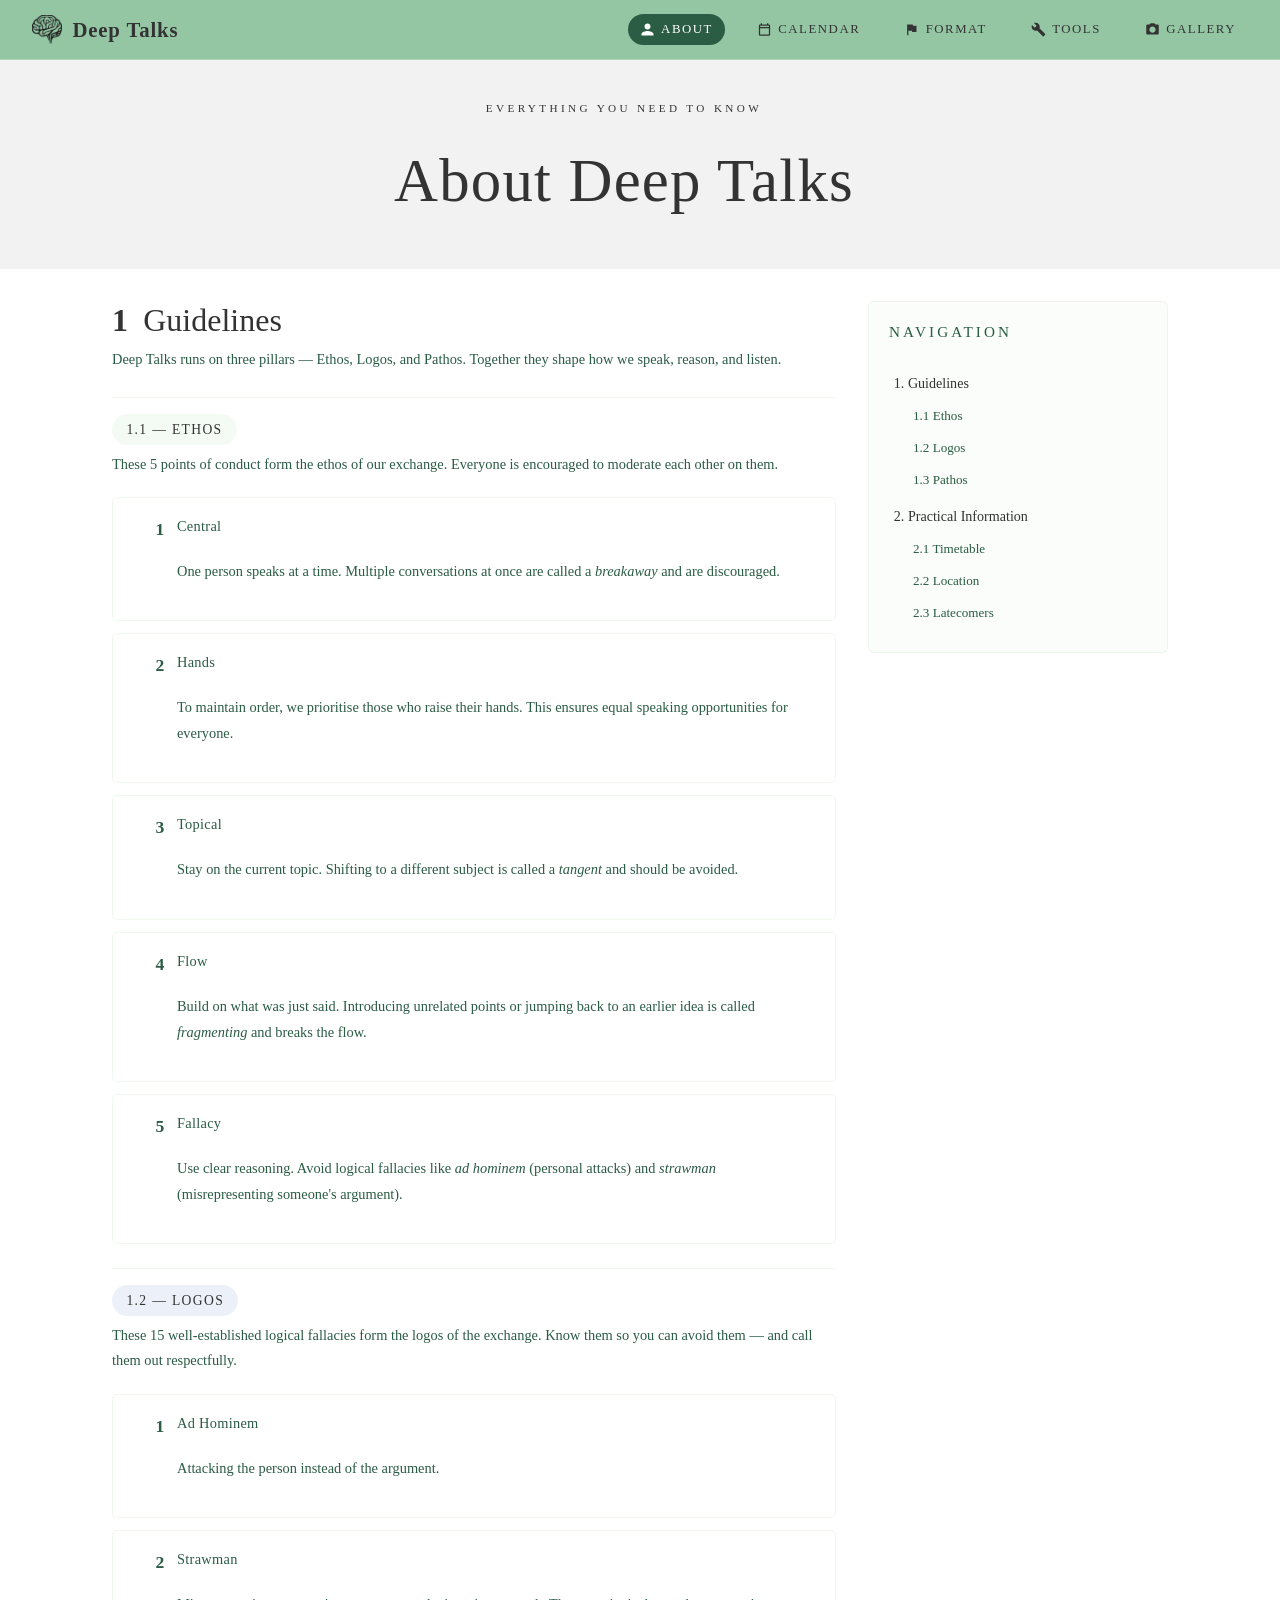
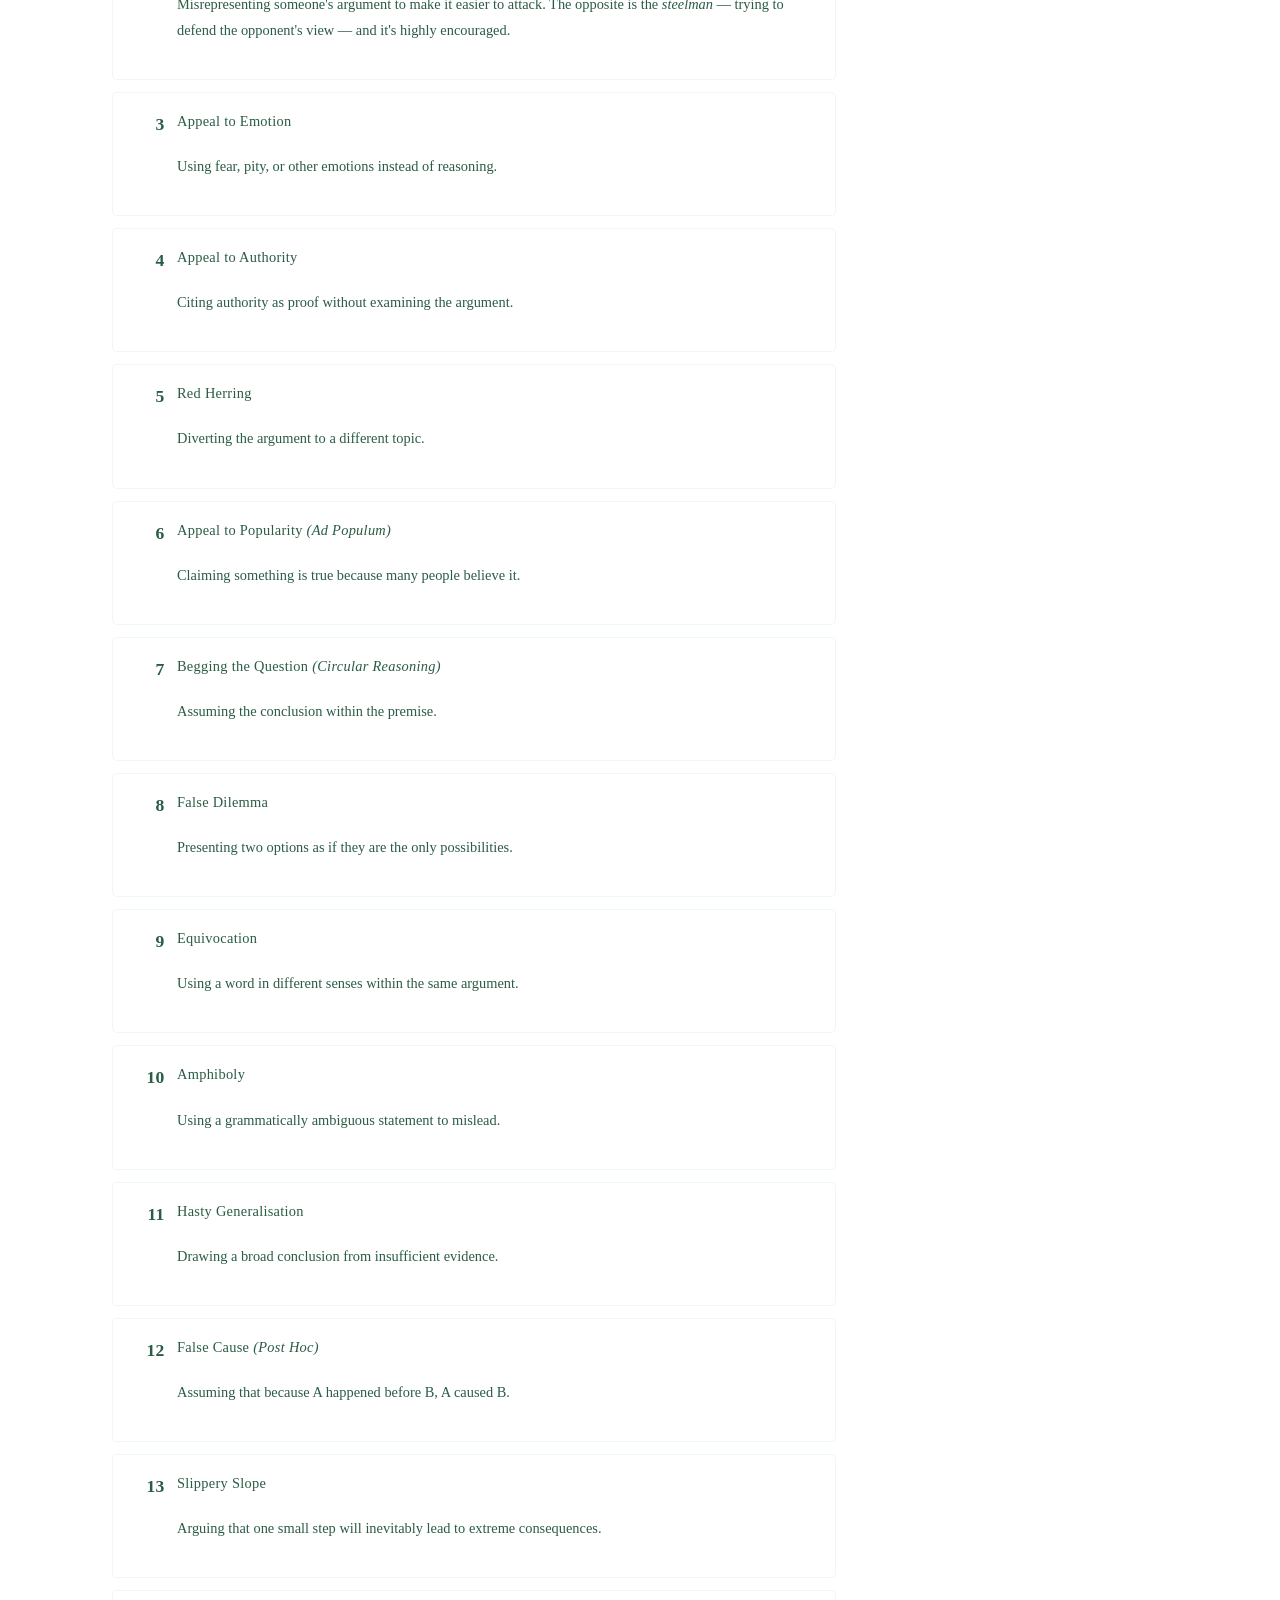
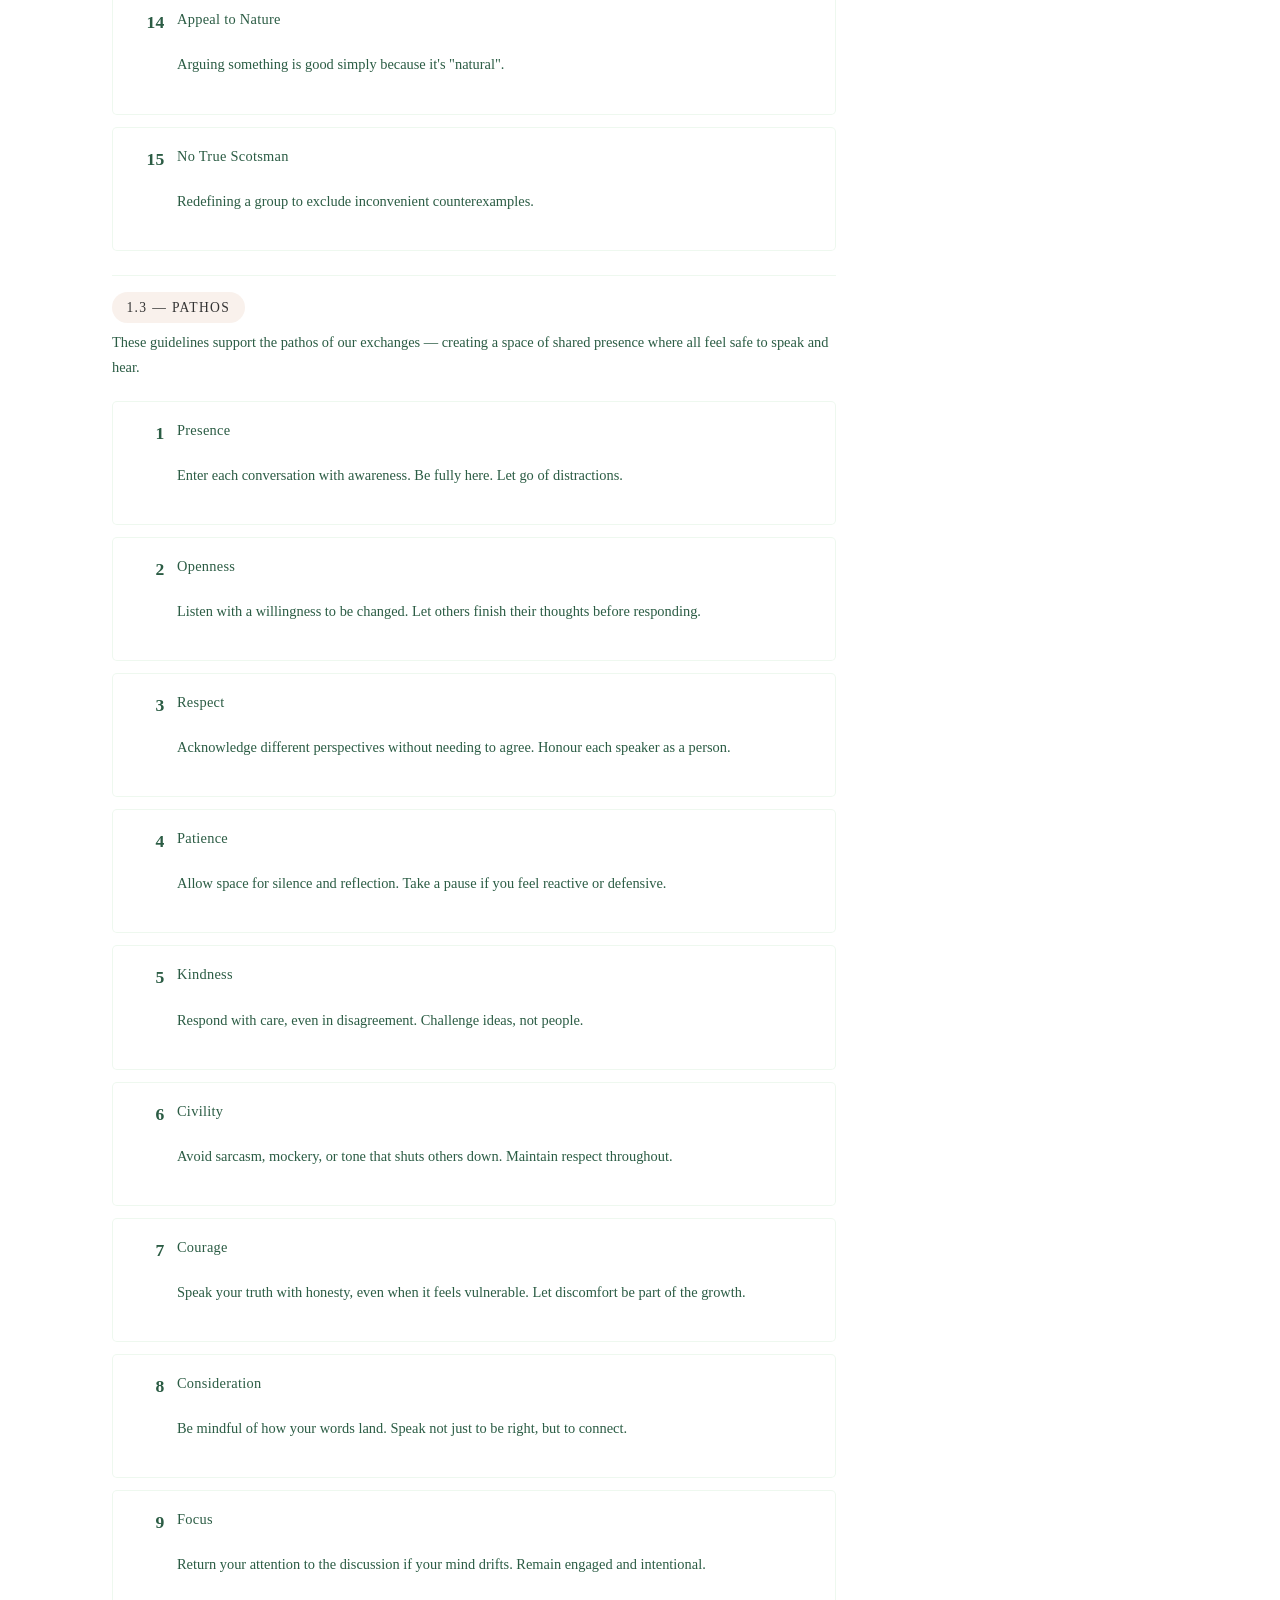
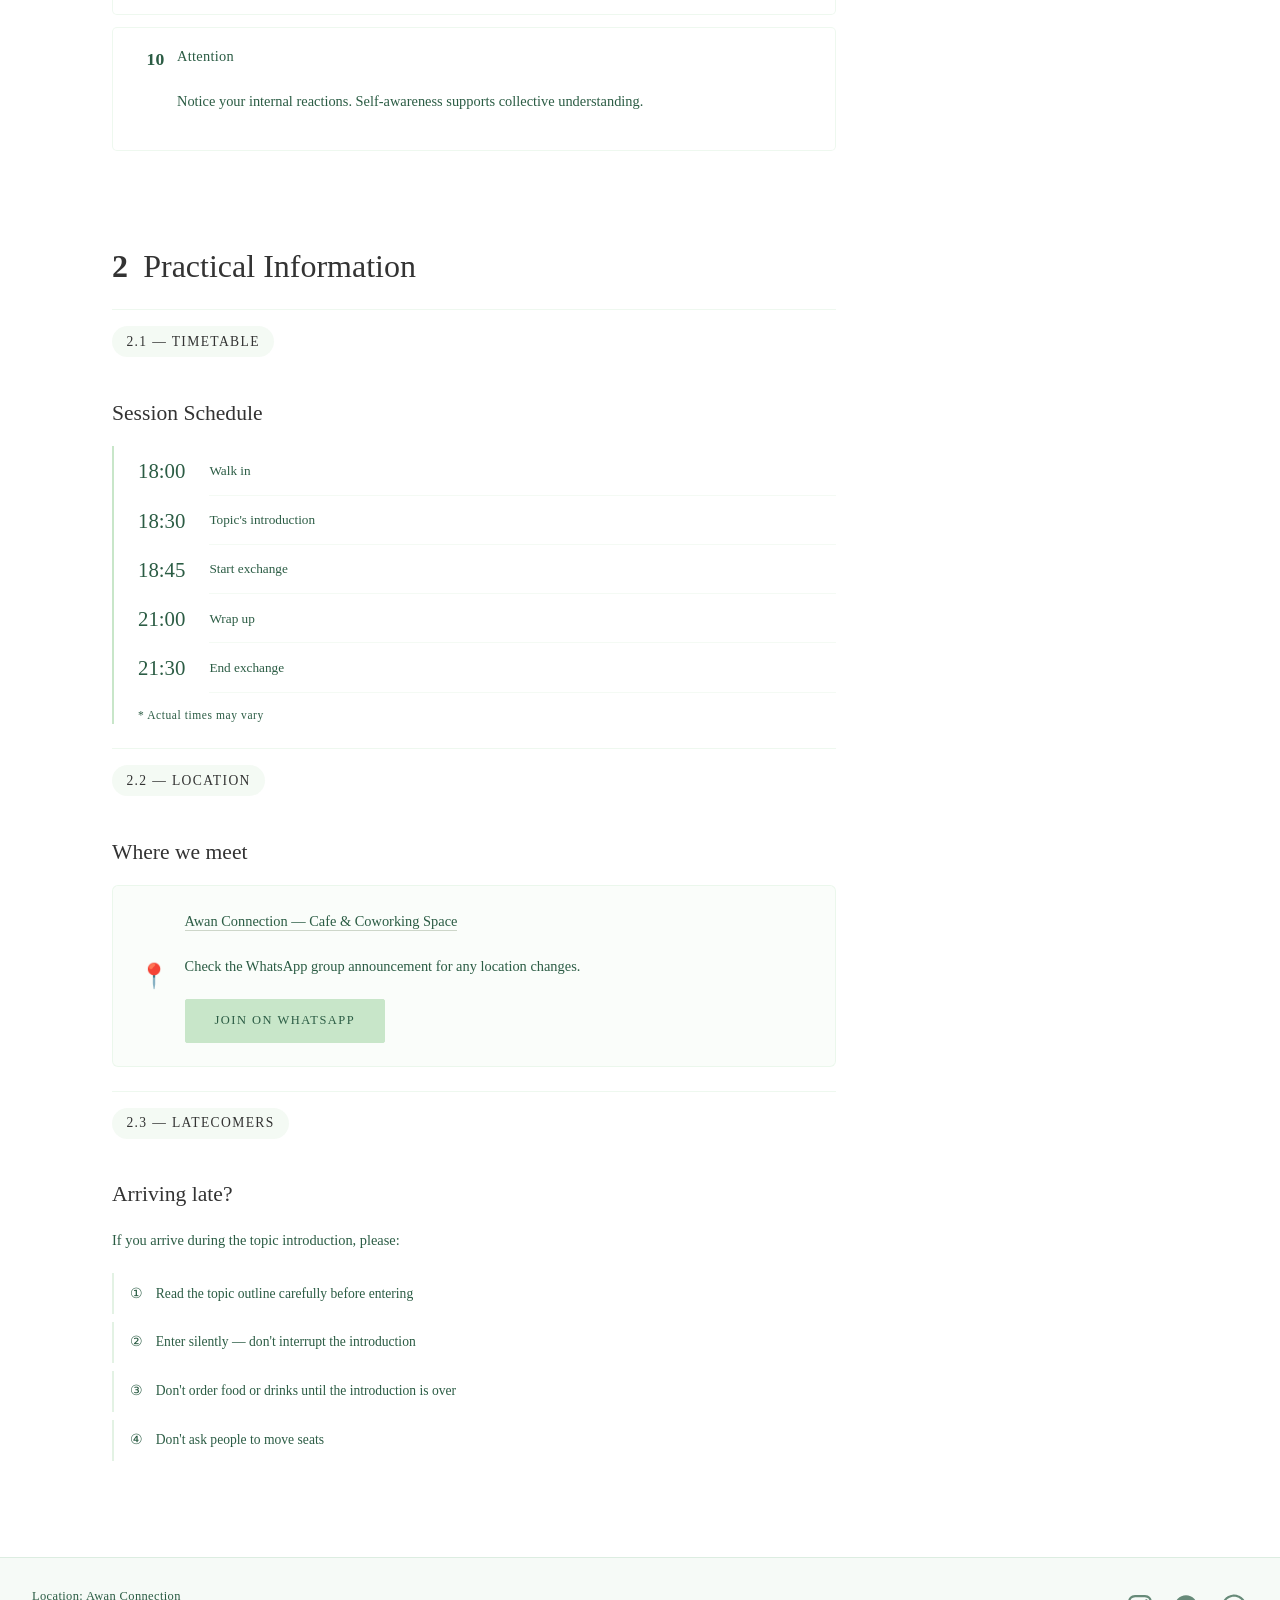
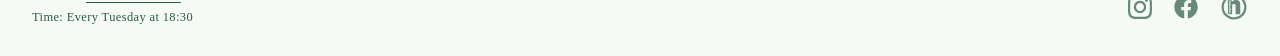
<file: about.html>
<!DOCTYPE html>
<html lang="en">
<head>
  <meta charset="UTF-8" />
  <meta http-equiv="Content-Security-Policy" content="default-src 'none'; manifest-src 'self'; worker-src 'self'; script-src 'self'; style-src 'self' 'unsafe-inline' https://fonts.googleapis.com; font-src https://fonts.gstatic.com; img-src 'self' https://api.qrserver.com; connect-src https://docs.google.com ws://127.0.0.1:*; frame-src 'none'; object-src 'none'; base-uri 'self'; form-action 'none';" />
  <meta name="viewport" content="width=device-width, initial-scale=1.0" />
  <title>About — Deep Talks</title>
  <!-- Open Graph / Social sharing -->
  <meta property="og:type" content="website" />
  <meta property="og:title" content="About — Deep Talks" />
  <meta property="og:description" content="Group circle discussions in Canggu, Bali. A community for meaningful conversations." />
  <meta property="og:url" content="https://deeptalkscanggu.github.io/about.html" />
  <meta property="og:image" content="https://deeptalkscanggu.github.io/images/deeptalks-green.webp" />
  <link rel="icon" href="images/favicon.webp" type="image/webp" />
  <link rel="manifest" href="manifest.json" />
  <link rel="apple-touch-icon" href="images/icon-192.png" />
  <meta name="theme-color" content="#2b5c44" />
  <meta name="apple-mobile-web-app-capable" content="yes" />
  <meta name="apple-mobile-web-app-status-bar-style" content="default" />
  <meta name="apple-mobile-web-app-title" content="Deep Talks" />
  <link rel="preconnect" href="https://fonts.googleapis.com" />
  <link rel="preconnect" href="https://fonts.gstatic.com" crossorigin />
  <link rel="stylesheet" href="https://fonts.googleapis.com/css2?family=Inter:wght@400;600&display=swap" />
  <link rel="stylesheet" href="style.css" />
  <style>
    /* ── TOC ── */
    .toc {
      display: block;
      position: static;
      background: rgba(200,230,201,0.1);
      border: 1px solid rgba(200,230,201,0.3);
      border-radius: 6px;
      padding: 1.3rem 1.6rem;
      margin: 1.5rem 0 2.5rem;
    }
    .toc ol {
      list-style: none;
      padding: 0;
      counter-reset: toc-section;
    }
    .toc > ol > li {
      margin-bottom: 0.75rem;
    }
    .toc a {
      color: var(--grey-dark);
      text-decoration: none;
      font-size: 0.88rem;
      transition: background 0.25s, color 0.25s, padding 0.25s;
      border-radius: 4px;
      padding: 0.1rem 0.3rem;
    }
    .toc a:hover { background: var(--green-dark); color: white; padding: 0.2rem 0.5rem; }
    .toc-title {
      font-size: 0.65rem;
      letter-spacing: 0.2em;
      text-transform: uppercase;
      color: var(--grey-soft);
      margin-bottom: 0.75rem;
    }
    .toc ol ol {
      margin-top: 0.4rem;
      margin-left: 1.2rem;
    }
    .toc ol ol li { margin-bottom: 0.4rem; }
    .toc ol ol a { font-size: 0.82rem; color: var(--green-dark); transition: background 0.25s, color 0.25s, padding 0.25s; border-radius: 4px; padding: 0.1rem 0.3rem; }
    .toc ol ol a:hover { background: var(--green-dark); color: white; padding: 0.2rem 0.5rem; }

    .about-page-hero {
      background: #f2f2f2;
      background-image: none;
      min-height: 200px;
      padding: calc(60px + 2.5rem) 2rem 2.5rem;
      margin-top: 0;
      justify-content: center;
      text-align: center;
      align-items: center;
    }

    .page-hero.about-page-hero .page-hero-eyebrow {
      color: var(--grey-dark);
      margin-bottom: 0.85rem;
    }

    .page-hero.about-page-hero + .content-section {
      padding-top: 0.5rem;
    }

    .about-section .section-tag {
      color: var(--grey-dark);
    }

    .location-name a {
      color: inherit;
      text-decoration: none;
      border-bottom: 1px solid rgba(120,140,110,0.35);
      padding-bottom: 1px;
    }

    @media (min-width: 980px) {
      .page-hero.about-page-hero {
        text-align: center;
        align-items: center;
        padding-left: 0;
      }
      .page-hero.about-page-hero .page-hero-eyebrow,
      .page-hero.about-page-hero h1 {
        max-width: 720px;
      }

      .content-section {
        max-width: 1120px !important;
        margin: 0 auto;
        padding: 2rem 2rem 2rem !important;
        display: grid;
        grid-template-columns: minmax(0, 1fr) 300px;
        grid-template-rows: auto;
        gap: 2rem;
        align-items: start;
      }

      .toc {
        margin: 0;
        position: sticky;
        top: 76px;
        align-self: start;
        grid-column: 2;
        grid-row: 1 / span 2;
        height: fit-content;
        padding: 1rem 1.25rem;
      }

      .about-section {
        grid-column: 1;
      }
    }

    .mobile-toc-wrapper {
      display: none;
    }

    @media (max-width: 979px) {
      .page-hero.about-page-hero {
        min-height: 160px;
        padding: calc(60px + 2rem) 2rem 2rem;
      }
      .content-section {
        display: block;
        max-width: 820px;
        margin: 0 auto;
        padding: 1.5rem 2rem 2rem;
      }
      .toc {
        display: none;
      }
      .mobile-toc-wrapper {
        display: block;
        max-width: 820px;
        margin: 1.5rem 1rem;
        padding: 1.3rem 1.6rem;
        background: rgba(200,230,201,0.1);
        border: 1px solid rgba(200,230,201,0.3);
        border-radius: 6px;
      }
      .mobile-toc-wrapper .toc-title { text-align: right; font-size: 0.95rem; letter-spacing: 0.2em; text-transform: uppercase; color: var(--green-dark); margin-bottom: 0.75rem; }
      .mobile-toc-list {
        list-style: none;
        text-align: right;
        padding: 0;
        margin: 0;
      }
      .mobile-toc-list li { margin-bottom: 0.75rem; }
      .mobile-toc-list ol { list-style: none; padding: 0; margin: 0.4rem 0 0 0; }
      .mobile-toc-list ol li { margin-bottom: 0.4rem; }
      .mobile-toc-list a { color: var(--grey-dark); text-decoration: none; font-size: 0.88rem; border-radius: 4px; padding: 0.1rem 0.3rem; transition: background 0.25s, color 0.25s, padding 0.25s; }
      .mobile-toc-list a:hover { background: var(--green-dark); color: white; padding: 0.2rem 0.5rem; }
      .mobile-toc-list ol a { font-size: 0.88rem; color: var(--green-dark); border-radius: 4px; padding: 0.1rem 0.3rem; transition: background 0.25s, color 0.25s, padding 0.25s; }
      .mobile-toc-list ol a:hover { background: var(--green-dark); color: white; padding: 0.2rem 0.5rem; }
    }

    /* ── SECTION HEADINGS ── */
    .about-section { margin-bottom: 4rem; }

    .section-heading {
      display: flex;
      align-items: baseline;
      gap: 0.75rem;
      margin-bottom: 0.5rem;
    }

    .section-number {
      font-size: 2rem;
      letter-spacing: 0.1em;
      color: var(--grey-dark);
      font-weight: 700;
      line-height: 1.2;
      flex-shrink: 0;
    }

    .about-section h2 {
      font-family: 'Times New Roman', serif;
      font-size: 2rem;
      font-weight: 400;
      color: var(--grey-dark);
      margin: 0;
      line-height: 1.2;
    }

    .about-section h3 {
      font-family: 'Times New Roman', serif;
      font-size: 1.35rem;
      font-weight: 400;
      color: var(--grey-dark);
      margin: 2rem 0 1rem;
    }

    .about-section p {
      color: var(--green-dark);
      font-size: 0.9rem;
      line-height: 1.8;
      margin-bottom: 1.2rem;
    }

    /* ── RULE CARDS ── */
    .rules-grid {
      display: grid;
      gap: 0.75rem;
      margin-top: 1rem;
    }

    .rule-card {
      display: grid;
      grid-template-columns: 2rem 1fr;
      gap: 0.8rem;
      align-items: start;
      background: rgba(255,255,255,0.8);
      border: 1px solid rgba(200,230,201,0.3);
      border-radius: 5px;
      padding: 1rem 1.2rem;
      transition: border-color 0.2s, background 0.2s;
    }

    .rule-card:hover {
      border-color: rgba(200,230,201,0.5);
      background: rgba(200,230,201,0.1);
    }

    .rule-num {
      font-family: 'Times New Roman', serif;
      font-size: 1.1rem;
      color: var(--green-dark);
      font-weight: 600;
      text-align: right;
      padding-top: 1px;
    }

    .rule-body {}

    .rule-name {
      font-size: 0.85rem;
      font-weight: 500;
      color: var(--grey-dark);
      letter-spacing: 0.02em;
      margin-bottom: 0.25rem;
    }

    .rule-desc {
      font-size: 0.8rem;
      color: var(--green-dark);
      line-height: 1.6;
      margin: 0;
    }

    /* ── TIMETABLE ── */
    .timetable {
      display: grid;
      grid-template-columns: auto 1fr;
      gap: 0 1.5rem;
      margin-top: 1rem;
      border-left: 2px solid var(--green-mid);
      padding-left: 1.5rem;
    }

    .time-slot-time {
      font-family: 'Times New Roman', serif;
      font-size: 1.3rem;
      color: var(--green-dark);
      padding: 0.5rem 0;
      white-space: nowrap;
    }

    .time-slot-label {
      font-size: 0.83rem;
      color: var(--green-dark);
      padding: 0.5rem 0;
      display: flex;
      align-items: center;
      border-bottom: 1px solid rgba(200,230,201,0.2);
    }

    .timetable-note {
      grid-column: 1 / -1;
      font-size: 0.72rem;
      color: var(--green-dark);
      margin-top: 0.8rem;
      letter-spacing: 0.05em;
    }

    /* ── LOCATION CARD ── */
    .location-card {
      background: rgba(200,230,201,0.1);
      border: 1px solid rgba(200,230,201,0.3);
      border-radius: 6px;
      padding: 1.4rem 1.6rem;
      display: flex;
      align-items: center;
      gap: 1rem;
      margin-top: 1rem;
    }

    .location-icon { font-size: 1.5rem; }

    .location-name {
      font-family: 'Times New Roman', serif;
      font-size: 1.2rem;
      color: var(--grey-dark);
    }

    .location-sub {
      font-size: 0.78rem;
      color: var(--green-dark);
      margin-top: 0.2rem;
    }

    /* ── LATECOMERS ── */
    .latecomer-steps {
      list-style: none;
      margin-top: 1rem;
      display: flex;
      flex-direction: column;
      gap: 0.5rem;
    }

    .latecomer-steps li {
      display: flex;
      gap: 0.8rem;
      align-items: flex-start;
      font-size: 0.85rem;
      color: var(--green-dark);
      padding: 0.6rem 1rem;
      border-left: 2px solid rgba(200,230,201,0.5);
    }

    .step-icon { color: var(--green-dark); font-style: normal; flex-shrink: 0; }

    /* ── DIVIDER ── */
    .about-divider {
      border: none;
      border-top: 1px solid rgba(200,230,201,0.3);
      margin: 1.5rem 0 1rem;
    }

    /* ── PATHOS / ETHOS COLOURS ── */
    .tag-ethos  { background: rgba(200,230,201,0.2); color: var(--green-mid); }
    .tag-logos  { background: rgba(100,140,200,0.12); color: #9ab4e8; }
    .tag-pathos { background: rgba(200,140,100,0.12); color: #e8c49a; }

    .about-section .section-tag,
    .about-section .section-tag.tag-ethos,
    .about-section .section-tag.tag-logos,
    .about-section .section-tag.tag-pathos {
      color: var(--grey-dark);
    }

    .section-tag {
      display: inline-block;
      font-size: 0.85rem;
      letter-spacing: 0.1em;
      text-transform: uppercase;
      padding: 0.3rem 0.9rem;
      border-radius: 20px;
      margin-bottom: 0.4rem;
    }
  </style>

</head>
<body>

  <nav id="nav-root"></nav>

  <section class="page-hero about-page-hero">
    <p class="page-hero-eyebrow">Everything You Need To Know</p>
    <h1>About Deep Talks</h1>
  </section>

  <div class="mobile-toc-wrapper">
    <p class="toc-title">Navigation</p>
    <ol class="mobile-toc-list">
      <li><a href="#guidelines">Guidelines 1</a>
        <ol>
          <li><a href="#ethos">Ethos 1.1</a></li>
          <li><a href="#logos">Logos 1.2</a></li>
          <li><a href="#pathos">Pathos 1.3</a></li>
        </ol>
      </li>
      <li><a href="#practical">Practical Information 2</a>
        <ol>
          <li><a href="#timetable">Timetable 2.1</a></li>
          <li><a href="#location">Location 2.2</a></li>
          <li><a href="#latecomers">Latecomers 2.3</a></li>
        </ol>
      </li>
    </ol>
  </div>

  <div class="content-section" style="max-width: 820px;">

    <!-- TABLE OF CONTENTS -->
    <nav class="toc" aria-label="Table of contents">
      <p class="toc-title">Navigation</p>
      <ol>
        <li>
          <a href="#guidelines">1. Guidelines</a>
          <ol>
            <li><a href="#ethos">1.1 Ethos</a></li>
            <li><a href="#logos">1.2 Logos</a></li>
            <li><a href="#pathos">1.3 Pathos</a></li>
          </ol>
        </li>
        <li>
          <a href="#practical">2. Practical Information</a>
          <ol>
            <li><a href="#timetable">2.1 Timetable</a></li>
            <li><a href="#location">2.2 Location</a></li>
            <li><a href="#latecomers">2.3 Latecomers</a></li>
          </ol>
        </li>
      </ol>
    </nav>

    <!-- ── 1. GUIDELINES ── -->
    <div class="about-section" id="guidelines">
      <div class="section-heading">
        <span class="section-number">1</span>
        <h2>Guidelines</h2>
      </div>
      <p>Deep Talks runs on three pillars — Ethos, Logos, and Pathos. Together they shape how we speak, reason, and listen.</p>

      <!-- 1.1 ETHOS -->
      <hr class="about-divider" id="ethos" />
      <span class="section-tag tag-ethos">1.1 — Ethos</span>
      <p>These 5 points of conduct form the ethos of our exchange. Everyone is encouraged to moderate each other on them.</p>

      <div class="rules-grid">
        <div class="rule-card">
          <span class="rule-num">1</span>
          <div class="rule-body">
            <p class="rule-name">Central</p>
            <p class="rule-desc">One person speaks at a time. Multiple conversations at once are called a <em>breakaway</em> and are discouraged.</p>
          </div>
        </div>
        <div class="rule-card">
          <span class="rule-num">2</span>
          <div class="rule-body">
            <p class="rule-name">Hands</p>
            <p class="rule-desc">To maintain order, we prioritise those who raise their hands. This ensures equal speaking opportunities for everyone.</p>
          </div>
        </div>
        <div class="rule-card">
          <span class="rule-num">3</span>
          <div class="rule-body">
            <p class="rule-name">Topical</p>
            <p class="rule-desc">Stay on the current topic. Shifting to a different subject is called a <em>tangent</em> and should be avoided.</p>
          </div>
        </div>
        <div class="rule-card">
          <span class="rule-num">4</span>
          <div class="rule-body">
            <p class="rule-name">Flow</p>
            <p class="rule-desc">Build on what was just said. Introducing unrelated points or jumping back to an earlier idea is called <em>fragmenting</em> and breaks the flow.</p>
          </div>
        </div>
        <div class="rule-card">
          <span class="rule-num">5</span>
          <div class="rule-body">
            <p class="rule-name">Fallacy</p>
            <p class="rule-desc">Use clear reasoning. Avoid logical fallacies like <em>ad hominem</em> (personal attacks) and <em>strawman</em> (misrepresenting someone's argument).</p>
          </div>
        </div>
      </div>

      <!-- 1.2 LOGOS -->
      <hr class="about-divider" id="logos" />
      <span class="section-tag tag-logos">1.2 — Logos</span>
      <p>These 15 well-established logical fallacies form the logos of the exchange. Know them so you can avoid them — and call them out respectfully.</p>

      <div class="rules-grid">
        <div class="rule-card">
          <span class="rule-num">1</span>
          <div class="rule-body">
            <p class="rule-name">Ad Hominem</p>
            <p class="rule-desc">Attacking the person instead of the argument.</p>
          </div>
        </div>
        <div class="rule-card">
          <span class="rule-num">2</span>
          <div class="rule-body">
            <p class="rule-name">Strawman</p>
            <p class="rule-desc">Misrepresenting someone's argument to make it easier to attack. The opposite is the <em>steelman</em> — trying to defend the opponent's view — and it's highly encouraged.</p>
          </div>
        </div>
        <div class="rule-card">
          <span class="rule-num">3</span>
          <div class="rule-body">
            <p class="rule-name">Appeal to Emotion</p>
            <p class="rule-desc">Using fear, pity, or other emotions instead of reasoning.</p>
          </div>
        </div>
        <div class="rule-card">
          <span class="rule-num">4</span>
          <div class="rule-body">
            <p class="rule-name">Appeal to Authority</p>
            <p class="rule-desc">Citing authority as proof without examining the argument.</p>
          </div>
        </div>
        <div class="rule-card">
          <span class="rule-num">5</span>
          <div class="rule-body">
            <p class="rule-name">Red Herring</p>
            <p class="rule-desc">Diverting the argument to a different topic.</p>
          </div>
        </div>
        <div class="rule-card">
          <span class="rule-num">6</span>
          <div class="rule-body">
            <p class="rule-name">Appeal to Popularity <em>(Ad Populum)</em></p>
            <p class="rule-desc">Claiming something is true because many people believe it.</p>
          </div>
        </div>
        <div class="rule-card">
          <span class="rule-num">7</span>
          <div class="rule-body">
            <p class="rule-name">Begging the Question <em>(Circular Reasoning)</em></p>
            <p class="rule-desc">Assuming the conclusion within the premise.</p>
          </div>
        </div>
        <div class="rule-card">
          <span class="rule-num">8</span>
          <div class="rule-body">
            <p class="rule-name">False Dilemma</p>
            <p class="rule-desc">Presenting two options as if they are the only possibilities.</p>
          </div>
        </div>
        <div class="rule-card">
          <span class="rule-num">9</span>
          <div class="rule-body">
            <p class="rule-name">Equivocation</p>
            <p class="rule-desc">Using a word in different senses within the same argument.</p>
          </div>
        </div>
        <div class="rule-card">
          <span class="rule-num">10</span>
          <div class="rule-body">
            <p class="rule-name">Amphiboly</p>
            <p class="rule-desc">Using a grammatically ambiguous statement to mislead.</p>
          </div>
        </div>
        <div class="rule-card">
          <span class="rule-num">11</span>
          <div class="rule-body">
            <p class="rule-name">Hasty Generalisation</p>
            <p class="rule-desc">Drawing a broad conclusion from insufficient evidence.</p>
          </div>
        </div>
        <div class="rule-card">
          <span class="rule-num">12</span>
          <div class="rule-body">
            <p class="rule-name">False Cause <em>(Post Hoc)</em></p>
            <p class="rule-desc">Assuming that because A happened before B, A caused B.</p>
          </div>
        </div>
        <div class="rule-card">
          <span class="rule-num">13</span>
          <div class="rule-body">
            <p class="rule-name">Slippery Slope</p>
            <p class="rule-desc">Arguing that one small step will inevitably lead to extreme consequences.</p>
          </div>
        </div>
        <div class="rule-card">
          <span class="rule-num">14</span>
          <div class="rule-body">
            <p class="rule-name">Appeal to Nature</p>
            <p class="rule-desc">Arguing something is good simply because it's "natural".</p>
          </div>
        </div>
        <div class="rule-card">
          <span class="rule-num">15</span>
          <div class="rule-body">
            <p class="rule-name">No True Scotsman</p>
            <p class="rule-desc">Redefining a group to exclude inconvenient counterexamples.</p>
          </div>
        </div>
      </div>

      <!-- 1.3 PATHOS -->
      <hr class="about-divider" id="pathos" />
      <span class="section-tag tag-pathos">1.3 — Pathos</span>
      <p>These guidelines support the pathos of our exchanges — creating a space of shared presence where all feel safe to speak and hear.</p>

      <div class="rules-grid">
        <div class="rule-card">
          <span class="rule-num">1</span>
          <div class="rule-body">
            <p class="rule-name">Presence</p>
            <p class="rule-desc">Enter each conversation with awareness. Be fully here. Let go of distractions.</p>
          </div>
        </div>
        <div class="rule-card">
          <span class="rule-num">2</span>
          <div class="rule-body">
            <p class="rule-name">Openness</p>
            <p class="rule-desc">Listen with a willingness to be changed. Let others finish their thoughts before responding.</p>
          </div>
        </div>
        <div class="rule-card">
          <span class="rule-num">3</span>
          <div class="rule-body">
            <p class="rule-name">Respect</p>
            <p class="rule-desc">Acknowledge different perspectives without needing to agree. Honour each speaker as a person.</p>
          </div>
        </div>
        <div class="rule-card">
          <span class="rule-num">4</span>
          <div class="rule-body">
            <p class="rule-name">Patience</p>
            <p class="rule-desc">Allow space for silence and reflection. Take a pause if you feel reactive or defensive.</p>
          </div>
        </div>
        <div class="rule-card">
          <span class="rule-num">5</span>
          <div class="rule-body">
            <p class="rule-name">Kindness</p>
            <p class="rule-desc">Respond with care, even in disagreement. Challenge ideas, not people.</p>
          </div>
        </div>
        <div class="rule-card">
          <span class="rule-num">6</span>
          <div class="rule-body">
            <p class="rule-name">Civility</p>
            <p class="rule-desc">Avoid sarcasm, mockery, or tone that shuts others down. Maintain respect throughout.</p>
          </div>
        </div>
        <div class="rule-card">
          <span class="rule-num">7</span>
          <div class="rule-body">
            <p class="rule-name">Courage</p>
            <p class="rule-desc">Speak your truth with honesty, even when it feels vulnerable. Let discomfort be part of the growth.</p>
          </div>
        </div>
        <div class="rule-card">
          <span class="rule-num">8</span>
          <div class="rule-body">
            <p class="rule-name">Consideration</p>
            <p class="rule-desc">Be mindful of how your words land. Speak not just to be right, but to connect.</p>
          </div>
        </div>
        <div class="rule-card">
          <span class="rule-num">9</span>
          <div class="rule-body">
            <p class="rule-name">Focus</p>
            <p class="rule-desc">Return your attention to the discussion if your mind drifts. Remain engaged and intentional.</p>
          </div>
        </div>
        <div class="rule-card">
          <span class="rule-num">10</span>
          <div class="rule-body">
            <p class="rule-name">Attention</p>
            <p class="rule-desc">Notice your internal reactions. Self-awareness supports collective understanding.</p>
          </div>
        </div>
      </div>
    </div>

    <!-- ── 2. PRACTICAL INFORMATION ── -->
    <div class="about-section" id="practical">
      <div class="section-heading">
        <span class="section-number">2</span>
        <h2>Practical Information</h2>
      </div>

      <!-- 2.1 TIMETABLE -->
      <hr class="about-divider" id="timetable" />
      <span class="section-tag tag-ethos">2.1 — Timetable</span>
      <h3>Session Schedule</h3>

      <div class="timetable">
        <span class="time-slot-time">18:00</span>
        <span class="time-slot-label">Walk in</span>

        <span class="time-slot-time">18:30</span>
        <span class="time-slot-label">Topic's introduction</span>

        <span class="time-slot-time">18:45</span>
        <span class="time-slot-label">Start exchange</span>

        <span class="time-slot-time">21:00</span>
        <span class="time-slot-label">Wrap up</span>

        <span class="time-slot-time">21:30</span>
        <span class="time-slot-label">End exchange</span>

        <span class="timetable-note">* Actual times may vary</span>
      </div>

      <!-- 2.2 LOCATION -->
      <hr class="about-divider" id="location" />
      <span class="section-tag tag-ethos">2.2 — Location</span>
      <h3>Where we meet</h3>

      <div class="location-card">
        <span class="location-icon">📍</span>
        <div>
          <p class="location-name"><a href="https://maps.app.goo.gl/g7SFhJDFu26mUhKx5" target="_blank" rel="noopener noreferrer">Awan Connection — Cafe &amp; Coworking Space</a></p>
          <p class="location-sub">Check the WhatsApp group announcement for any location changes.</p>
      <div style="margin-top:1rem;">
        <a class="btn-solid" data-wa-group="deeptalks" target="_blank" rel="noopener noreferrer">Join on WhatsApp</a>
      </div>
        </div>
      </div>

      <!-- 2.3 LATECOMERS -->
      <hr class="about-divider" id="latecomers" />
      <span class="section-tag tag-ethos">2.3 — Latecomers</span>
      <h3>Arriving late?</h3>
      <p>If you arrive during the topic introduction, please:</p>

      <ul class="latecomer-steps">
        <li>
          <em class="step-icon">①</em>
          Read the topic outline carefully before entering
        </li>
        <li>
          <em class="step-icon">②</em>
          Enter silently — don't interrupt the introduction
        </li>
        <li>
          <em class="step-icon">③</em>
          Don't order food or drinks until the introduction is over
        </li>
        <li>
          <em class="step-icon">④</em>
          Don't ask people to move seats
        </li>
      </ul>
    </div>

  </div>

  <footer id="footer-root"></footer>
  <script src="js/components.js"></script>
  <script src="js/links.js"></script>
</body>
</html>
</file>
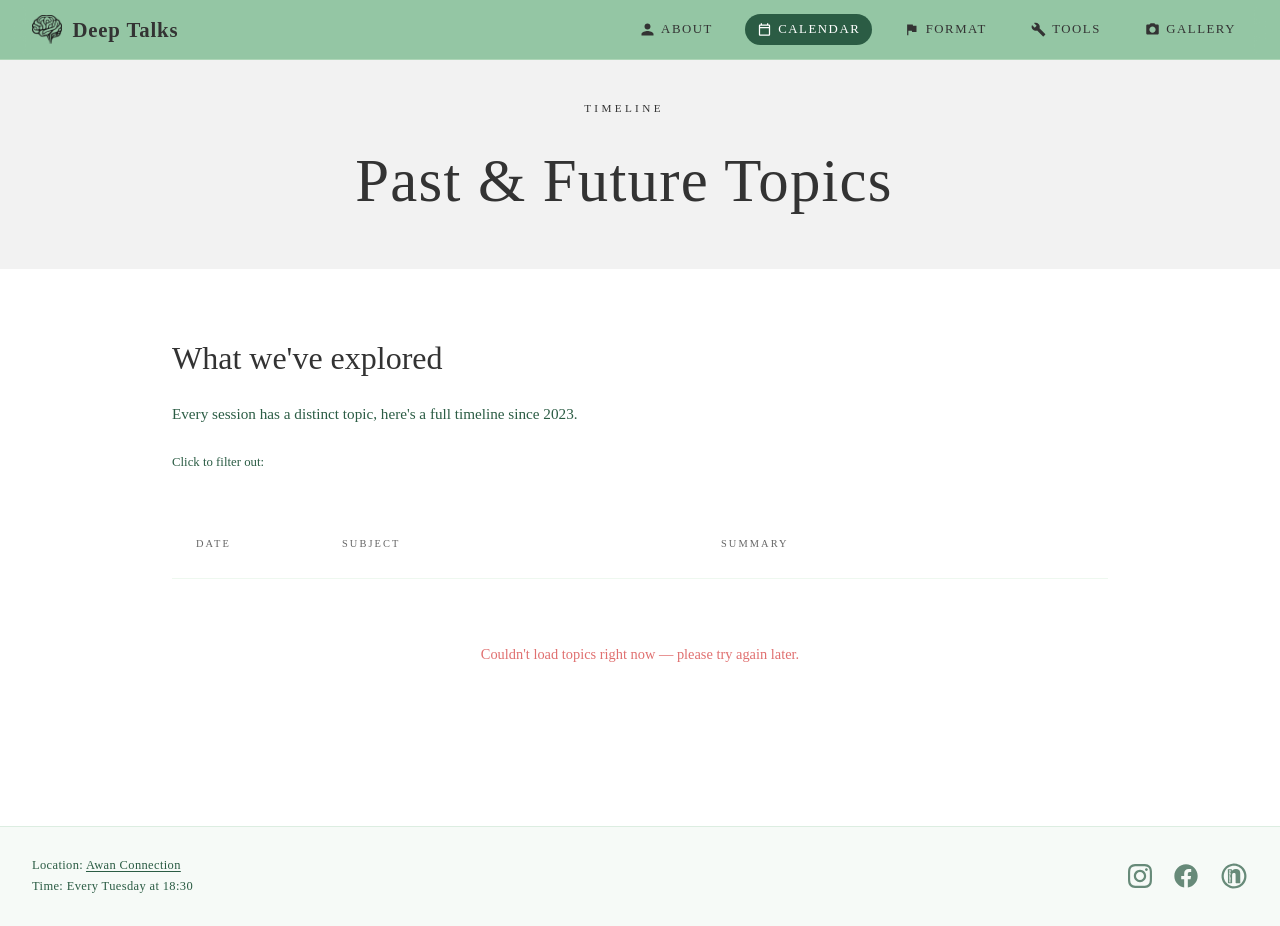
<file: calendar.html>
<!DOCTYPE html>
<html lang="en">
<head>
  <meta charset="UTF-8" />
  <meta http-equiv="Content-Security-Policy" content="default-src 'none'; manifest-src 'self'; worker-src 'self'; script-src 'self'; style-src 'self' 'unsafe-inline' https://fonts.googleapis.com; font-src https://fonts.gstatic.com; img-src 'self' https://api.qrserver.com; connect-src https://docs.google.com ws://127.0.0.1:*; frame-src 'none'; object-src 'none'; base-uri 'self'; form-action 'none';" />
  <meta name="viewport" content="width=device-width, initial-scale=1.0" />
  <title>Past Topics — Deep Talks</title>
  <!-- Open Graph / Social sharing -->
  <meta property="og:type" content="website" />
  <meta property="og:title" content="Calendar — Deep Talks" />
  <meta property="og:description" content="Group circle discussions in Canggu, Bali. A community for meaningful conversations." />
  <meta property="og:url" content="https://deeptalkscanggu.github.io/calendar.html" />
  <meta property="og:image" content="https://deeptalkscanggu.github.io/images/deeptalks-green.webp" />
  <link rel="icon" href="images/favicon.webp" type="image/webp" />
  <link rel="manifest" href="manifest.json" />
  <link rel="apple-touch-icon" href="images/icon-192.png" />
  <meta name="theme-color" content="#2b5c44" />
  <meta name="apple-mobile-web-app-capable" content="yes" />
  <meta name="apple-mobile-web-app-status-bar-style" content="default" />
  <meta name="apple-mobile-web-app-title" content="Deep Talks" />
  <link rel="preconnect" href="https://fonts.googleapis.com" />
  <link rel="preconnect" href="https://fonts.gstatic.com" crossorigin />
  <link rel="stylesheet" href="https://fonts.googleapis.com/css2?family=Inter:wght@400;600&display=swap" />
  <link rel="stylesheet" href="style.css" />
  <style>
    .topics-header {
      display: grid;
      grid-template-columns: 130px 1fr 1fr;
      gap: 1rem;
      padding: 0.6rem 1.5rem;
      font-size: 0.65rem;
      letter-spacing: 0.2em;
      text-transform: uppercase;
      color: var(--grey-mid);
      border-bottom: 1px solid rgba(200,230,201,0.3);
      margin-top: 2.5rem;
    }
    .past-page-hero {
      background: #f2f2f2;
      background-image: none;
      min-height: 200px;
      padding: calc(60px + 2.5rem) 2rem 2.5rem;
      margin-top: 0;
      justify-content: center;
      text-align: center;
      align-items: center;
    }
    .page-hero.past-page-hero .page-hero-eyebrow {
      color: var(--grey-dark);
      margin-bottom: 0.85rem;
    }
    .page-hero.past-page-hero h1 {
      color: var(--grey-dark);
    }
    @media (min-width: 980px) {
      .page-hero.past-page-hero {
        text-align: center;
        align-items: center;
        padding-left: 0;
      }
      .page-hero.past-page-hero .page-hero-eyebrow,
      .page-hero.past-page-hero h1 {
        max-width: 720px;
      }
    }
    @media (max-width: 979px) {
      .page-hero.past-page-hero {
        min-height: 160px;
        padding: calc(60px + 2rem) 2rem 2rem;
      }
    }
    .content-section > .btn-outline {
      margin: 1rem 0 1.5rem;
      display: inline-block;
    }
    .topic-row {
      display: grid;
      grid-template-columns: 130px 1fr 1fr;
      gap: 1rem;
      align-items: start;
      padding: 1.2rem 1.5rem;
      border-bottom: 1px solid rgba(200,230,201,0.2);
      transition: background 0.2s;
      animation: fadeUp 0.5s ease both;
    }
    .topic-row:hover { background: rgba(200,230,201,0.1); }
    .topic-date {
      font-size: 0.78rem;
      color: var(--green-dark);
      font-variant-numeric: tabular-nums;
      padding-top: 3px;
    }
    .topic-subject {
      font-family: 'Times New Roman', serif;
      font-size: 1.2rem;
      font-weight: 400;
      color: var(--grey-dark);
      line-height: 1.3;
    }
    .topic-host {
      font-size: 0.73rem;
      color: var(--green-dark);
      letter-spacing: 0.04em;
      margin-top: 4px;
    }
    .topic-explanation {
      font-size: 0.82rem;
      color: var(--green-dark);
      line-height: 1.6;
    }
.loading-state, .error-state, .empty-state {
      text-align: center;
      padding: 4rem 2rem;
      color: var(--green-dark);
      font-size: 0.9rem;
    }
    .loading-state .spinner {
      width: 28px;
      height: 28px;
      border: 2px solid rgba(200,230,201,0.3);
      border-top-color: var(--green-dark);
      border-radius: 50%;
      animation: spin 0.8s linear infinite;
      margin: 0 auto 1rem;
    }
    .error-state { color: #e07070; }
    .count-badge {
      font-size: 0.72rem;
      color: var(--green-dark);
      letter-spacing: 0.08em;
      margin-top: 0.4rem;
    }
    @keyframes spin { to { transform: rotate(360deg); } }
    .year-banner {
      background: rgba(140, 195, 158, 1);
      text-align: center;
      color: black;
      padding: 0.5rem 1rem;
      font-size: 1.2rem;
      font-weight: bold;
      margin: 1rem 0;
      border-radius: 4px;
    }
    @media (max-width: 680px) {
      .topics-header { display: none; }
      .topic-row {
        grid-template-columns: 1fr;
        gap: 0.4rem;
      }
    }

    .filter-bar {
      display: flex;
      flex-wrap: wrap;
      gap: 0.5rem;
      margin: 0.75rem 0 1.5rem;
    }
    .filter-btn {
      display: inline-flex;
      align-items: center;
      gap: 0.4rem;
      padding: 0.3rem 0.75rem;
      border: 1px solid rgba(140, 195, 158, 0.5);
      border-radius: 999px;
      background: rgba(140, 195, 158, 0.1);
      color: var(--green-dark);
      font-size: 0.75rem;
      cursor: pointer;
      transition: background 0.15s, border-color 0.15s, opacity 0.15s;
      user-select: none;
    }
    .filter-btn:hover {
      background: rgba(140, 195, 158, 0.22);
      border-color: rgba(140, 195, 158, 0.7);
    }
    .filter-btn.hidden-filter {
      opacity: 0.4;
      text-decoration: line-through;
      background: transparent;
    }
    .topic-row.filtered-out {
      display: none;
    }
  </style>

</head>
<body>

  <nav id="nav-root"></nav>

  <section class="page-hero past-page-hero">
    <p class="page-hero-eyebrow">Timeline</p>
    <h1>Past & Future Topics</h1>
  </section>

  <div class="content-section" style="max-width: 1000px;">
    <h2>What we've explored</h2>
    <p>Every session has a distinct topic, here's a full timeline since 2023.</p>
    <p class="count-badge" id="topic-count"></p>
    <p style="font-size:0.8rem; color:var(--green-dark); margin: 1.25rem 0 0.4rem;">Click to filter out:</p>
    <div class="filter-bar" id="filter-bar"></div>

    <div class="topics-header">
      <span>Date</span>
      <span>Subject</span>
      <span>Summary</span>
      <span></span>
    </div>

    <div id="topics-container">
      <div class="loading-state">
        <div class="spinner"></div>
        Fetching past topics…
      </div>
    </div>
  </div>

  <footer id="footer-root"></footer>

  <script src="js/calendar.js"></script>
  <script src="js/components.js"></script>
</body>
</html>
</file>
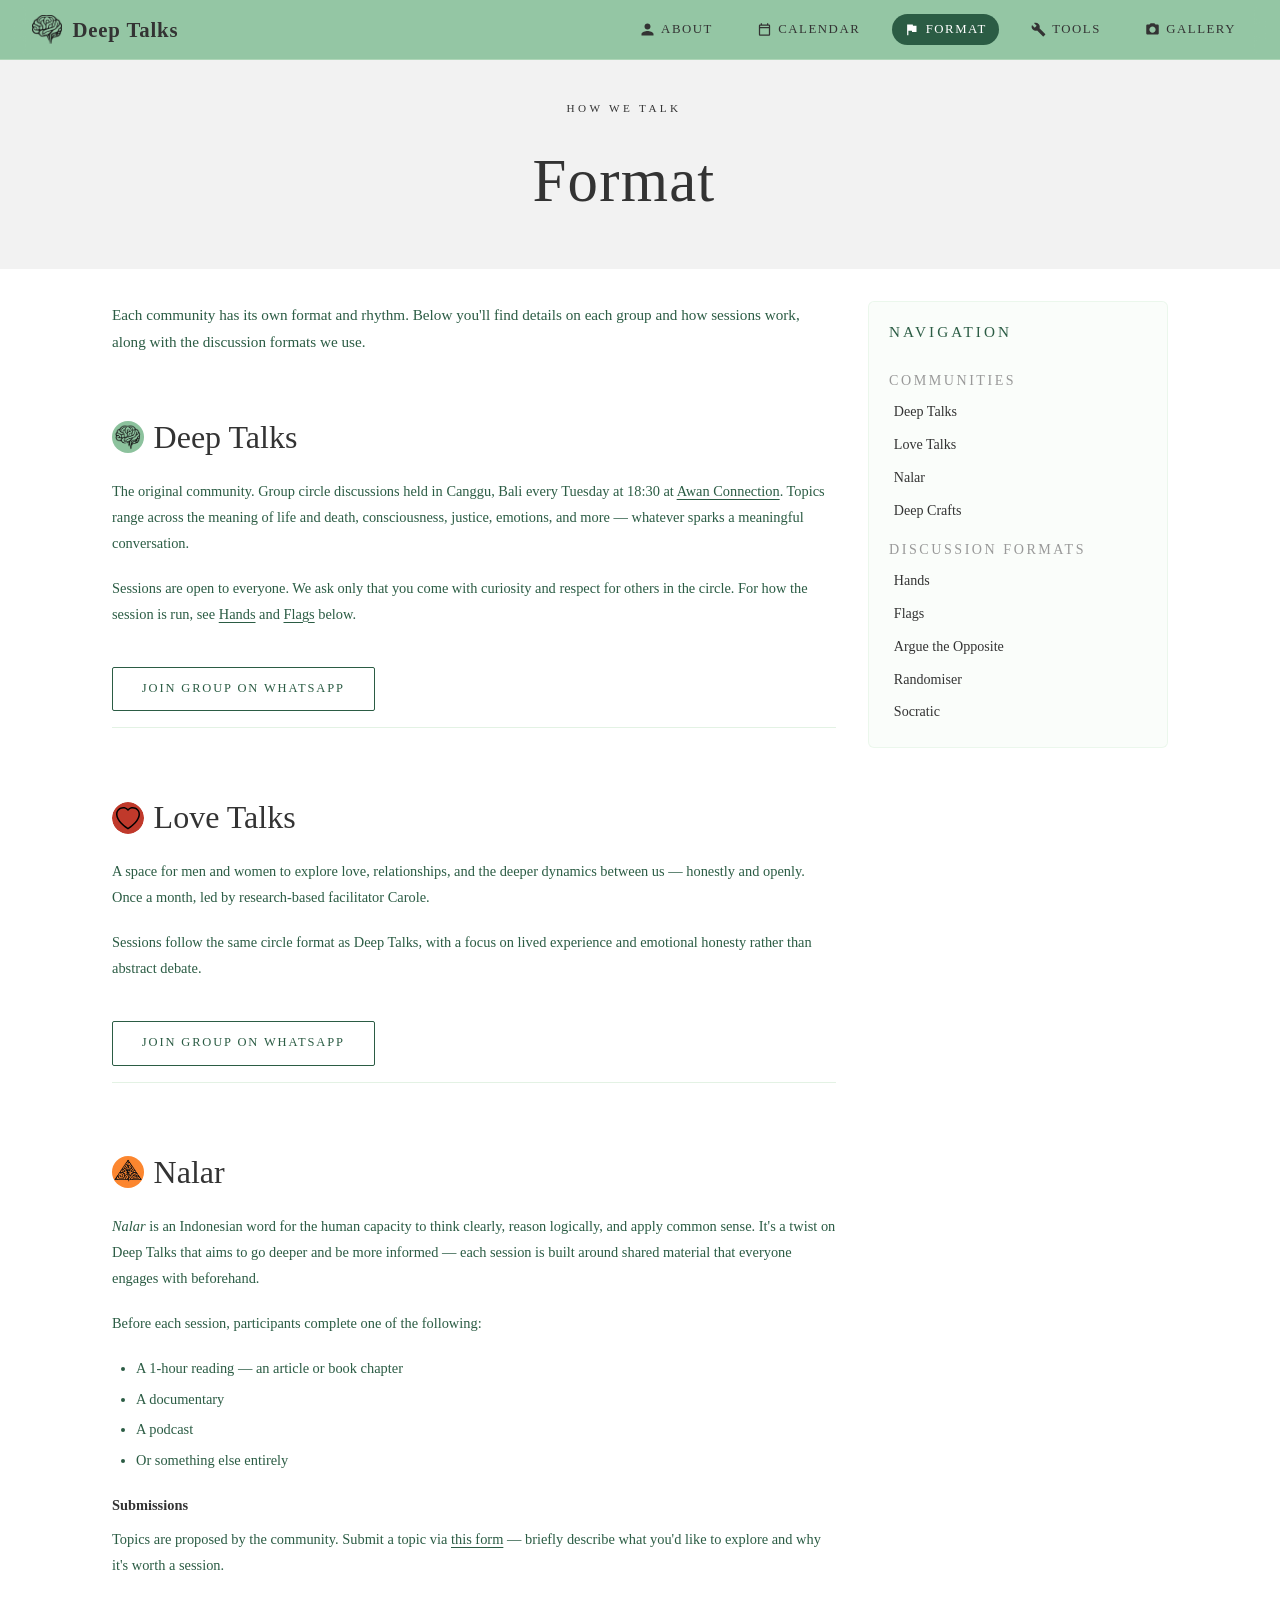
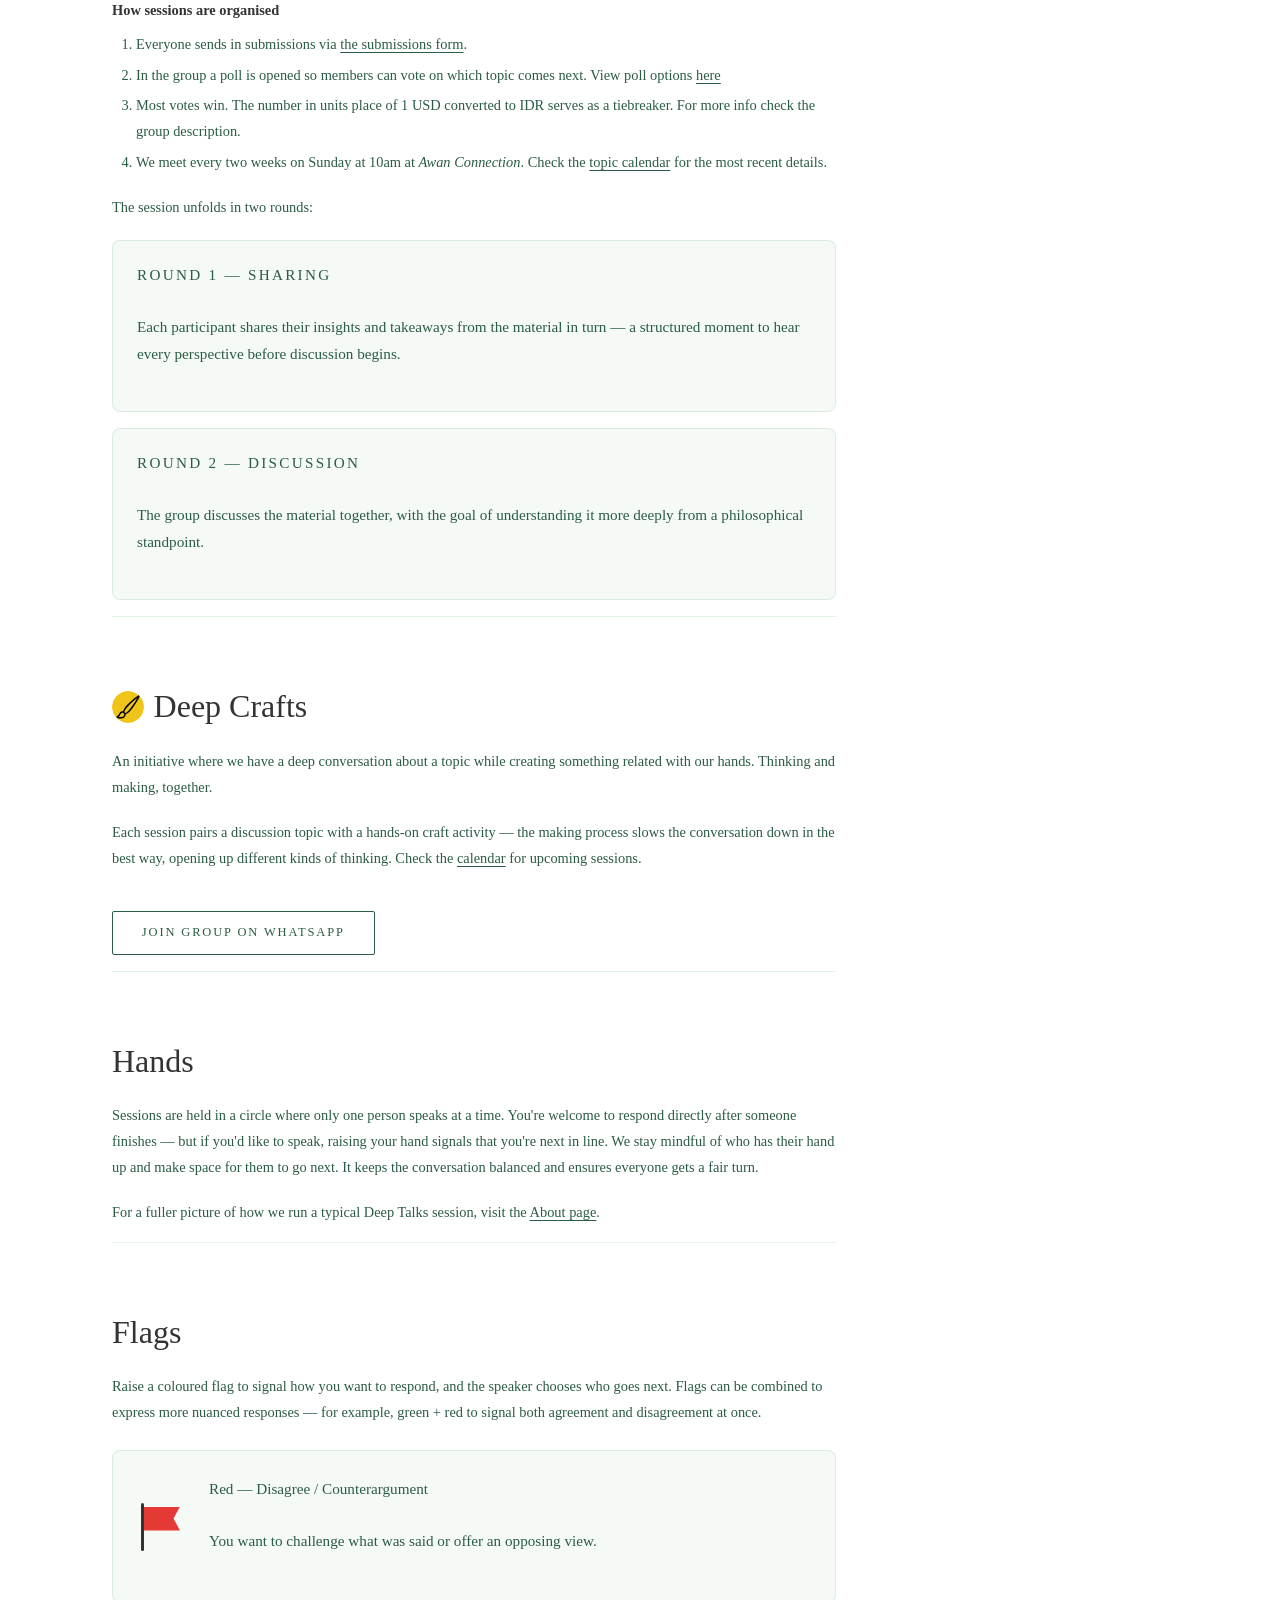
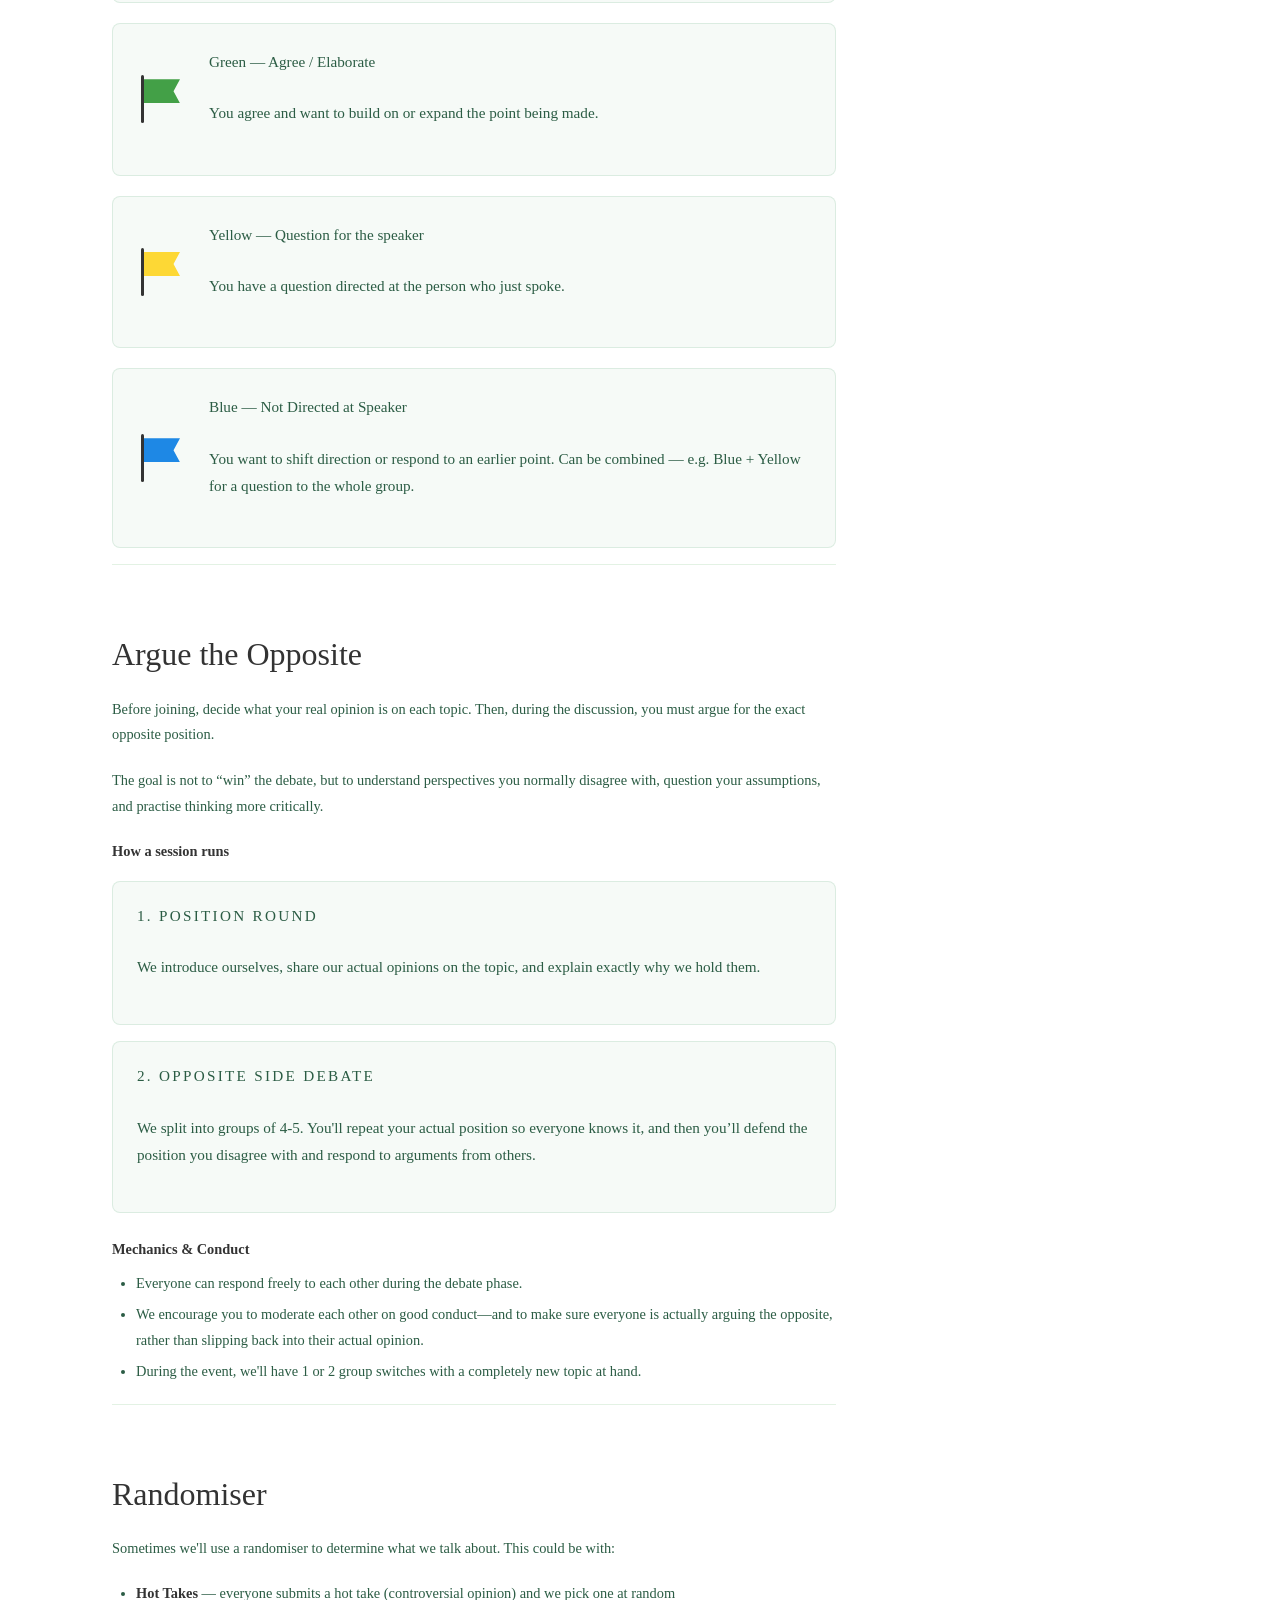
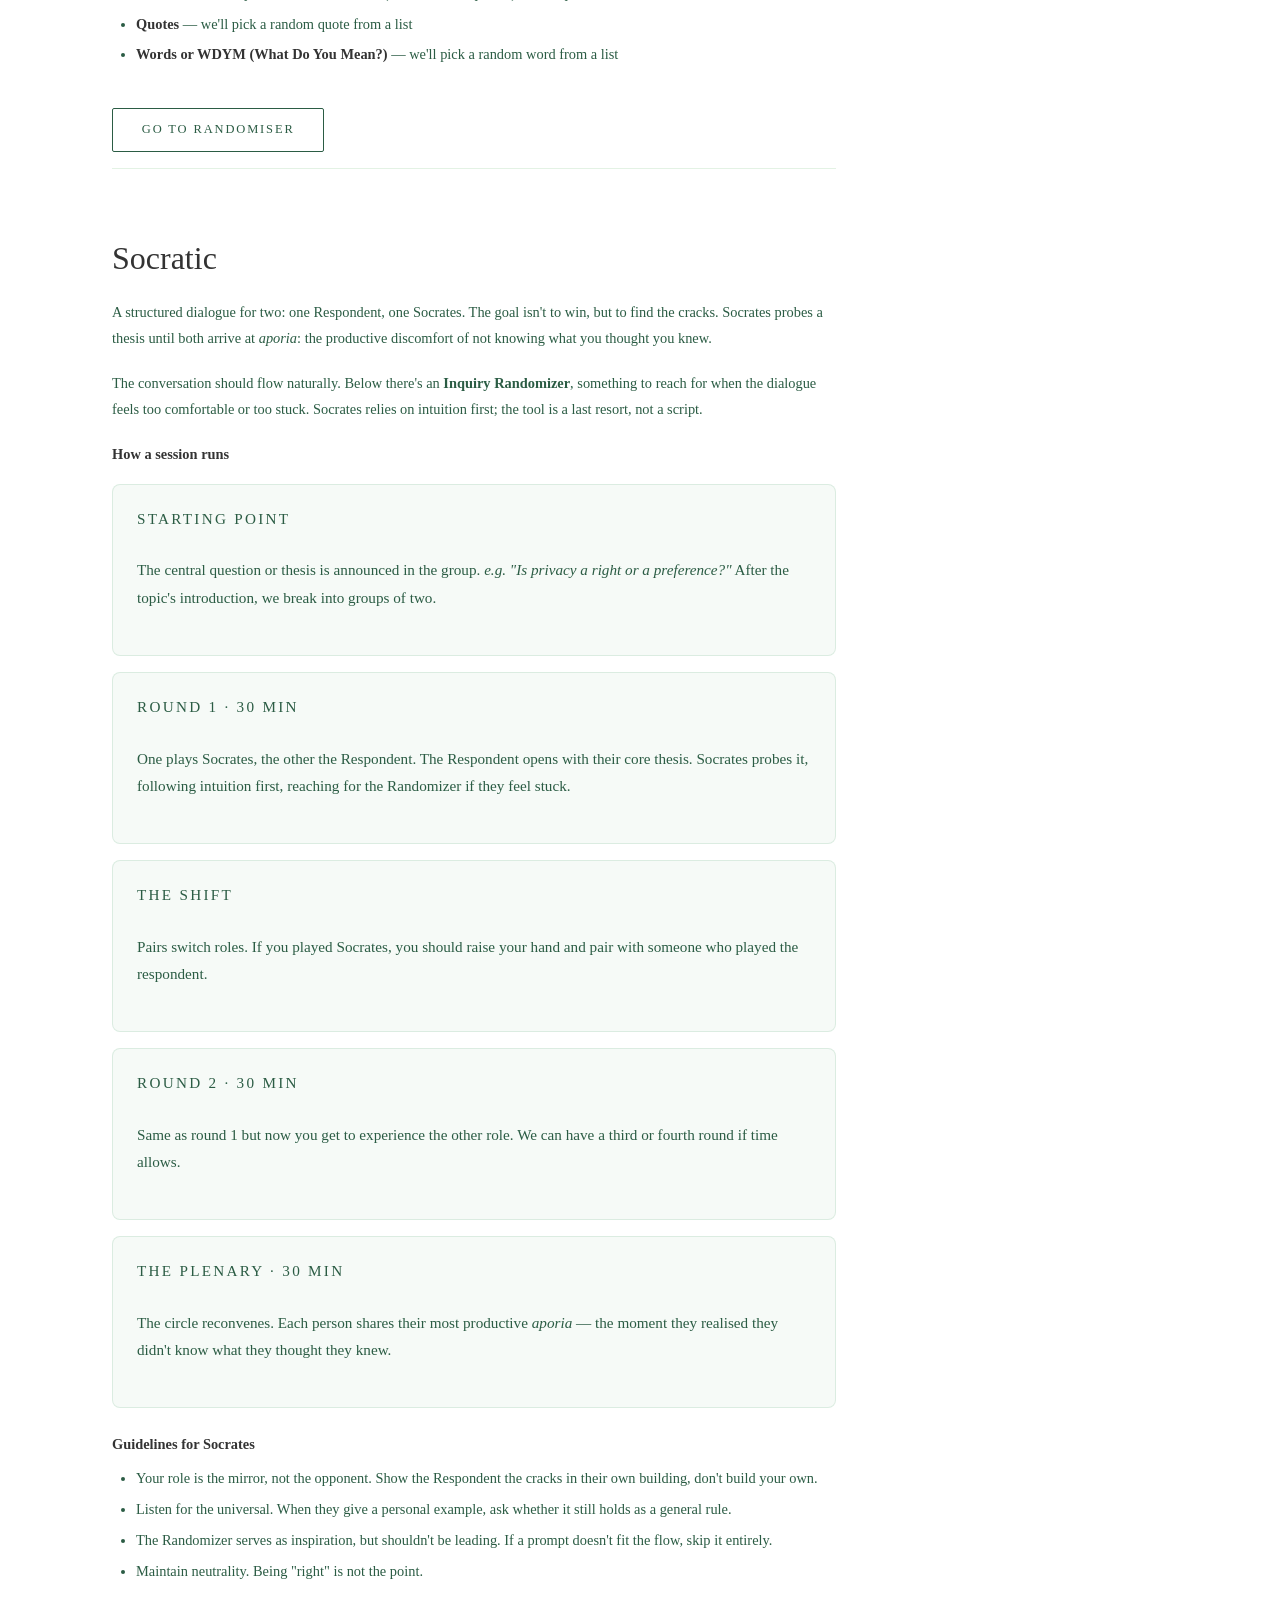
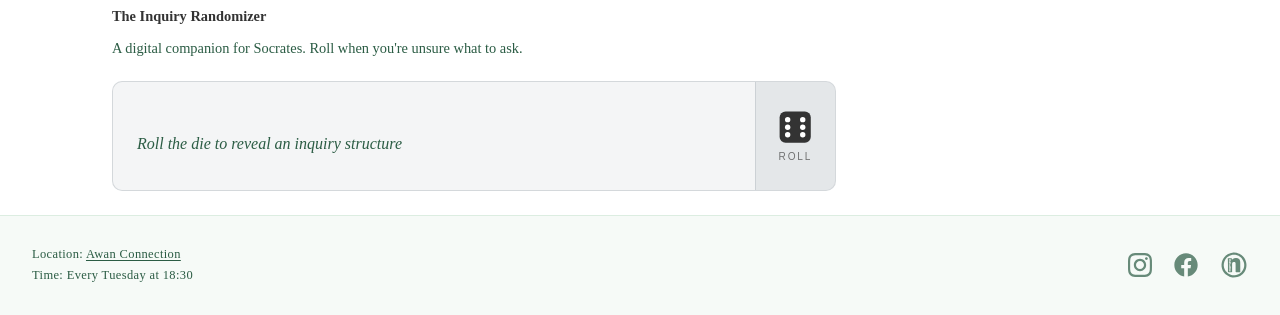
<file: format.html>
<!DOCTYPE html>
<html lang="en">
<head>
  <meta charset="UTF-8" />
  <meta http-equiv="Content-Security-Policy" content="default-src 'none'; manifest-src 'self'; worker-src 'self'; script-src 'self'; style-src 'self' 'unsafe-inline' https://fonts.googleapis.com; font-src https://fonts.gstatic.com; img-src 'self' https://api.qrserver.com; connect-src https://docs.google.com ws://127.0.0.1:*; frame-src 'none'; object-src 'none'; base-uri 'self'; form-action 'none';" />
  <meta name="viewport" content="width=device-width, initial-scale=1.0" />
  <title>Format — Deep Talks</title>
  <meta property="og:type" content="website" />
  <meta property="og:title" content="Format — Deep Talks" />
  <meta property="og:description" content="Group circle discussions in Canggu, Bali. A community for meaningful conversations." />
  <meta property="og:url" content="https://deeptalkscanggu.github.io/format.html" />
  <meta property="og:image" content="https://deeptalkscanggu.github.io/images/deeptalks-green.webp" />
  <link rel="icon" href="images/favicon.webp" type="image/webp" />
  <link rel="manifest" href="manifest.json" />
  <link rel="apple-touch-icon" href="images/icon-192.png" />
  <meta name="theme-color" content="#2b5c44" />
  <meta name="apple-mobile-web-app-capable" content="yes" />
  <meta name="apple-mobile-web-app-status-bar-style" content="default" />
  <meta name="apple-mobile-web-app-title" content="Deep Talks" />
  <link rel="preconnect" href="https://fonts.googleapis.com" />
  <link rel="preconnect" href="https://fonts.gstatic.com" crossorigin />
  <link rel="stylesheet" href="https://fonts.googleapis.com/css2?family=Inter:wght@400;600&display=swap" />
  <link rel="stylesheet" href="style.css" />
  <style>
    /* ── TOC ── */
    .toc {
      display: block;
      position: static;
      background: rgba(200,230,201,0.1);
      border: 1px solid rgba(200,230,201,0.3);
      border-radius: 6px;
      padding: 1.3rem 1.6rem;
      margin: 1.5rem 0 2.5rem;
    }
    .toc ul {
      list-style: none;
      padding: 0;
      margin: 0;
    }
    .toc > ul > li.toc-group { margin-bottom: 1rem; }
    .toc > ul > li.toc-group:last-child { margin-bottom: 0; }
    .toc-group-label {
      display: block;
      font-size: 0.88rem;
      letter-spacing: 0.18em;
      text-transform: uppercase;
      color: var(--grey-soft);
      margin-bottom: 0.4rem;
    }
    .toc-group > ul > li { margin-bottom: 0.45rem; }
    .toc a {
      color: var(--grey-dark);
      text-decoration: none;
      font-size: 0.88rem;
      transition: background 0.25s, color 0.25s, padding 0.25s;
      border-radius: 4px;
      padding: 0.1rem 0.3rem;
    }
    .toc a:hover { background: var(--green-dark); color: white; padding: 0.2rem 0.5rem; }
    .toc-title {
      font-size: 0.65rem;
      letter-spacing: 0.2em;
      text-transform: uppercase;
      color: var(--grey-soft);
      margin-bottom: 0.75rem;
    }

    .format-page-hero {
      background: #f2f2f2;
      background-image: none;
      min-height: 200px;
      padding: calc(60px + 2.5rem) 2rem 2.5rem;
      margin-top: 0;
      justify-content: center;
      text-align: center;
      align-items: center;
    }
    .page-hero.format-page-hero .page-hero-eyebrow {
      color: var(--grey-dark);
      margin-bottom: 0.85rem;
    }
    .page-hero.format-page-hero h1 {
      color: var(--grey-dark);
    }

    .format-section { margin-bottom: 2rem; }
    .format-section:last-child { margin-bottom: 0; }
    .format-section h2 {
      font-family: 'Times New Roman', serif;
      font-size: 2rem;
      font-weight: 400;
      color: var(--grey-dark);
      margin-bottom: 1rem;
    }
    .format-section > p {
      color: var(--green-dark);
      font-size: 0.9rem;
      line-height: 1.8;
      margin-bottom: 1.2rem;
    }
    .format-intro {
      color: var(--green-dark);
      font-size: 0.9rem;
      line-height: 1.8;
      margin-bottom: 2rem;
    }

    @media (min-width: 980px) {
      .page-hero.format-page-hero {
        text-align: center;
        align-items: center;
        padding-left: 0;
      }
      .content-section {
        max-width: 1120px !important;
        margin: 0 auto;
        padding: 2rem 2rem 0 !important;
        display: grid;
        grid-template-columns: minmax(0, 1fr) 300px;
        grid-template-rows: auto;
        gap: 2rem;
        align-items: start;
      }
      .toc {
        margin: 0;
        position: sticky;
        top: 76px;
        align-self: start;
        grid-column: 2;
        grid-row: 1 / span 10;
        height: fit-content;
        padding: 1rem 1.25rem;
      }
      .format-intro { grid-column: 1; }
      .format-section { grid-column: 1; }
    }

    .mobile-toc-wrapper { display: none; }

    @media (max-width: 979px) {
      .page-hero.format-page-hero {
        min-height: 160px;
        padding: calc(60px + 2rem) 2rem 2rem;
      }
      .content-section {
        display: block;
        max-width: 820px;
        margin: 0 auto;
        padding: 1.5rem 2rem 2rem;
      }
      .toc { display: none; }
      .mobile-toc-wrapper {
        display: block;
        max-width: 820px;
        margin: 1.5rem 1rem;
        padding: 1.3rem 1.6rem;
        background: rgba(200,230,201,0.1);
        border: 1px solid rgba(200,230,201,0.3);
        border-radius: 6px;
      }
      .mobile-toc-wrapper .toc-title { text-align: right; font-size: 0.95rem; letter-spacing: 0.2em; text-transform: uppercase; color: var(--green-dark); margin-bottom: 0.75rem; }
      .mobile-toc-list { list-style: none; padding: 0; margin: 0; text-align: right; }
      .mobile-toc-list .toc-group { margin-bottom: 1rem; }
      .mobile-toc-list .toc-group:last-child { margin-bottom: 0; }
      .mobile-toc-list .toc-group-label { display: block; font-size: 0.88rem; letter-spacing: 0.18em; text-transform: uppercase; color: var(--grey-soft); margin-bottom: 0.4rem; }
      .mobile-toc-list .toc-group ul { list-style: none; padding: 0; margin: 0; }
      .mobile-toc-list .toc-group ul li { margin-bottom: 0.45rem; }
      .mobile-toc-list a { color: var(--grey-dark); text-decoration: none; font-size: 0.88rem; border-radius: 4px; padding: 0.1rem 0.3rem; transition: background 0.25s, color 0.25s, padding 0.25s; }
      .mobile-toc-list a:hover { background: var(--green-dark); color: white; padding: 0.2rem 0.5rem; }
    }

    .flags-grid {
      display: grid;
      gap: 1.25rem;
      margin-top: 1.5rem;
    }
    .flag-card {
      display: flex;
      align-items: center;
      gap: 1.5rem;
      background: rgba(140, 195, 158, 0.08);
      border: 1px solid rgba(140, 195, 158, 0.25);
      border-radius: 8px;
      padding: 1.5rem 1.75rem;
      transition: background 0.2s, border-color 0.2s;
    }
    .flag-card:hover {
      background: rgba(140, 195, 158, 0.14);
      border-color: rgba(140, 195, 158, 0.45);
    }
    .flag-icon {
      display: inline-flex;
      align-items: flex-start;
      flex-shrink: 0;
      width: 44px;
      height: 48px;
      position: relative;
    }
    .flag-icon::before {
      content: '';
      position: absolute;
      left: 0;
      top: 0;
      width: 3px;
      height: 100%;
      background: var(--grey-dark);
      border-radius: 2px;
    }
    .flag-icon::after {
      content: '';
      position: absolute;
      left: 3px;
      top: 4px;
      width: 36px;
      height: 24px;
      clip-path: polygon(0 0, 100% 0, 82% 50%, 100% 100%, 0 100%);
    }
    .flag-red::after    { background: #e53935; }
    .flag-green::after  { background: #43a047; }
    .flag-yellow::after { background: #fdd835; }
    .flag-blue::after   { background: #1e88e5; }
    .flag-label {
      font-family: 'Times New Roman', serif;
      font-size: 1.25rem;
      font-weight: 400;
      color: var(--grey-dark);
      margin-bottom: 0.3rem;
    }
    .flag-desc {
      font-size: 0.85rem;
      color: var(--green-dark);
      line-height: 1.55;
      margin: 0;
    }

    .format-list {
      list-style: disc;
      padding-left: 1.5rem;
      margin: 0.5rem 0 1.2rem;
    }
    .format-list li {
      color: var(--green-dark);
      font-size: 0.9rem;
      line-height: 1.8;
      margin-bottom: 0.3rem;
    }
    .round-cards {
      display: grid;
      gap: 1rem;
      margin-top: 1rem;
    }
    .round-card {
      background: rgba(140, 195, 158, 0.08);
      border: 1px solid rgba(140, 195, 158, 0.25);
      border-radius: 8px;
      padding: 1.25rem 1.5rem;
    }
    .round-label {
      font-size: 0.7rem;
      letter-spacing: 0.15em;
      text-transform: uppercase;
      color: var(--green-dark);
      margin-bottom: 0.4rem;
    }
    .round-desc {
      font-size: 0.9rem;
      color: var(--green-dark);
      line-height: 1.7;
      margin: 0;
    }

    .section-join-btn {
      display: inline-block;
      margin-top: 1.25rem;
    }
    .section-heading-with-logo {
      display: flex;
      align-items: center;
      gap: 0.6rem;
    }
    .section-logo {
      width: 2rem;
      height: 2rem;
      border-radius: 50%;
      object-fit: cover;
      flex-shrink: 0;
    }

    /* ── SOCRATIC RANDOMIZER ── */
    .randomizer-card {
      display: flex;
      align-items: stretch;
      background: rgba(44, 62, 80, 0.05);
      border: 1px solid rgba(44, 62, 80, 0.16);
      border-radius: 10px;
      overflow: hidden;
      margin-top: 0.75rem;
      margin-bottom: 1.5rem;
      min-height: 110px;
    }
    .randomizer-prompts {
      flex: 1;
      padding: 1.25rem 1.5rem;
      display: flex;
      flex-direction: column;
      justify-content: center;
      gap: 0.35rem;
    }
    .prompt-name {
      font-size: 0.67rem;
      letter-spacing: 0.18em;
      text-transform: uppercase;
      color: var(--grey-dark);
      opacity: 0.55;
      min-height: 1em;
    }
    .prompt-display {
      font-size: 0.9rem;
      color: var(--green-dark);
      line-height: 1.65;
      transition: opacity 0.22s;
    }
    .prompt-placeholder {
      font-style: italic;
      font-size: 1rem;
      color: var(--green-dark);
    }
    .dice-btn {
      display: flex;
      flex-direction: column;
      align-items: center;
      justify-content: center;
      gap: 0.45rem;
      padding: 0 1.4rem;
      background: rgba(44, 62, 80, 0.08);
      border: none;
      border-left: 1px solid rgba(44, 62, 80, 0.13);
      cursor: pointer;
      color: var(--grey-dark);
      transition: background 0.2s, color 0.2s;
      min-width: 76px;
      flex-shrink: 0;
    }
    .dice-btn:hover {
      background: var(--grey-dark, #2c3e50);
      color: #c8dfc0;
    }
    .dice-btn:hover .dice-svg circle {
      fill: var(--grey-dark, #2c3e50);
    }
    .dice-svg {
      width: 2.15rem;
      height: 2.15rem;
      color: currentColor;
    }
    .dice-btn.rolling .dice-svg {
      animation: diceRoll 0.55s ease-out forwards;
    }
    .dice-label {
      font-size: 0.63rem;
      letter-spacing: 0.18em;
      text-transform: uppercase;
      opacity: 0.65;
    }
    @keyframes diceRoll {
      0%   { transform: rotate(0deg)   scale(1); }
      20%  { transform: rotate(72deg)  scale(1.18); }
      40%  { transform: rotate(144deg) scale(0.92); }
      60%  { transform: rotate(216deg) scale(1.1); }
      80%  { transform: rotate(288deg) scale(0.96); }
      100% { transform: rotate(360deg) scale(1); }
    }
    .prompt-display.fading { opacity: 0; }
  </style>

</head>
<body>

  <nav id="nav-root"></nav>

  <section class="page-hero format-page-hero">
    <p class="page-hero-eyebrow">How We Talk</p>
    <h1>Format</h1>
  </section>

  <div class="mobile-toc-wrapper">
    <p class="toc-title">Navigation</p>
    <ul class="mobile-toc-list">
      <li class="toc-group">
        <span class="toc-group-label">Communities</span>
        <ul>
          <li><a href="#deeptalks">Deep Talks</a></li>
          <li><a href="#lovetalks">Love Talks</a></li>
          <li><a href="#nalar">Nalar</a></li>
          <li><a href="#deepcrafts">Deep Crafts</a></li>
        </ul>
      </li>
      <li class="toc-group">
        <span class="toc-group-label">Discussion Formats</span>
        <ul>
          <li><a href="#hands">Hands</a></li>
          <li><a href="#flags">Flags</a></li>
          <li><a href="#opposite">Argue the Opposite</a></li>
          <li><a href="#randomiser">Randomiser</a></li>
          <li><a href="#socratic">Socratic</a></li>
        </ul>
      </li>
    </ul>
  </div>

  <div class="content-section">

    <nav class="toc" aria-label="Table of contents">
      <p class="toc-title">Navigation</p>
      <ul>
        <li class="toc-group">
          <span class="toc-group-label">Communities</span>
          <ul>
            <li><a href="#deeptalks">Deep Talks</a></li>
            <li><a href="#lovetalks">Love Talks</a></li>
            <li><a href="#nalar">Nalar</a></li>
            <li><a href="#deepcrafts">Deep Crafts</a></li>
          </ul>
        </li>
        <li class="toc-group">
          <span class="toc-group-label">Discussion Formats</span>
          <ul>
            <li><a href="#hands">Hands</a></li>
            <li><a href="#flags">Flags</a></li>
            <li><a href="#opposite">Argue the Opposite</a></li>
            <li><a href="#randomiser">Randomiser</a></li>
            <li><a href="#socratic">Socratic</a></li>
          </ul>
        </li>
      </ul>
    </nav>

    <p class="format-intro">Each community has its own format and rhythm. Below you'll find details on each group and how sessions work, along with the discussion formats we use.</p>

    <!-- ── DEEP TALKS ── -->
    <div class="format-section" id="deeptalks">
      <h2 class="section-heading-with-logo">
        <img src="images/deeptalks-green.webp" alt="" class="section-logo" />
        Deep Talks
      </h2>
      <p>The original community. Group circle discussions held in Canggu, Bali every Tuesday at 18:30 at <a href="https://maps.app.goo.gl/g7SFhJDFu26mUhKx5" target="_blank" rel="noopener noreferrer" style="color: var(--green-dark); text-underline-offset: 3px;">Awan Connection</a>. Topics range across the meaning of life and death, consciousness, justice, emotions, and more — whatever sparks a meaningful conversation.</p>
      <p>Sessions are open to everyone. We ask only that you come with curiosity and respect for others in the circle. For how the session is run, see <a href="#hands" style="color: var(--green-dark); text-underline-offset: 3px;">Hands</a> and <a href="#flags" style="color: var(--green-dark); text-underline-offset: 3px;">Flags</a> below.</p>
      <a class="btn-outline section-join-btn" data-wa-group="deeptalks" target="_blank" rel="noopener noreferrer">Join Group on WhatsApp</a>
      <hr style="border: none; border-top: 1px solid rgba(200,230,201,0.5); margin: 1rem 0 0;" />
    </div>

    <!-- ── LOVE TALKS ── -->
    <div class="format-section" id="lovetalks">
      <h2 class="section-heading-with-logo">
        <svg class="section-logo" viewBox="0 0 64 64" xmlns="http://www.w3.org/2000/svg" aria-hidden="true">
          <circle cx="32" cy="32" r="32" fill="#c0392b"/>
          <g transform="translate(8, 10) scale(3)">
            <path d="m8 2.748-.717-.737C5.6.281 2.514.878 1.4 3.053c-.523 1.023-.641 2.5.314 4.385.92 1.815 2.834 3.989 6.286 6.357 3.452-2.368 5.365-4.542 6.286-6.357.955-1.885.838-3.362.314-4.385C13.486.878 10.4.281 8.748 2.013zM8 15C-7.333 4.868 3.279-3.04 7.824 1.143q.09.083.176.171a3 3 0 0 1 .176-.17C12.72-3.042 23.333 4.867 8 15" fill="#000"/>
          </g>
        </svg>
        Love Talks
      </h2>
      <p>A space for men and women to explore love, relationships, and the deeper dynamics between us — honestly and openly. Once a month, led by research-based facilitator Carole.</p>
      <p>Sessions follow the same circle format as Deep Talks, with a focus on lived experience and emotional honesty rather than abstract debate.</p>
      <a class="btn-outline section-join-btn" data-wa-group="lovetalks" target="_blank" rel="noopener noreferrer">Join Group on WhatsApp</a>
      <hr style="border: none; border-top: 1px solid rgba(200,230,201,0.5); margin: 1rem 0 0;" />
    </div>

    <!-- ── NALAR ── -->
    <div class="format-section" id="nalar">
      <h2 class="section-heading-with-logo">
        <img src="images/nalar-logo.webp" alt="" class="section-logo" />
        Nalar
      </h2>
      <p><em>Nalar</em> is an Indonesian word for the human capacity to think clearly, reason logically, and apply common sense. It's a twist on Deep Talks that aims to go deeper and be more informed — each session is built around shared material that everyone engages with beforehand.</p>
      <p>Before each session, participants complete one of the following:</p>
      <ul class="format-list">
        <li>A 1-hour reading — an article or book chapter</li>
        <li>A documentary</li>
        <li>A podcast</li>
        <li>Or something else entirely</li>
      </ul>

      <p style="margin-bottom: 0.5rem;"><strong style="color: var(--grey-dark);">Submissions</strong></p>
      <p>Topics are proposed by the community. Submit a topic via <a href="nalar-submissions.html" style="color: var(--green-dark); text-underline-offset: 3px;">this form</a> — briefly describe what you'd like to explore and why it's worth a session.</p>

      <p style="margin-bottom: 0.5rem;"><strong style="color: var(--grey-dark);">How sessions are organised</strong></p>
      <ol class="format-list" style="list-style: decimal;">
        <li>Everyone sends in submissions via <a href="nalar-submissions.html" style="color: var(--green-dark); text-underline-offset: 3px;">the submissions form</a>.</li>
        <li>In the group a poll is opened so members can vote on which topic comes next. View poll options <a href="nalar-topics.html" style="color: var(--green-dark); text-underline-offset: 3px;">here</a></li>
        <li>Most votes win. The number in units place of 1 USD converted to IDR serves as a tiebreaker. For more info check the group description.</li>
        <li>We meet every two weeks on Sunday at 10am at <i>Awan Connection</i>. Check the <a href="calendar.html" style="color: var(--green-dark); text-underline-offset: 3px;">topic calendar</a> for the most recent details.</li>
      </ol>

      <p>The session unfolds in two rounds:</p>
      <div class="round-cards">
        <div class="round-card">
          <p class="round-label">Round 1 — Sharing</p>
          <p class="round-desc">Each participant shares their insights and takeaways from the material in turn — a structured moment to hear every perspective before discussion begins.</p>
        </div>
        <div class="round-card">
          <p class="round-label">Round 2 — Discussion</p>
          <p class="round-desc">The group discusses the material together, with the goal of understanding it more deeply from a philosophical standpoint.</p>
        </div>
      </div>
      <hr style="border: none; border-top: 1px solid rgba(200,230,201,0.5); margin: 1rem 0 0;" />
    </div>

    <!-- ── DEEP CRAFTS ── -->
    <div class="format-section" id="deepcrafts">
      <h2 class="section-heading-with-logo">
        <svg class="section-logo" viewBox="0 0 64 64" xmlns="http://www.w3.org/2000/svg" aria-hidden="true">
          <circle cx="32" cy="32" r="32" fill="#f0c419"/>
          <g transform="translate(8, 8) scale(3)">
            <path d="M15.825.12a.5.5 0 0 1 .132.584c-1.53 3.43-4.743 8.17-7.095 10.64a6.1 6.1 0 0 1-2.373 1.534c-.018.227-.06.538-.16.868-.201.659-.667 1.479-1.708 1.74a8.1 8.1 0 0 1-3.078.132 4 4 0 0 1-.562-.135 1.4 1.4 0 0 1-.466-.247.7.7 0 0 1-.204-.288.62.62 0 0 1 .004-.443c.095-.245.316-.38.461-.452.394-.197.625-.453.867-.826.095-.144.184-.297.287-.472l.117-.198c.151-.255.326-.54.546-.848.528-.739 1.201-.925 1.746-.896q.19.012.348.048c.062-.172.142-.38.238-.608.261-.619.658-1.419 1.187-2.069 2.176-2.67 6.18-6.206 9.117-8.104a.5.5 0 0 1 .596.04M4.705 11.912a1.2 1.2 0 0 0-.419-.1c-.246-.013-.573.05-.879.479-.197.275-.355.532-.5.777l-.105.177c-.106.181-.213.362-.32.528a3.4 3.4 0 0 1-.76.861c.69.112 1.736.111 2.657-.12.559-.139.843-.569.993-1.06a3 3 0 0 0 .126-.75zm1.44.026c.12-.04.277-.1.458-.183a5.1 5.1 0 0 0 1.535-1.1c1.9-1.996 4.412-5.57 6.052-8.631-2.59 1.927-5.566 4.66-7.302 6.792-.442.543-.795 1.243-1.042 1.826-.121.288-.214.54-.275.72v.001l.575.575zm-4.973 3.04.007-.005zm3.582-3.043.002.001h-.002z" fill="#000"/>
          </g>
        </svg>
        Deep Crafts
      </h2>
      <p>An initiative where we have a deep conversation about a topic while creating something related with our hands. Thinking and making, together.</p>
      <p>Each session pairs a discussion topic with a hands-on craft activity — the making process slows the conversation down in the best way, opening up different kinds of thinking. Check the <a href="calendar.html" style="color: var(--green-dark); text-underline-offset: 3px;">calendar</a> for upcoming sessions.</p>
      <a class="btn-outline section-join-btn" data-wa-group="deepcrafts" target="_blank" rel="noopener noreferrer">Join Group on WhatsApp</a>
      <hr style="border: none; border-top: 1px solid rgba(200,230,201,0.5); margin: 1rem 0 0;" />
    </div>

    <!-- ── HANDS ── -->
    <div class="format-section" id="hands">
      <h2>Hands</h2>
      <p>Sessions are held in a circle where only one person speaks at a time. You're welcome to respond directly after someone finishes — but if you'd like to speak, raising your hand signals that you're next in line. We stay mindful of who has their hand up and make space for them to go next. It keeps the conversation balanced and ensures everyone gets a fair turn.</p>
      <p style="margin-bottom: 0;">For a fuller picture of how we run a typical Deep Talks session, visit the <a href="about.html" style="color: var(--green-dark); text-underline-offset: 3px;">About page</a>.</p>
      <hr style="border: none; border-top: 1px solid rgba(200,230,201,0.5); margin: 1rem 0 0;" />
    </div>

    <!-- ── FLAGS ── -->
    <div class="format-section" id="flags">
      <h2>Flags</h2>
      <p>Raise a coloured flag to signal how you want to respond, and the speaker chooses who goes next. Flags can be combined to express more nuanced responses — for example, green + red to signal both agreement and disagreement at once.</p>

      <div class="flags-grid">
        <div class="flag-card">
          <span class="flag-icon flag-red"></span>
          <div>
            <p class="flag-label">Red — Disagree / Counterargument</p>
            <p class="flag-desc">You want to challenge what was said or offer an opposing view.</p>
          </div>
        </div>
        <div class="flag-card">
          <span class="flag-icon flag-green"></span>
          <div>
            <p class="flag-label">Green — Agree / Elaborate</p>
            <p class="flag-desc">You agree and want to build on or expand the point being made.</p>
          </div>
        </div>
        <div class="flag-card">
          <span class="flag-icon flag-yellow"></span>
          <div>
            <p class="flag-label">Yellow — Question for the speaker</p>
            <p class="flag-desc">You have a question directed at the person who just spoke.</p>
          </div>
        </div>
        <div class="flag-card">
          <span class="flag-icon flag-blue"></span>
          <div>
            <p class="flag-label">Blue — Not Directed at Speaker</p>
            <p class="flag-desc">You want to shift direction or respond to an earlier point. Can be combined — e.g. Blue + Yellow for a question to the whole group.</p>
          </div>
        </div>
      </div>
      <hr style="border: none; border-top: 1px solid rgba(200,230,201,0.5); margin: 1rem 0 0;" />
    </div>

    <!-- ── ARGUE THE OPPOSITE ── -->
    <div class="format-section" id="opposite">
      <h2>Argue the Opposite</h2>
      <p>Before joining, decide what your real opinion is on each topic. Then, during the discussion, you must argue for the exact opposite position.</p>
      <p>The goal is not to “win” the debate, but to understand perspectives you normally disagree with, question your assumptions, and practise thinking more critically.</p>

      <p style="margin-bottom: 0.5rem;"><strong style="color: var(--grey-dark);">How a session runs</strong></p>
      <div class="round-cards" style="margin-bottom: 1.5rem;">
        <div class="round-card">
          <p class="round-label">1. Position Round</p>
          <p class="round-desc">We introduce ourselves, share our actual opinions on the topic, and explain exactly why we hold them.</p>
        </div>
        <div class="round-card">
          <p class="round-label">2. Opposite Side Debate</p>
          <p class="round-desc">We split into groups of 4-5. You'll repeat your actual position so everyone knows it, and then you’ll defend the position you disagree with and respond to arguments from others.</p>
        </div>
      </div>

      <p style="margin-bottom: 0.5rem;"><strong style="color: var(--grey-dark);">Mechanics & Conduct</strong></p>
      <ul class="format-list">
        <li>Everyone can respond freely to each other during the debate phase.</li>
        <li>We encourage you to moderate each other on good conduct—and to make sure everyone is actually arguing the opposite, rather than slipping back into their actual opinion.</li>
        <li>During the event, we'll have 1 or 2 group switches with a completely new topic at hand.</li>
      </ul>
      <hr style="border: none; border-top: 1px solid rgba(200,230,201,0.5); margin: 1rem 0 0;" />
    </div>

    <!-- ── RANDOMISER ── -->
    <div class="format-section" id="randomiser">
      <h2>Randomiser</h2>
      <p>Sometimes we'll use a randomiser to determine what we talk about. This could be with:</p>
      <ul class="format-list">
        <li><strong style="color: var(--grey-dark);">Hot Takes</strong> — everyone submits a hot take (controversial opinion) and we pick one at random</li>
        <li><strong style="color: var(--grey-dark);">Quotes</strong> — we'll pick a random quote from a list</li>
        <li><strong style="color: var(--grey-dark);">Words or WDYM (What Do You Mean?)</strong> — we'll pick a random word from a list</li>
      </ul>
      <a class="btn-outline section-join-btn" href="randomiser.html">Go to Randomiser</a>
      <hr style="border: none; border-top: 1px solid rgba(200,230,201,0.5); margin: 1rem 0 0;" />
    </div>

    <!-- ── SOCRATIC ── -->
    <div class="format-section" id="socratic">
      <h2>Socratic</h2>
      <p>A structured dialogue for two: one Respondent, one Socrates. The goal isn't to win, but to find the cracks. Socrates probes a thesis until both arrive at <em>aporia</em>: the productive discomfort of not knowing what you thought you knew.</p>
      <p>The conversation should flow naturally. Below there's an <strong>Inquiry Randomizer</strong>, something to reach for when the dialogue feels too comfortable or too stuck. Socrates relies on intuition first; the tool is a last resort, not a script.</p>

      <p style="margin-bottom: 0.5rem;"><strong style="color: var(--grey-dark);">How a session runs</strong></p>
      <div class="round-cards" style="margin-bottom: 1.5rem;">
        <div class="round-card">
          <p class="round-label">Starting Point</p>
          <p class="round-desc">The central question or thesis is announced in the group. <em>e.g. "Is privacy a right or a preference?"</em> After the topic's introduction, we break into groups of two.</p>
        </div>
        <div class="round-card">
          <p class="round-label">Round 1 · 30 min</p>
          <p class="round-desc">One plays Socrates, the other the Respondent. The Respondent opens with their core thesis. Socrates probes it, following intuition first, reaching for the Randomizer if they feel stuck.</p>
        </div>
        <div class="round-card">
          <p class="round-label">The Shift</p>
          <p class="round-desc">Pairs switch roles. If you played Socrates, you should raise your hand and pair with someone who played the respondent.</p>
        </div>
        <div class="round-card">
          <p class="round-label">Round 2 · 30 min</p>
          <p class="round-desc">Same as round 1 but now you get to experience the other role. We can have a third or fourth round if time allows.</p>
        </div>
        <div class="round-card">
          <p class="round-label">The Plenary · 30 min</p>
          <p class="round-desc">The circle reconvenes. Each person shares their most productive <em>aporia</em> — the moment they realised they didn't know what they thought they knew.</p>
        </div>
      </div>

      <p style="margin-bottom: 0.5rem;"><strong style="color: var(--grey-dark);">Guidelines for Socrates</strong></p>
      <ul class="format-list">
        <li>Your role is the mirror, not the opponent. Show the Respondent the cracks in their own building, don't build your own.</li>
        <li>Listen for the universal. When they give a personal example, ask whether it still holds as a general rule.</li>
        <li>The Randomizer serves as inspiration, but shouldn't be leading. If a prompt doesn't fit the flow, skip it entirely.</li>
        <li>Maintain neutrality. Being "right" is not the point.</li>
      </ul>

      <p style="margin-bottom: 0.4rem;"><strong style="color: var(--grey-dark);">The Inquiry Randomizer</strong></p>
      <p>A digital companion for Socrates. Roll when you're unsure what to ask.</p>

      <div class="randomizer-card" id="socratic-randomizer">
        <div class="randomizer-prompts">
          <div class="prompt-name" id="prompt-name"></div>
          <div class="prompt-display" id="prompt-display">
            <span class="prompt-placeholder">Roll the die to reveal an inquiry structure</span>
          </div>
        </div>
        <button class="dice-btn" id="dice-btn" aria-label="Generate random inquiry prompt" title="Roll for a prompt">
          <svg class="dice-svg" viewBox="0 0 64 64" xmlns="http://www.w3.org/2000/svg">
            <rect x="3" y="3" width="58" height="58" rx="11" ry="11" fill="currentColor"/>
            <circle cx="18" cy="18" r="5" fill="var(--color-background-primary, white)"/>
            <circle cx="46" cy="18" r="5" fill="var(--color-background-primary, white)"/>
            <circle cx="18" cy="32" r="5" fill="var(--color-background-primary, white)"/>
            <circle cx="46" cy="32" r="5" fill="var(--color-background-primary, white)"/>
            <circle cx="18" cy="46" r="5" fill="var(--color-background-primary, white)"/>
            <circle cx="46" cy="46" r="5" fill="var(--color-background-primary, white)"/>
          </svg>
          <span class="dice-label">Roll</span>
        </button>
      </div>
    </div>

  </div><!-- /.content-section -->

  <footer id="footer-root"></footer>
  <script src="js/components.js"></script>
  <script src="js/links.js"></script>
  <script src="js/format-randomizer.js"></script>
</body>
</html>
</file>
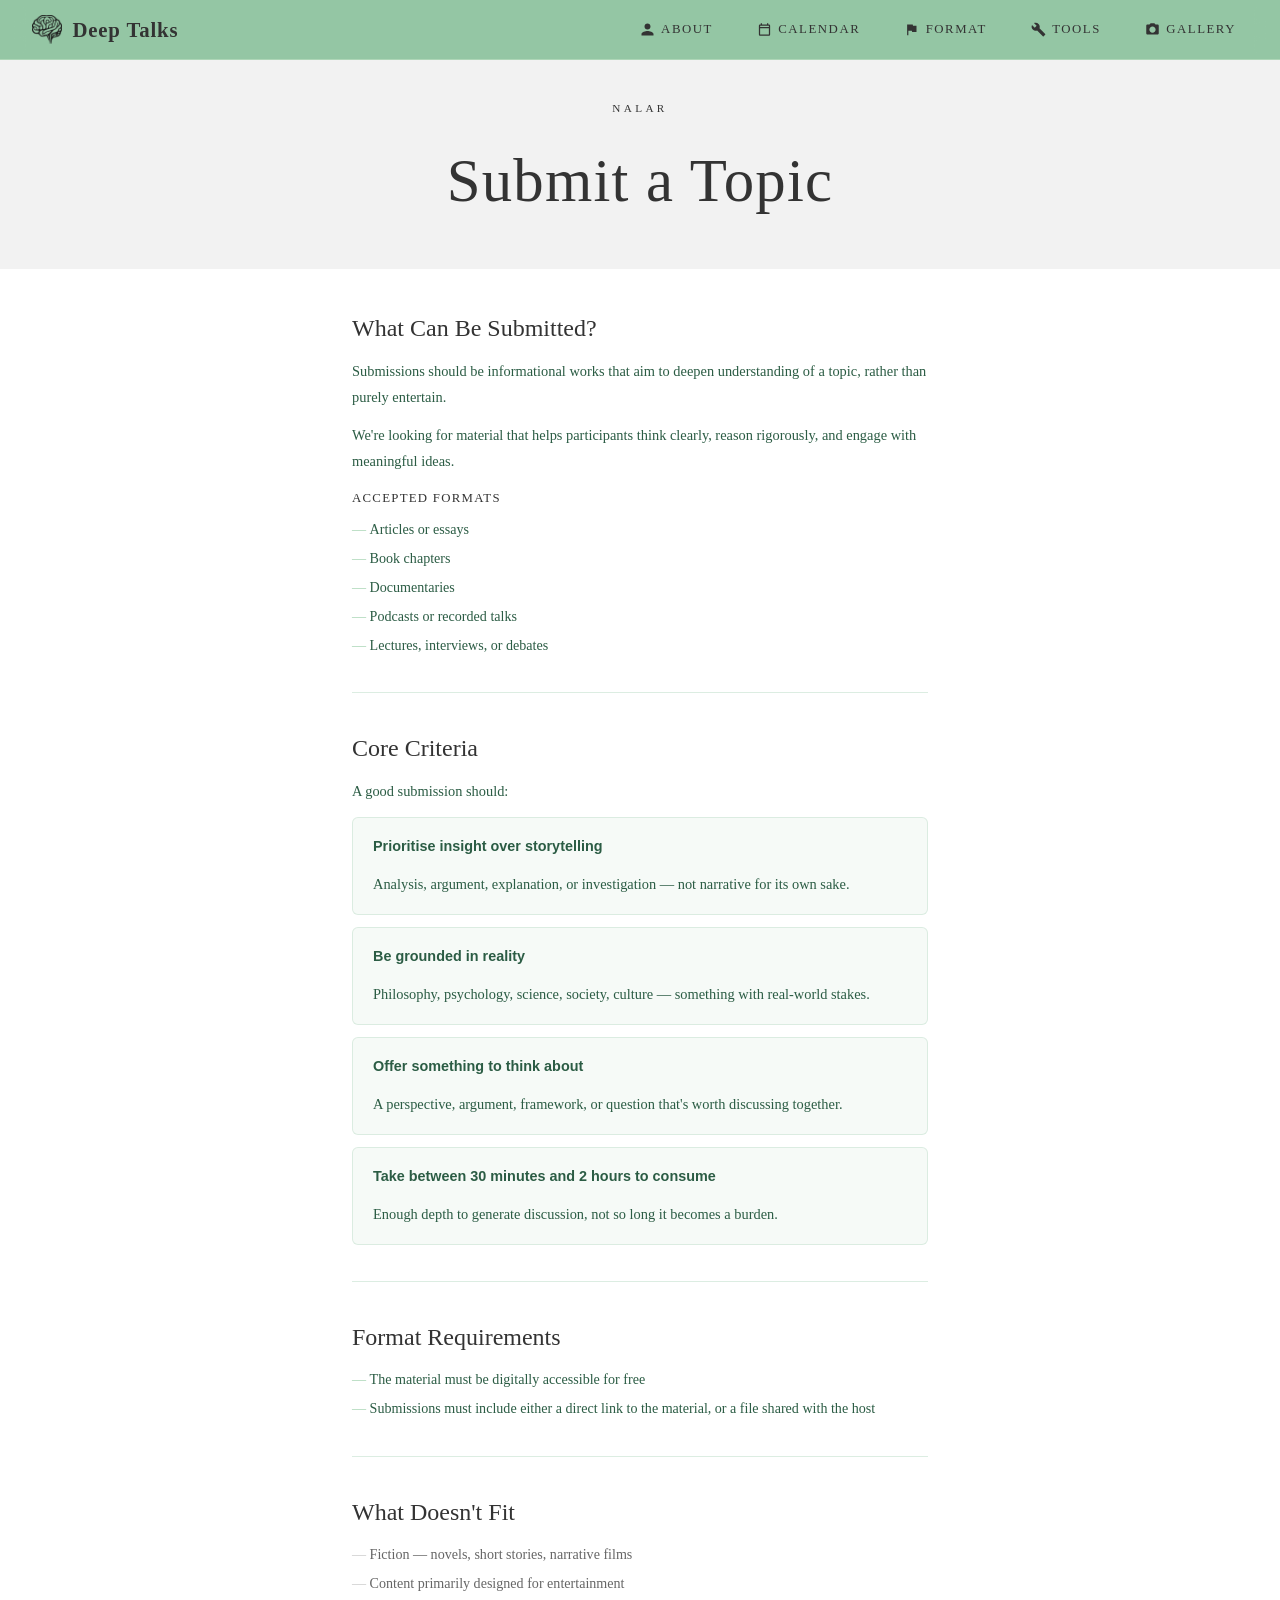
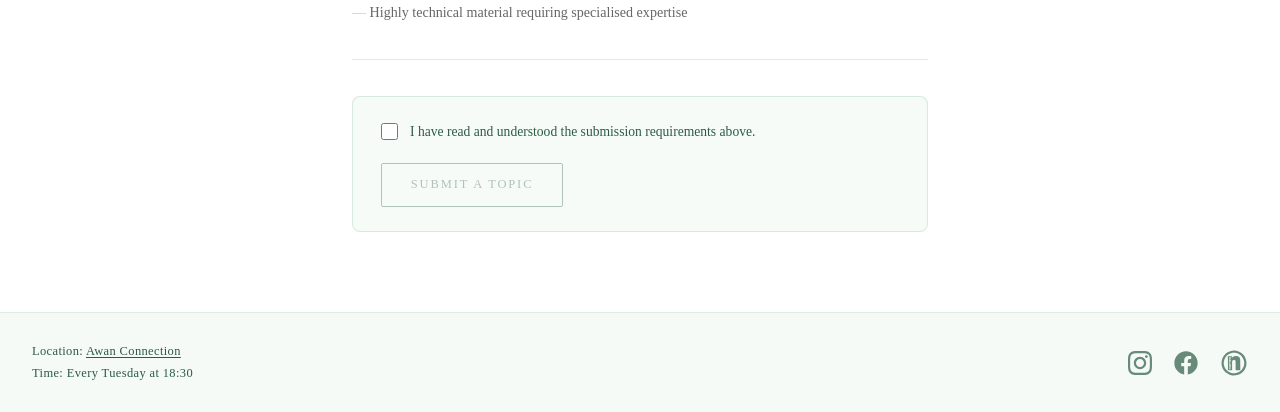
<file: nalar-submissions.html>
<!DOCTYPE html>
<html lang="en">
<head>
  <meta charset="UTF-8" />
  <meta http-equiv="Content-Security-Policy" content="default-src 'none'; manifest-src 'self'; worker-src 'self'; script-src 'self'; style-src 'self' 'unsafe-inline' https://fonts.googleapis.com; font-src https://fonts.gstatic.com; img-src 'self' https://api.qrserver.com; connect-src https://docs.google.com ws://127.0.0.1:*; frame-src 'none'; object-src 'none'; base-uri 'self'; form-action 'none';" />
  <meta name="viewport" content="width=device-width, initial-scale=1.0" />
  <title>Nalar Submissions — Deep Talks</title>
  <meta property="og:type" content="website" />
  <meta property="og:title" content="Nalar Submissions — Deep Talks" />
  <meta property="og:description" content="Submit a topic for the next Nalar session." />
  <meta property="og:url" content="https://deeptalkscanggu.github.io/nalar-submissions.html" />
  <meta property="og:image" content="https://deeptalkscanggu.github.io/images/deeptalks-green.webp" />
  <link rel="icon" href="images/favicon.webp" type="image/webp" />
  <link rel="manifest" href="manifest.json" />
  <link rel="apple-touch-icon" href="images/icon-192.png" />
  <meta name="theme-color" content="#2b5c44" />
  <meta name="apple-mobile-web-app-capable" content="yes" />
  <meta name="apple-mobile-web-app-status-bar-style" content="default" />
  <meta name="apple-mobile-web-app-title" content="Deep Talks" />
  <link rel="preconnect" href="https://fonts.googleapis.com" />
  <link rel="preconnect" href="https://fonts.gstatic.com" crossorigin />
  <link rel="stylesheet" href="https://fonts.googleapis.com/css2?family=Inter:wght@400;600&display=swap" />
  <link rel="stylesheet" href="style.css" />
  <style>
    .sub-page-hero {
      background: #f2f2f2;
      background-image: none;
      min-height: 200px;
      padding: calc(60px + 2.5rem) 2rem 2.5rem;
      justify-content: center;
      text-align: center;
      align-items: center;
    }
    .page-hero.sub-page-hero .page-hero-eyebrow { color: var(--grey-dark); margin-bottom: 0.85rem; }
    .page-hero.sub-page-hero h1 { color: var(--grey-dark); }

    @media (max-width: 979px) {
      .page-hero.sub-page-hero { min-height: 160px; padding: calc(60px + 2rem) 2rem 2rem; }
    }

    /* ── Content ── */
    .sub-content {
      max-width: 640px;
      margin: 0 auto;
      padding: 2.5rem 2rem 5rem;
    }

    .sub-section {
      margin-bottom: 2.25rem;
    }

    .sub-section h2 {
      font-family: 'Times New Roman', serif;
      font-size: 1.5rem;
      font-weight: 400;
      color: var(--grey-dark);
      margin-bottom: 0.75rem;
    }

    .sub-section p {
      font-size: 0.9rem;
      color: var(--green-dark);
      line-height: 1.8;
      margin-bottom: 0.75rem;
    }

    .sub-section p:last-child { margin-bottom: 0; }

    .sub-list {
      list-style: none;
      padding: 0;
      margin: 0.5rem 0 0;
      display: flex;
      flex-direction: column;
      gap: 0.4rem;
    }

    .sub-list li {
      font-size: 0.88rem;
      color: var(--green-dark);
      line-height: 1.6;
      padding-left: 1.1rem;
      position: relative;
    }

    .sub-list li::before {
      content: '—';
      position: absolute;
      left: 0;
      color: var(--green-deep);
    }

    /* Criteria cards */
    .criteria-grid {
      display: flex;
      flex-direction: column;
      gap: 0.75rem;
      margin-top: 0.75rem;
    }

    .criterion {
      background: rgba(140, 195, 158, 0.08);
      border: 1px solid rgba(140, 195, 158, 0.25);
      border-radius: 6px;
      padding: 1rem 1.25rem;
    }

    .criterion-title {
      font-size: 0.88rem;
      font-weight: 600;
      color: var(--grey-dark);
      margin-bottom: 0.25rem;
      font-family: 'Inter', sans-serif;
    }

    .criterion-desc {
      font-size: 0.82rem;
      color: var(--green-dark);
      line-height: 1.6;
      margin: 0;
    }

    /* Doesn't fit — muted */
    .no-list li { color: var(--grey-mid); }
    .no-list li::before { color: var(--grey-light); }

    /* Divider */
    .sub-divider {
      border: none;
      border-top: 1px solid rgba(140, 195, 158, 0.3);
      margin: 0 0 2.25rem;
    }

    /* Confirm + submit */
    .submit-area {
      background: rgba(140, 195, 158, 0.07);
      border: 1px solid rgba(140, 195, 158, 0.3);
      border-radius: 8px;
      padding: 1.5rem 1.75rem;
      display: flex;
      flex-direction: column;
      gap: 1.25rem;
    }

    .confirm-label {
      display: flex;
      align-items: flex-start;
      gap: 0.75rem;
      cursor: pointer;
      user-select: none;
    }

    .confirm-label input[type="checkbox"] {
      flex-shrink: 0;
      width: 17px;
      height: 17px;
      margin-top: 2px;
      accent-color: var(--green-dark);
      cursor: pointer;
    }

    .confirm-label span {
      font-size: 0.85rem;
      color: var(--green-dark);
      line-height: 1.6;
    }

    .btn-submit {
      display: inline-block;
      padding: 0.7rem 1.8rem;
      border: 1px solid var(--green-dark);
      color: var(--green-dark);
      text-decoration: none;
      font-family: 'Times New Roman', serif;
      font-size: 0.78rem;
      font-weight: 400;
      letter-spacing: 0.15em;
      text-transform: uppercase;
      border-radius: 2px;
      transition: background 0.25s, border-color 0.25s, color 0.25s, opacity 0.25s;
      cursor: not-allowed;
      background: transparent;
      opacity: 0.35;
      align-self: flex-start;
      pointer-events: none;
    }

    .btn-submit.active {
      opacity: 1;
      cursor: pointer;
      pointer-events: auto;
    }

    .btn-submit.active:hover {
      background: var(--green-dark);
      color: white;
    }
  </style>

</head>
<body>

  <nav id="nav-root"></nav>

  <section class="page-hero sub-page-hero">
    <p class="page-hero-eyebrow">Nalar</p>
    <h1>Submit a Topic</h1>
  </section>

  <div class="sub-content">

    <!-- What can be submitted -->
    <div class="sub-section">
      <h2>What Can Be Submitted?</h2>
      <p>Submissions should be informational works that aim to deepen understanding of a topic, rather than purely entertain.</p>
      <p>We're looking for material that helps participants think clearly, reason rigorously, and engage with meaningful ideas.</p>
      <p style="margin-bottom: 0.4rem; color: var(--grey-dark); font-size: 0.8rem; letter-spacing: 0.1em; text-transform: uppercase;">Accepted formats</p>
      <ul class="sub-list">
        <li>Articles or essays</li>
        <li>Book chapters</li>
        <li>Documentaries</li>
        <li>Podcasts or recorded talks</li>
        <li>Lectures, interviews, or debates</li>
      </ul>
    </div>

    <hr class="sub-divider" />

    <!-- Core criteria -->
    <div class="sub-section">
      <h2>Core Criteria</h2>
      <p>A good submission should:</p>
      <div class="criteria-grid">
        <div class="criterion">
          <p class="criterion-title">Prioritise insight over storytelling</p>
          <p class="criterion-desc">Analysis, argument, explanation, or investigation — not narrative for its own sake.</p>
        </div>
        <div class="criterion">
          <p class="criterion-title">Be grounded in reality</p>
          <p class="criterion-desc">Philosophy, psychology, science, society, culture — something with real-world stakes.</p>
        </div>
        <div class="criterion">
          <p class="criterion-title">Offer something to think about</p>
          <p class="criterion-desc">A perspective, argument, framework, or question that's worth discussing together.</p>
        </div>
        <div class="criterion">
          <p class="criterion-title">Take between 30 minutes and 2 hours to consume</p>
          <p class="criterion-desc">Enough depth to generate discussion, not so long it becomes a burden.</p>
        </div>
      </div>
    </div>

    <hr class="sub-divider" />

    <!-- Format requirements -->
    <div class="sub-section">
      <h2>Format Requirements</h2>
      <ul class="sub-list">
        <li>The material must be digitally accessible for free</li>
        <li>Submissions must include either a direct link to the material, or a file shared with the host</li>
      </ul>
    </div>

    <hr class="sub-divider" />

    <!-- What doesn't fit -->
    <div class="sub-section">
      <h2>What Doesn't Fit</h2>
      <ul class="sub-list no-list">
        <li>Fiction — novels, short stories, narrative films</li>
        <li>Content primarily designed for entertainment</li>
        <li>Highly technical material requiring specialised expertise</li>
      </ul>
    </div>

    <hr class="sub-divider" />

    <!-- Confirm + submit -->
    <div class="submit-area">
      <label class="confirm-label">
        <input type="checkbox" id="confirm-read" />
        <span>I have read and understood the submission requirements above.</span>
      </label>
      <a id="submit-btn" class="btn-submit" href="https://docs.google.com/forms/d/e/1FAIpQLSfetCjBGXI0pkl9N-r7ComD7N93AQkwQ43oZlq-_-NBQ6iVfg/viewform?usp=sharing&ouid=108795890761694475453" target="_blank" rel="noopener noreferrer">Submit a Topic</a>
    </div>

  </div>

  <footer id="footer-root"></footer>

  <script src="js/nalar-submissions.js"></script>
  <script src="js/components.js"></script>
</body>
</html>
</file>
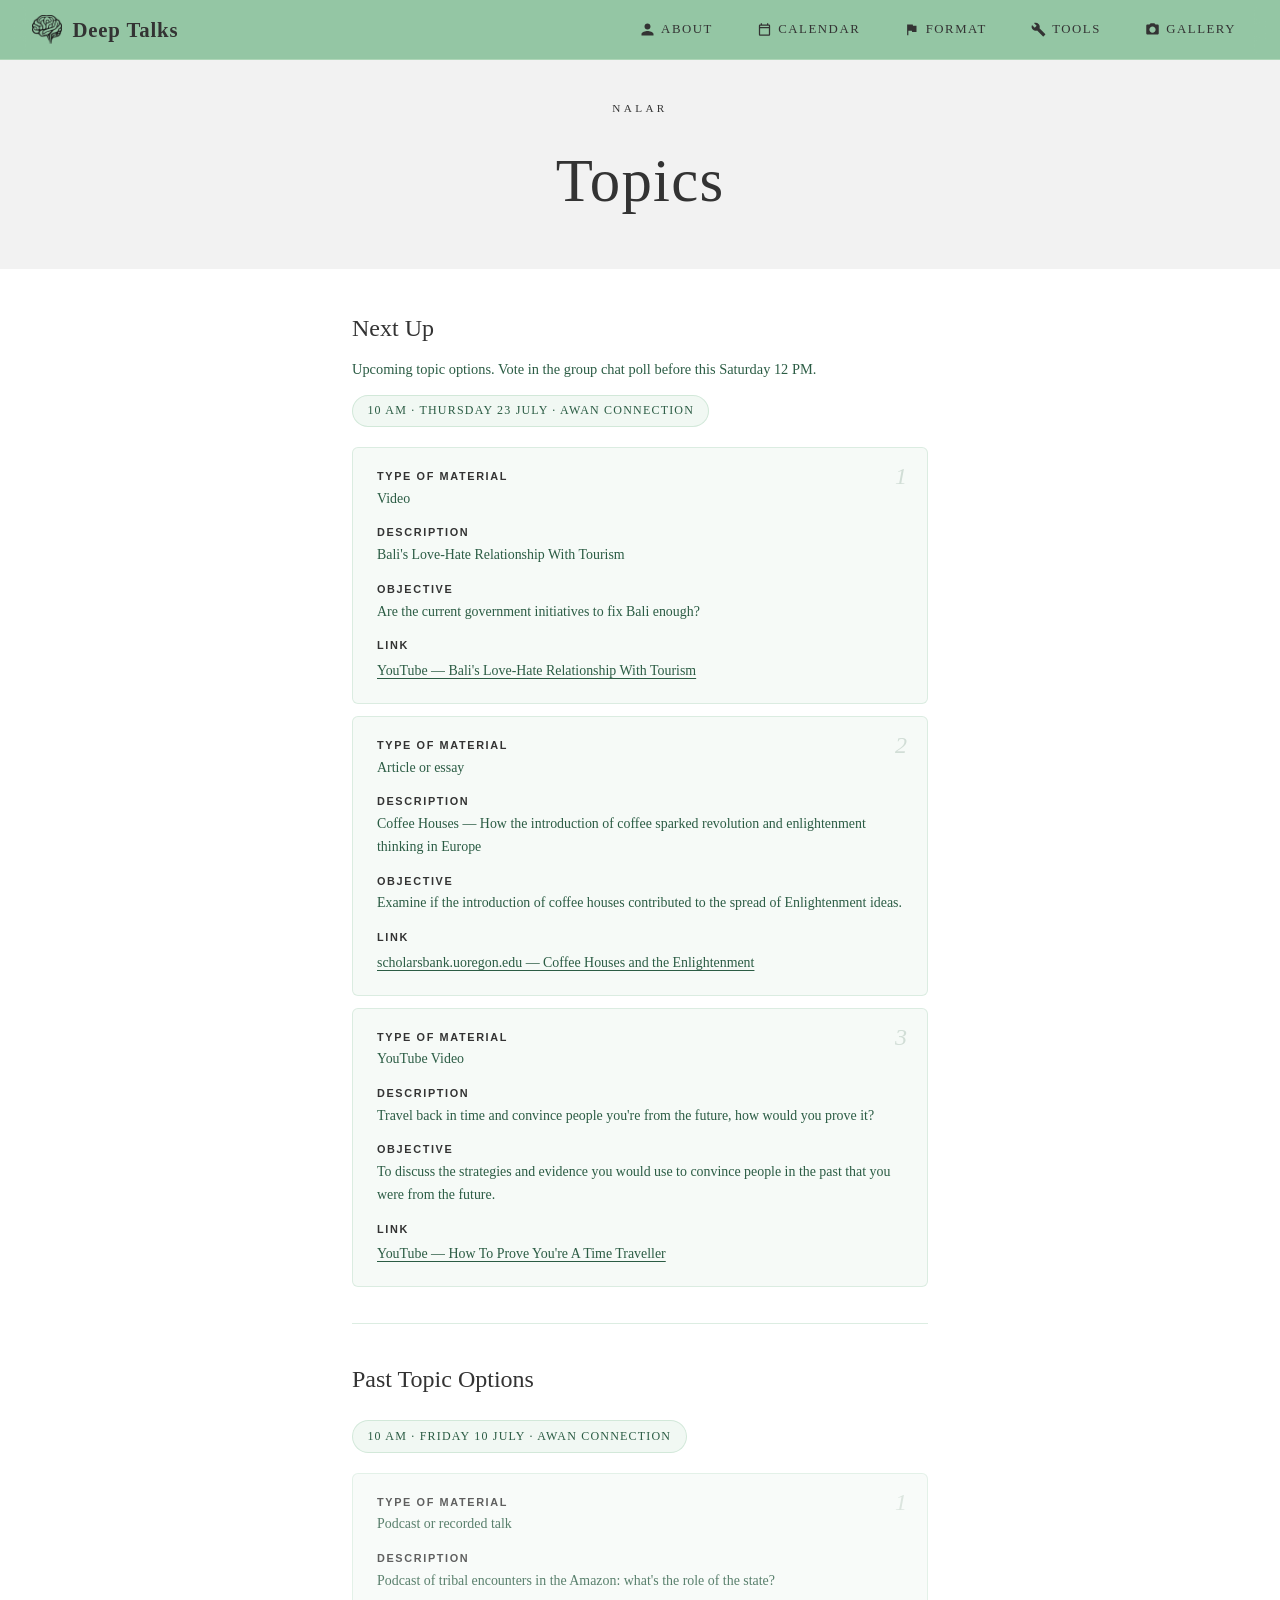
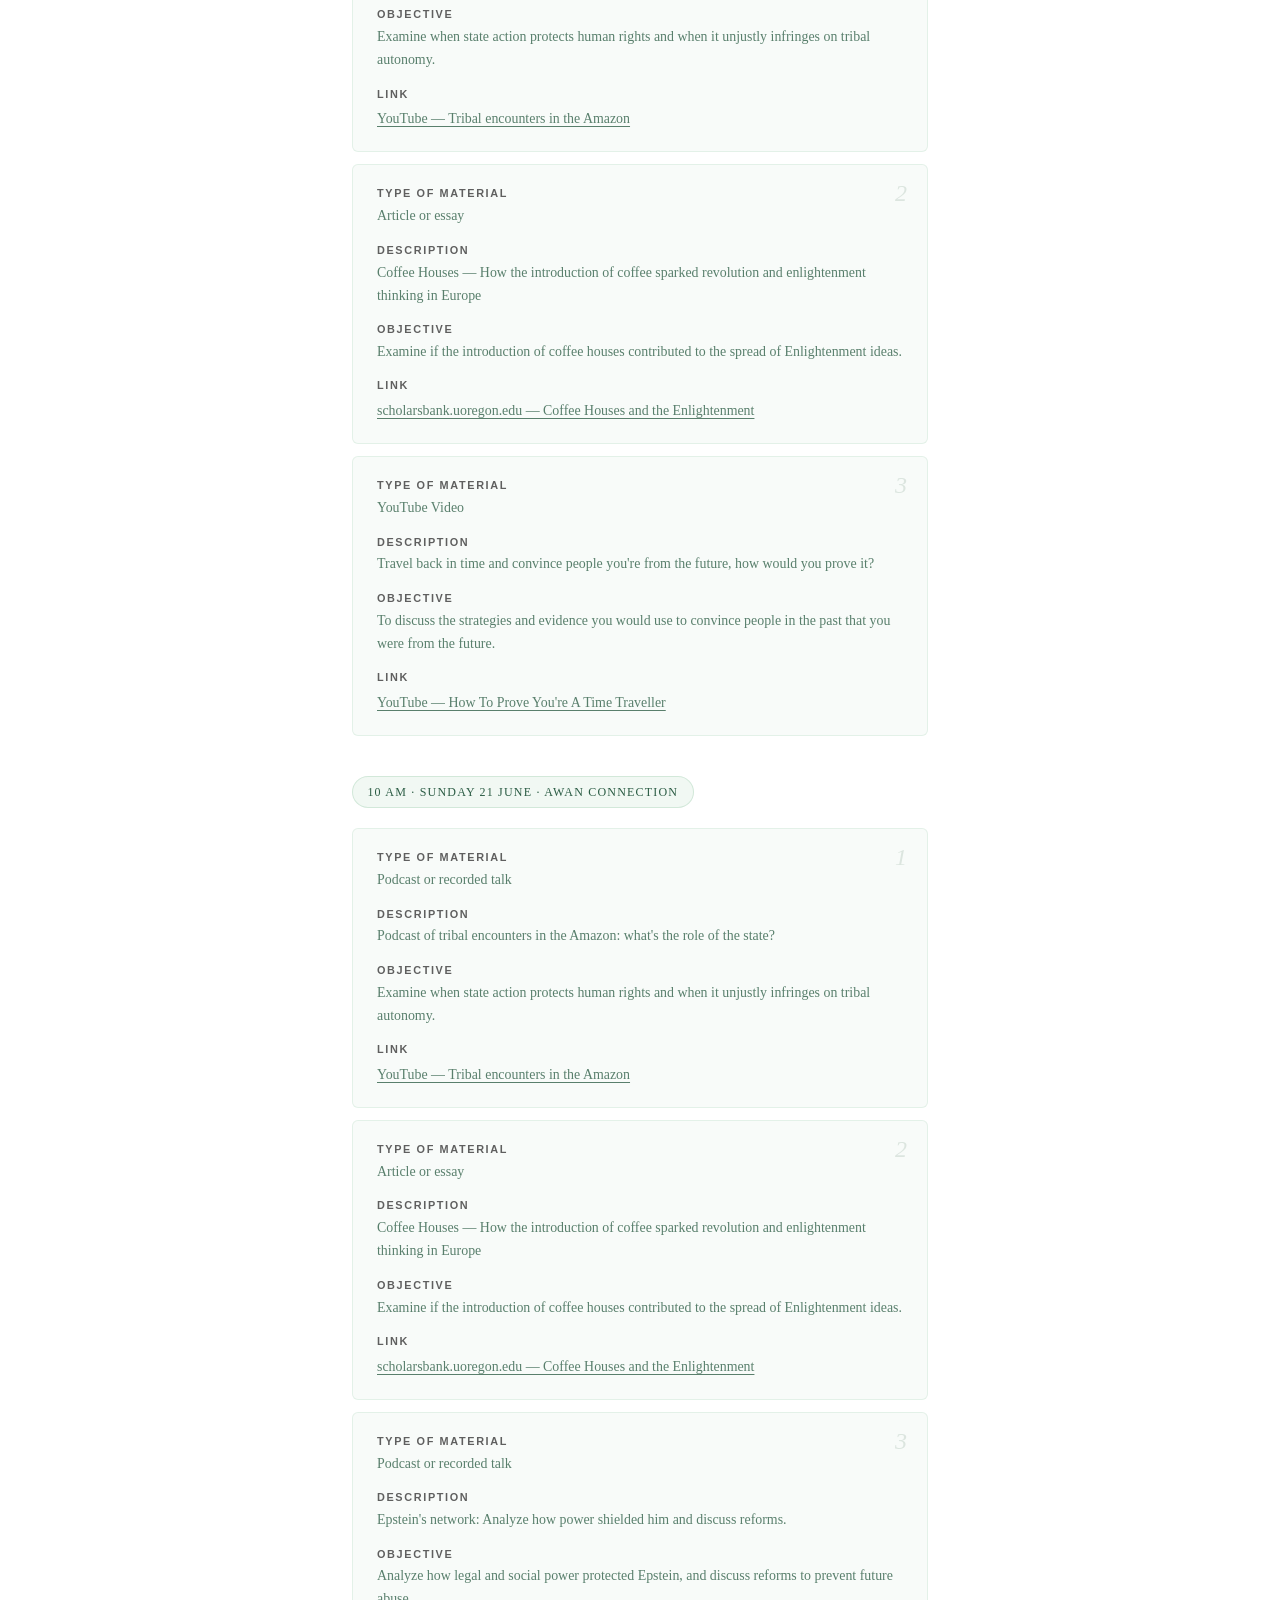
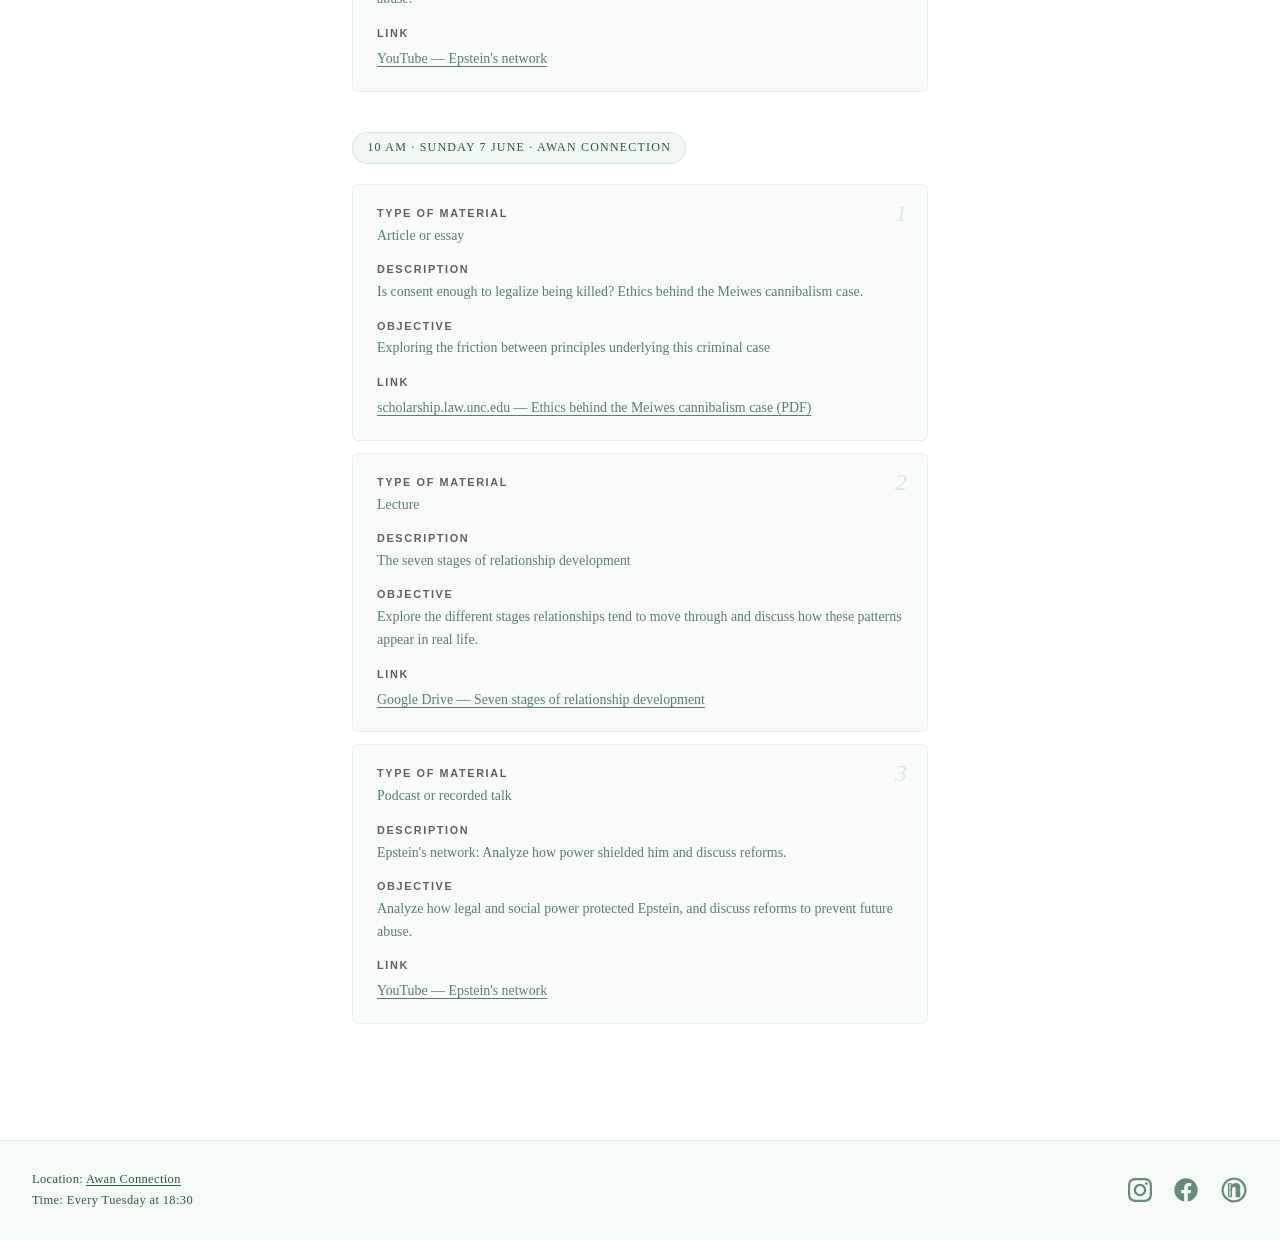
<file: nalar-topics.html>
<!DOCTYPE html>
<html lang="en">
<head>
  <meta charset="UTF-8" />
  <meta http-equiv="Content-Security-Policy" content="default-src 'none'; manifest-src 'self'; worker-src 'self'; script-src 'self'; style-src 'self' 'unsafe-inline' https://fonts.googleapis.com; font-src https://fonts.gstatic.com; img-src 'self' https://api.qrserver.com; connect-src https://docs.google.com ws://127.0.0.1:*; frame-src 'none'; object-src 'none'; base-uri 'self'; form-action 'none';" />
  <meta name="viewport" content="width=device-width, initial-scale=1.0" />
  <title>Nalar Topics — Deep Talks</title>
  <meta property="og:type" content="website" />
  <meta property="og:title" content="Nalar Topics — Deep Talks" />
  <meta property="og:description" content="Upcoming and past topic options for Nalar sessions." />
  <meta property="og:url" content="https://deeptalkscanggu.github.io/nalar-topics.html" />
  <meta property="og:image" content="https://deeptalkscanggu.github.io/images/deeptalks-green.webp" />
  <link rel="icon" href="images/favicon.webp" type="image/webp" />
  <link rel="manifest" href="manifest.json" />
  <link rel="apple-touch-icon" href="images/icon-192.png" />
  <meta name="theme-color" content="#2b5c44" />
  <meta name="apple-mobile-web-app-capable" content="yes" />
  <meta name="apple-mobile-web-app-status-bar-style" content="default" />
  <meta name="apple-mobile-web-app-title" content="Deep Talks" />
  <link rel="preconnect" href="https://fonts.googleapis.com" />
  <link rel="preconnect" href="https://fonts.gstatic.com" crossorigin />
  <link rel="stylesheet" href="https://fonts.googleapis.com/css2?family=Inter:wght@400;600&display=swap" />
  <link rel="stylesheet" href="style.css" />
  <style>
    .sub-page-hero {
      background: #f2f2f2;
      background-image: none;
      min-height: 200px;
      padding: calc(60px + 2.5rem) 2rem 2.5rem;
      justify-content: center;
      text-align: center;
      align-items: center;
    }
    .page-hero.sub-page-hero .page-hero-eyebrow { color: var(--grey-dark); margin-bottom: 0.85rem; }
    .page-hero.sub-page-hero h1 { color: var(--grey-dark); }

    @media (max-width: 979px) {
      .page-hero.sub-page-hero { min-height: 160px; padding: calc(60px + 2rem) 2rem 2rem; }
    }

    /* ── Layout ── */
    .sub-content {
      max-width: 640px;
      margin: 0 auto;
      padding: 2.5rem 2rem 5rem;
    }

    .sub-section {
      margin-bottom: 2.25rem;
    }

    .sub-section h2 {
      font-family: 'Times New Roman', serif;
      font-size: 1.5rem;
      font-weight: 400;
      color: var(--grey-dark);
      margin-bottom: 0.6rem;
    }

    .sub-section > p {
      font-size: 0.9rem;
      color: var(--green-dark);
      line-height: 1.8;
    }

    .sub-divider {
      border: none;
      border-top: 1px solid rgba(140, 195, 158, 0.3);
      margin: 0 0 2.25rem;
    }

    /* ── Session date badge ── */
    .session-meta {
      display: inline-flex;
      align-items: center;
      font-size: 0.75rem;
      letter-spacing: 0.1em;
      text-transform: uppercase;
      color: var(--green-dark);
      background: rgba(140, 195, 158, 0.12);
      border: 1px solid rgba(140, 195, 158, 0.3);
      border-radius: 20px;
      padding: 0.35rem 0.9rem;
      margin: 0.75rem 0 1.25rem;
    }

    /* ── Topic option cards ── */
    .topics-list {
      display: flex;
      flex-direction: column;
      gap: 0.75rem;
    }

    .topic-option {
      background: rgba(140, 195, 158, 0.08);
      border: 1px solid rgba(140, 195, 158, 0.25);
      border-radius: 6px;
      padding: 1.25rem 1.5rem;
      position: relative;
    }

    .topic-option-number {
      position: absolute;
      top: 1rem;
      right: 1.25rem;
      font-family: 'Times New Roman', serif;
      font-size: 1.5rem;
      font-style: italic;
      color: rgba(43, 92, 68, 0.18);
      user-select: none;
      line-height: 1;
    }

    .topic-fields {
      display: flex;
      flex-direction: column;
      gap: 0.85rem;
    }

    .topic-field-label {
      font-size: 0.68rem;
      font-weight: 600;
      letter-spacing: 0.15em;
      text-transform: uppercase;
      color: var(--grey-dark);
      font-family: 'Inter', sans-serif;
      margin-bottom: 0.15rem;
    }

    .topic-field-value {
      font-size: 0.87rem;
      color: var(--green-dark);
      line-height: 1.65;
      margin: 0;
    }

    a.topic-field-value,
    .topic-field-value a {
      color: var(--green-dark);
      text-decoration: underline;
      text-underline-offset: 3px;
      overflow-wrap: break-word;
      word-break: break-all;
    }

    a.topic-field-value:hover,
    .topic-field-value a:hover {
      color: var(--grey-dark);
    }

    /* ── Past sessions ── */
    .past-topics .topic-option {
      opacity: 0.78;
      transition: opacity 0.2s;
    }

    .past-topics .topic-option:hover {
      opacity: 1;
    }

    .past-topics .topics-list + .session-meta {
      margin-top: 2.5rem;
    }
  </style>

</head>
<body>

  <nav id="nav-root"></nav>

  <section class="page-hero sub-page-hero">
    <p class="page-hero-eyebrow">Nalar</p>
    <h1>Topics</h1>
  </section>

  <div class="sub-content">

    <!-- ═══════════════════════════════════════════════════════
         NEXT UP
         ═══════════════════════════════════════════════════════ -->
    <div class="sub-section">
      <h2>Next Up</h2>
      <p>Upcoming topic options. Vote in the group chat poll before this Saturday 12 PM.</p>

      <div class="session-meta">10 AM · Thursday 23 July · Awan Connection</div>

      <div class="topics-list">

        <!-- ── Option 1 ── -->
        <div class="topic-option">
          <span class="topic-option-number">1</span>
          <div class="topic-fields">
            <div>
              <p class="topic-field-label">Type of Material</p>
              <p class="topic-field-value">Video</p>
            </div>
            <div>
              <p class="topic-field-label">Description</p>
              <p class="topic-field-value">Bali's Love-Hate Relationship With Tourism</p>
            </div>
            <div>
              <p class="topic-field-label">Objective</p>
              <p class="topic-field-value">Are the current government initiatives to fix Bali enough?</p>
            </div>
            <div>
              <p class="topic-field-label">Link</p>
              <a class="topic-field-value" href="https://youtu.be/tcuqfPkkU7A?si=Ju438s8ZYLT6kqFh" target="_blank" rel="noopener noreferrer">YouTube — Bali's Love-Hate Relationship With Tourism</a>
            </div>
          </div>
        </div>

        <!-- ── Option 2 ── -->
        <div class="topic-option">
          <span class="topic-option-number">2</span>
          <div class="topic-fields">
            <div>
              <p class="topic-field-label">Type of Material</p>
              <p class="topic-field-value">Article or essay</p>
            </div>
            <div>
              <p class="topic-field-label">Description</p>
              <p class="topic-field-value">Coffee Houses — How the introduction of coffee sparked revolution and enlightenment thinking in Europe</p>
            </div>
            <div>
              <p class="topic-field-label">Objective</p>
              <p class="topic-field-value">Examine if the introduction of coffee houses contributed to the spread of Enlightenment ideas.</p>
            </div>
            <div>
              <p class="topic-field-label">Link</p>
              <a class="topic-field-value" href="https://scholarsbank.uoregon.edu/items/8849a625-6a9b-4fcb-9359-65ed04661683" target="_blank" rel="noopener noreferrer">scholarsbank.uoregon.edu — Coffee Houses and the Enlightenment</a>
            </div>
          </div>
        </div>

        <!-- ── Option 3 ── -->
        <div class="topic-option">
          <span class="topic-option-number">3</span>
          <div class="topic-fields">
            <div>
              <p class="topic-field-label">Type of Material</p>
              <p class="topic-field-value">YouTube Video</p>
            </div>
            <div>
              <p class="topic-field-label">Description</p>
              <p class="topic-field-value">Travel back in time and convince people you're from the future, how would you prove it?</p>
            </div>
            <div>
              <p class="topic-field-label">Objective</p>
              <p class="topic-field-value">To discuss the strategies and evidence you would use to convince people in the past that you were from the future.</p>
            </div>
            <div>
              <p class="topic-field-label">Link</p>
              <a class="topic-field-value" href="https://www.youtube.com/watch?v=6AvDME9Ti2E" target="_blank" rel="noopener noreferrer">YouTube — How To Prove You're A Time Traveller</a>
            </div>
          </div>
        </div>

      </div>

      <!-- ── NEW SESSION TEMPLATE ─────────────────────────────────────────────
           Fill in, then copy from <div class="session-meta"> down to and
           including the closing </div> of topics-list. Paste directly into
           the Past Topic Options section below — no wrapper needed.

        <div class="session-meta">[TIME] · [DAY DATE MONTH] · [VENUE]</div>

        <div class="topics-list">

          <div class="topic-option">
            <span class="topic-option-number">1</span>
            <div class="topic-fields">
              <div>
                <p class="topic-field-label">Type of Material</p>
                <p class="topic-field-value">—</p>
              </div>
              <div>
                <p class="topic-field-label">Description</p>
                <p class="topic-field-value">—</p>
              </div>
              <div>
                <p class="topic-field-label">Objective</p>
                <p class="topic-field-value">—</p>
              </div>
              <div>
                <p class="topic-field-label">Link</p>
                <a class="topic-field-value" href="#" target="_blank" rel="noopener noreferrer">—</a>
              </div>
            </div>
          </div>

        </div>
      ─────────────────────────────────────────────────────────────────────── -->
    </div>

    <hr class="sub-divider" />

    <!-- ═══════════════════════════════════════════════════════
         PAST TOPIC OPTIONS
         To add a past session: copy the entire .past-session
         block below, paste it after the opening comment, and
         fill in the date and option cards. The date header is
         written once per session; the .topic-option block
         repeats for each submission.
         ═══════════════════════════════════════════════════════ -->
    <div class="sub-section past-topics">
      <h2>Past Topic Options</h2>

            <div class="session-meta">10 AM · Friday 10 July · Awan Connection</div>

      <div class="topics-list">

        <!-- ── Option 1 ── -->
        <div class="topic-option">
          <span class="topic-option-number">1</span>
          <div class="topic-fields">
            <div>
              <p class="topic-field-label">Type of Material</p>
              <p class="topic-field-value">Podcast or recorded talk</p>
            </div>
            <div>
              <p class="topic-field-label">Description</p>
              <p class="topic-field-value">Podcast of tribal encounters in the Amazon: what's the role of the state?</p>
            </div>
            <div>
              <p class="topic-field-label">Objective</p>
              <p class="topic-field-value">Examine when state action protects human rights and when it unjustly infringes on tribal autonomy.</p>
            </div>
            <div>
              <p class="topic-field-label">Link</p>
              <a class="topic-field-value" href="https://www.youtube.com/watch?v=Z-FRe5AKmCU" target="_blank" rel="noopener noreferrer">YouTube — Tribal encounters in the Amazon</a>
            </div>
          </div>
        </div>

        <!-- ── Option 2 ── -->
        <div class="topic-option">
          <span class="topic-option-number">2</span>
          <div class="topic-fields">
            <div>
              <p class="topic-field-label">Type of Material</p>
              <p class="topic-field-value">Article or essay</p>
            </div>
            <div>
              <p class="topic-field-label">Description</p>
              <p class="topic-field-value">Coffee Houses — How the introduction of coffee sparked revolution and enlightenment thinking in Europe</p>
            </div>
            <div>
              <p class="topic-field-label">Objective</p>
              <p class="topic-field-value">Examine if the introduction of coffee houses contributed to the spread of Enlightenment ideas.</p>
            </div>
            <div>
              <p class="topic-field-label">Link</p>
              <a class="topic-field-value" href="https://scholarsbank.uoregon.edu/items/8849a625-6a9b-4fcb-9359-65ed04661683" target="_blank" rel="noopener noreferrer">scholarsbank.uoregon.edu — Coffee Houses and the Enlightenment</a>
            </div>
          </div>
        </div>

        <!-- ── Option 3 ── -->
        <div class="topic-option">
          <span class="topic-option-number">3</span>
          <div class="topic-fields">
            <div>
              <p class="topic-field-label">Type of Material</p>
              <p class="topic-field-value">YouTube Video</p>
            </div>
            <div>
              <p class="topic-field-label">Description</p>
              <p class="topic-field-value">Travel back in time and convince people you're from the future, how would you prove it?</p>
            </div>
            <div>
              <p class="topic-field-label">Objective</p>
              <p class="topic-field-value">To discuss the strategies and evidence you would use to convince people in the past that you were from the future.</p>
            </div>
            <div>
              <p class="topic-field-label">Link</p>
              <a class="topic-field-value" href="https://www.youtube.com/watch?v=6AvDME9Ti2E" target="_blank" rel="noopener noreferrer">YouTube — How To Prove You're A Time Traveller</a>
            </div>
          </div>
        </div>

      </div>

            <div class="session-meta">10 AM · Sunday 21 June · Awan Connection</div>

      <div class="topics-list">

        <!-- ── Option 1 ── -->
        <div class="topic-option">
          <span class="topic-option-number">1</span>
          <div class="topic-fields">
            <div>
              <p class="topic-field-label">Type of Material</p>
              <p class="topic-field-value">Podcast or recorded talk</p>
            </div>
            <div>
              <p class="topic-field-label">Description</p>
              <p class="topic-field-value">Podcast of tribal encounters in the Amazon: what's the role of the state?</p>
            </div>
            <div>
              <p class="topic-field-label">Objective</p>
              <p class="topic-field-value">Examine when state action protects human rights and when it unjustly infringes on tribal autonomy.</p>
            </div>
            <div>
              <p class="topic-field-label">Link</p>
              <a class="topic-field-value" href="https://www.youtube.com/watch?v=Z-FRe5AKmCU" target="_blank" rel="noopener noreferrer">YouTube — Tribal encounters in the Amazon</a>
            </div>
          </div>
        </div>

        <!-- ── Option 2 ── -->
        <div class="topic-option">
          <span class="topic-option-number">2</span>
          <div class="topic-fields">
            <div>
              <p class="topic-field-label">Type of Material</p>
              <p class="topic-field-value">Article or essay</p>
            </div>
            <div>
              <p class="topic-field-label">Description</p>
              <p class="topic-field-value">Coffee Houses — How the introduction of coffee sparked revolution and enlightenment thinking in Europe</p>
            </div>
            <div>
              <p class="topic-field-label">Objective</p>
              <p class="topic-field-value">Examine if the introduction of coffee houses contributed to the spread of Enlightenment ideas.</p>
            </div>
            <div>
              <p class="topic-field-label">Link</p>
              <a class="topic-field-value" href="https://scholarsbank.uoregon.edu/items/8849a625-6a9b-4fcb-9359-65ed04661683" target="_blank" rel="noopener noreferrer">scholarsbank.uoregon.edu — Coffee Houses and the Enlightenment</a>
            </div>
          </div>
        </div>

        <!-- ── Option 3 ── -->
        <div class="topic-option">
          <span class="topic-option-number">3</span>
          <div class="topic-fields">
            <div>
              <p class="topic-field-label">Type of Material</p>
              <p class="topic-field-value">Podcast or recorded talk</p>
            </div>
            <div>
              <p class="topic-field-label">Description</p>
              <p class="topic-field-value">Epstein's network: Analyze how power shielded him and discuss reforms.</p>
            </div>
            <div>
              <p class="topic-field-label">Objective</p>
              <p class="topic-field-value">Analyze how legal and social power protected Epstein, and discuss reforms to prevent future abuse.</p>
            </div>
            <div>
              <p class="topic-field-label">Link</p>
              <a class="topic-field-value" href="https://youtu.be/Q-pVBw7zo20?si=lw-jM3jJAnoB1kCO" target="_blank" rel="noopener noreferrer">YouTube — Epstein's network</a>
            </div>
          </div>
        </div>

      </div>

      <div class="session-meta">10 AM · Sunday 7 June · Awan Connection</div>

      <div class="topics-list">

        <!-- ── Option 1 ── -->
        <div class="topic-option">
          <span class="topic-option-number">1</span>
          <div class="topic-fields">
            <div>
              <p class="topic-field-label">Type of Material</p>
              <p class="topic-field-value">Article or essay</p>
            </div>
            <div>
              <p class="topic-field-label">Description</p>
              <p class="topic-field-value">Is consent enough to legalize being killed? Ethics behind the Meiwes cannibalism case.</p>
            </div>
            <div>
              <p class="topic-field-label">Objective</p>
              <p class="topic-field-value">Exploring the friction between principles underlying this criminal case</p>
            </div>
            <div>
              <p class="topic-field-label">Link</p>
              <a class="topic-field-value" href="https://scholarship.law.unc.edu/cgi/viewcontent.cgi?params=/context/ncilj/article/2019/&path_info=14_39NCJIntlL_ComReg423_2013_2014_.pdf" target="_blank" rel="noopener noreferrer">scholarship.law.unc.edu — Ethics behind the Meiwes cannibalism case (PDF)</a>
            </div>
          </div>
        </div>

        <!-- ── Option 2 ── -->
        <div class="topic-option">
          <span class="topic-option-number">2</span>
          <div class="topic-fields">
            <div>
              <p class="topic-field-label">Type of Material</p>
              <p class="topic-field-value">Lecture</p>
            </div>
            <div>
              <p class="topic-field-label">Description</p>
              <p class="topic-field-value">The seven stages of relationship development</p>
            </div>
            <div>
              <p class="topic-field-label">Objective</p>
              <p class="topic-field-value">Explore the different stages relationships tend to move through and discuss how these patterns appear in real life.</p>
            </div>
            <div>
              <p class="topic-field-label">Link</p>
              <a class="topic-field-value" href="https://drive.google.com/drive/folders/1Fe5nIYLWtI7iAxL8FV_a8tkR0nsxskev?usp=share_link" target="_blank" rel="noopener noreferrer">Google Drive — Seven stages of relationship development</a>
            </div>
          </div>
        </div>

        <!-- ── Option 3 ── -->
        <div class="topic-option">
          <span class="topic-option-number">3</span>
          <div class="topic-fields">
            <div>
              <p class="topic-field-label">Type of Material</p>
              <p class="topic-field-value">Podcast or recorded talk</p>
            </div>
            <div>
              <p class="topic-field-label">Description</p>
              <p class="topic-field-value">Epstein's network: Analyze how power shielded him and discuss reforms.</p>
            </div>
            <div>
              <p class="topic-field-label">Objective</p>
              <p class="topic-field-value">Analyze how legal and social power protected Epstein, and discuss reforms to prevent future abuse.</p>
            </div>
            <div>
              <p class="topic-field-label">Link</p>
              <a class="topic-field-value" href="https://youtu.be/Q-pVBw7zo20?si=lw-jM3jJAnoB1kCO" target="_blank" rel="noopener noreferrer">YouTube — Epstein's network</a>
            </div>
          </div>
        </div>

      </div>

    </div>

  </div>

  <footer id="footer-root"></footer>

  <script src="js/components.js"></script>
  <script src="js/links.js"></script>
</body>
</html>
</file>
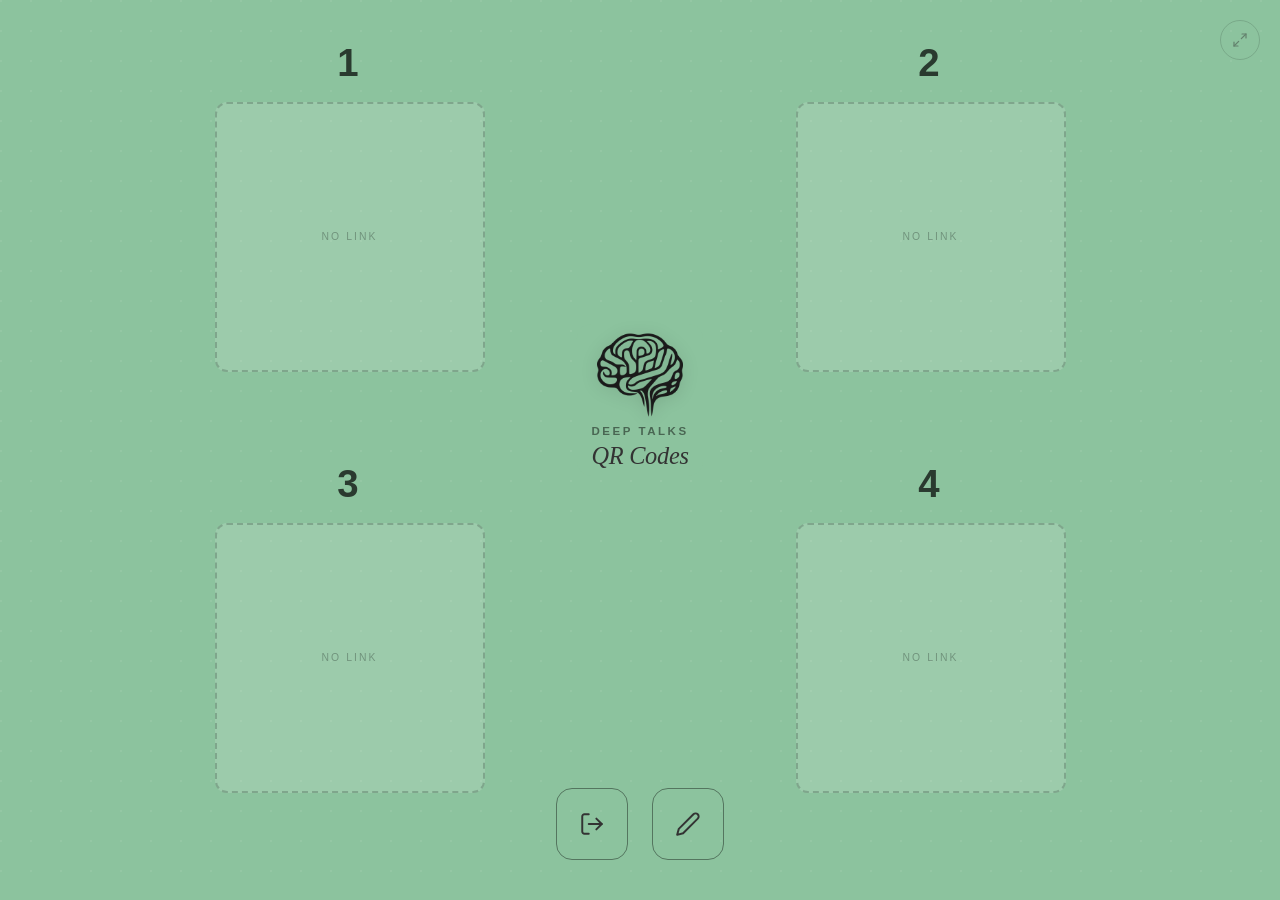
<file: qr.html>
<!DOCTYPE html>
<html lang="en">
<head>
  <meta charset="UTF-8" />
  <meta http-equiv="Content-Security-Policy" content="default-src 'none'; manifest-src 'self'; worker-src 'self'; script-src 'self'; style-src 'self' 'unsafe-inline' https://fonts.googleapis.com; font-src https://fonts.gstatic.com; img-src 'self' https://api.qrserver.com; connect-src ws://127.0.0.1:*; frame-src 'none'; object-src 'none'; base-uri 'self'; form-action 'none';" />
  <meta name="viewport" content="width=device-width, initial-scale=1.0, viewport-fit=cover" />
  <title>QR Codes — Deep Talks</title>
  <link rel="icon" href="images/favicon.webp" type="image/webp" />
  <link rel="manifest" href="manifest.json" />
  <link rel="apple-touch-icon" href="images/icon-192.png" />
  <meta name="theme-color" content="#2b5c44" />
  <meta name="apple-mobile-web-app-capable" content="yes" />
  <meta name="apple-mobile-web-app-status-bar-style" content="default" />
  <meta name="apple-mobile-web-app-title" content="Deep Talks" />
  <link rel="preconnect" href="https://fonts.googleapis.com" />
  <link rel="preconnect" href="https://fonts.gstatic.com" crossorigin />
  <link rel="stylesheet" href="https://fonts.googleapis.com/css2?family=Inter:wght@400;600&display=swap" />
  <link rel="stylesheet" href="style.css" />
</head>
<body class="qr-page">

  <div id="qr-app">

    <!-- Single badge: lives outside the views so it survives view transitions -->
    <div id="qr-badge">
      <img src="images/deeptalks-logo.webp" alt="Deep Talks" id="qr-badge-logo" />
      <span class="qr-badge-sub">Deep Talks</span>
      <span class="qr-badge-main">QR Codes</span>
    </div>

    <div class="qr-views">

      <!-- DISPLAY -->
      <div id="view-display" class="qr-view" aria-hidden="true">
        <div class="qr-grid" id="qr-grid">
          <!-- .qr-card elements injected by JS at grid corners -->
        </div>
        <div class="qr-nav">
          <a href="index.html" class="rnd-btn-sq" aria-label="Exit">
            <svg viewBox="0 0 24 24" fill="none" stroke="currentColor" stroke-width="1.8" stroke-linecap="round" stroke-linejoin="round">
              <path d="M9 21H5a2 2 0 0 1-2-2V5a2 2 0 0 1 2-2h4"/>
              <polyline points="16,17 21,12 16,7"/>
              <line x1="21" y1="12" x2="9" y2="12"/>
            </svg>
          </a>
          <button id="btn-to-edit" class="rnd-btn-sq" aria-label="Edit QR codes">
            <svg viewBox="0 0 24 24" fill="none" stroke="currentColor" stroke-width="1.8" stroke-linecap="round" stroke-linejoin="round">
              <path d="M17 3a2.828 2.828 0 1 1 4 4L7.5 20.5 2 22l1.5-5.5L17 3z"/>
            </svg>
          </button>
        </div>
      </div>

      <!-- EDIT -->
      <div id="view-edit" class="qr-view" aria-hidden="true">
        <p class="rnd-instruction">Enter a URL for each slot. Names are optional — if blank the slot number shows instead.</p>
        <div class="rnd-actions">
          <button id="btn-edit-back"  class="rnd-btn rnd-btn--sm rnd-btn--ghost">Back</button>
          <button id="btn-edit-clear" class="rnd-btn rnd-btn--sm rnd-btn--ghost">Clear</button>
          <button id="btn-edit-save"  class="rnd-btn rnd-btn--sm">Save</button>
        </div>
        <div class="qr-form">
          <div class="qr-slot">
            <span class="qr-slot-num">1</span>
            <input type="text" class="qr-input-name" placeholder="Name (optional)" />
            <input type="text" class="qr-input-url"  placeholder="https://..." />
          </div>
          <div class="qr-slot">
            <span class="qr-slot-num">2</span>
            <input type="text" class="qr-input-name" placeholder="Name (optional)" />
            <input type="text" class="qr-input-url"  placeholder="https://..." />
          </div>
          <div class="qr-slot">
            <span class="qr-slot-num">3</span>
            <input type="text" class="qr-input-name" placeholder="Name (optional)" />
            <input type="text" class="qr-input-url"  placeholder="https://..." />
          </div>
          <div class="qr-slot">
            <span class="qr-slot-num">4</span>
            <input type="text" class="qr-input-name" placeholder="Name (optional)" />
            <input type="text" class="qr-input-url"  placeholder="https://..." />
          </div>
        </div>
      </div>

    </div>
  </div>

  <button id="btn-fullscreen" aria-label="Toggle fullscreen">
    <svg id="icon-expand" viewBox="0 0 24 24" fill="none" stroke="currentColor" stroke-width="1.8" stroke-linecap="round" stroke-linejoin="round">
      <polyline points="15,3 21,3 21,9"/>
      <polyline points="9,21 3,21 3,15"/>
      <line x1="21" y1="3" x2="14" y2="10"/>
      <line x1="3" y1="21" x2="10" y2="14"/>
    </svg>
    <svg id="icon-compress" viewBox="0 0 24 24" fill="none" stroke="currentColor" stroke-width="1.8" stroke-linecap="round" stroke-linejoin="round" style="display:none">
      <polyline points="4,14 10,14 10,20"/>
      <polyline points="20,10 14,10 14,4"/>
      <line x1="10" y1="14" x2="3" y2="21"/>
      <line x1="21" y1="3" x2="14" y2="10"/>
    </svg>
  </button>

  <script src="js/qr.js"></script>
</body>
</html>
</file>
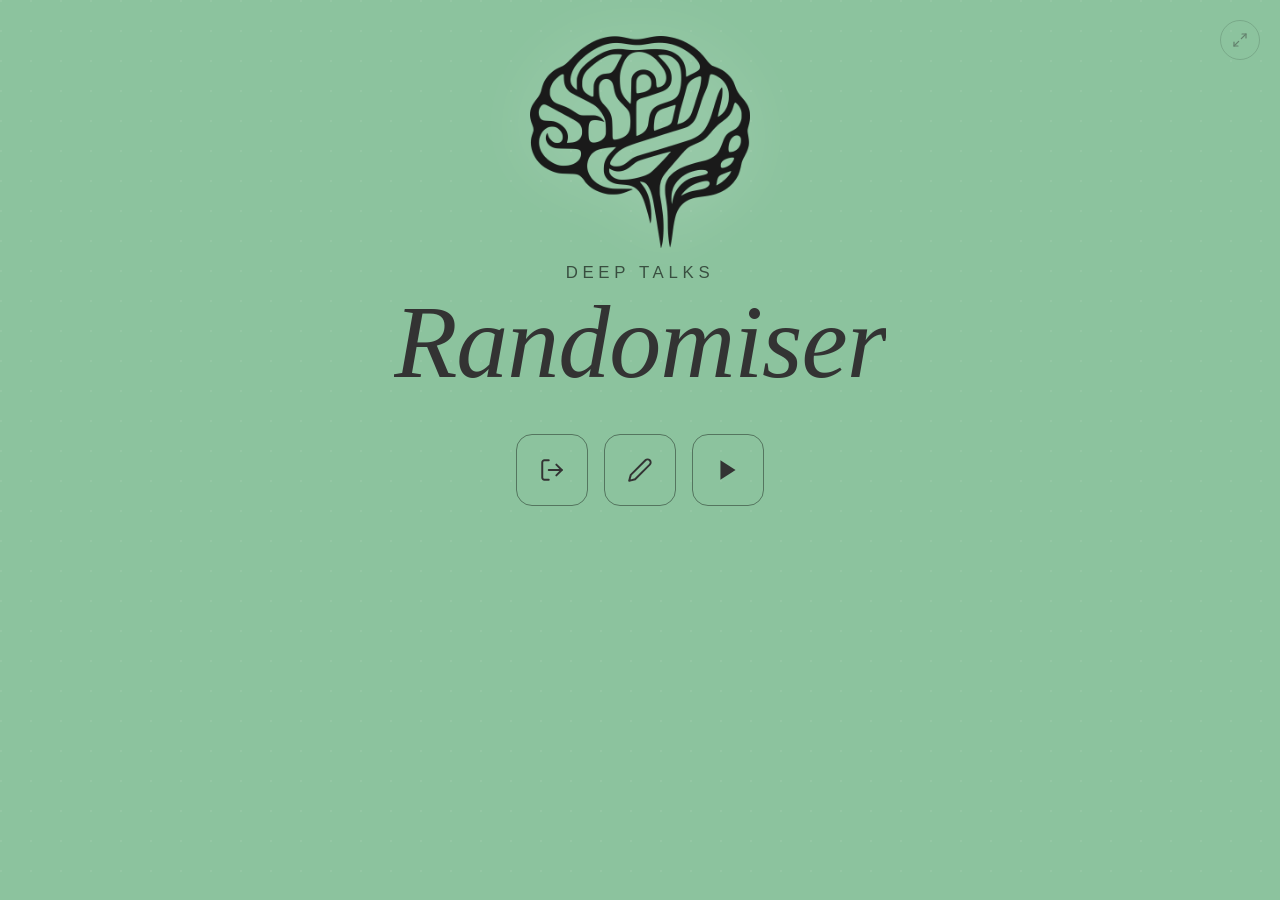
<file: randomiser.html>
<!DOCTYPE html>
<html lang="en">
<head>
  <meta charset="UTF-8" />
  <meta http-equiv="Content-Security-Policy" content="default-src 'none'; manifest-src 'self'; worker-src 'self'; script-src 'self'; style-src 'self' 'unsafe-inline' https://fonts.googleapis.com; font-src https://fonts.gstatic.com; img-src 'self'; connect-src ws://127.0.0.1:*; frame-src 'none'; object-src 'none'; base-uri 'self'; form-action 'none';" />
  <meta name="viewport" content="width=device-width, initial-scale=1.0, viewport-fit=cover" />
  <title>Randomiser — Deep Talks</title>
  <link rel="icon" href="images/favicon.webp" type="image/webp" />
  <link rel="manifest" href="manifest.json" />
  <link rel="apple-touch-icon" href="images/icon-192.png" />
  <meta name="theme-color" content="#2b5c44" />
  <meta name="apple-mobile-web-app-capable" content="yes" />
  <meta name="apple-mobile-web-app-status-bar-style" content="default" />
  <meta name="apple-mobile-web-app-title" content="Deep Talks" />
  <link rel="preconnect" href="https://fonts.googleapis.com" />
  <link rel="preconnect" href="https://fonts.gstatic.com" crossorigin />
  <link rel="stylesheet" href="https://fonts.googleapis.com/css2?family=Inter:wght@400;600&display=swap" />
  <link rel="stylesheet" href="style.css" />

</head>
<body class="rnd-page">

  <div id="rnd-app">

    <img id="rnd-logo" src="images/deeptalks-logo.webp" alt="Deep Talks" />
    <h1 id="rnd-heading">
      <span class="rnd-heading-sub">Deep Talks</span>
      <span class="rnd-heading-main">Randomiser</span>
    </h1>

    <div class="rnd-views">

      <!-- HOME -->
      <div id="view-home" class="rnd-view rnd-view--home" aria-hidden="true">
        <a href="index.html" class="rnd-btn-sq" aria-label="Exit">
          <svg viewBox="0 0 24 24" fill="none" stroke="currentColor" stroke-width="1.8" stroke-linecap="round" stroke-linejoin="round">
            <path d="M9 21H5a2 2 0 0 1-2-2V5a2 2 0 0 1 2-2h4"/>
            <polyline points="16,17 21,12 16,7"/>
            <line x1="21" y1="12" x2="9" y2="12"/>
          </svg>
        </a>
        <button id="btn-to-entries" class="rnd-btn-sq" aria-label="Entries">
          <svg viewBox="0 0 24 24" fill="none" stroke="currentColor" stroke-width="1.8" stroke-linecap="round" stroke-linejoin="round">
            <path d="M17 3a2.828 2.828 0 1 1 4 4L7.5 20.5 2 22l1.5-5.5L17 3z"/>
          </svg>
        </button>
        <button id="btn-to-start" class="rnd-btn-sq" aria-label="Start">
          <svg viewBox="0 0 24 24" fill="currentColor">
            <polygon points="5,3 19,12 5,21"/>
          </svg>
        </button>
      </div>

      <!-- ENTRIES -->
      <div id="view-entries" class="rnd-view" aria-hidden="true">
        <p class="rnd-instruction">Write the randomiser entries below, each new line is an entry</p>
        <div class="rnd-actions">
          <button id="btn-entries-back"  class="rnd-btn rnd-btn--sm rnd-btn--ghost">Back</button>
          <button id="btn-clear"         class="rnd-btn rnd-btn--sm rnd-btn--ghost">Clear</button>
          <button id="btn-save"          class="rnd-btn rnd-btn--sm">Save</button>
        </div>
        <textarea id="entries-field" class="rnd-textarea" placeholder="Alice&#10;Bob&#10;Charlie&#10;..."></textarea>
        <p id="entry-count" class="rnd-count"></p>
      </div>

      <!-- DISPLAY -->
      <div id="view-display" class="rnd-view" aria-hidden="true">
        <div class="rnd-display-body">
          <div id="rnd-entry" class="rnd-entry"></div>
        </div>
        <div class="rnd-nav rnd-nav--display">
          <button id="btn-back" class="rnd-btn-circle" aria-label="Previous">
            <svg viewBox="0 0 24 24" fill="none" stroke="currentColor" stroke-width="2" stroke-linecap="round" stroke-linejoin="round">
              <polyline points="15,18 9,12 15,6"/>
            </svg>
          </button>
          <button id="btn-to-home" class="rnd-btn-circle" aria-label="Home">
            <svg viewBox="0 0 24 24" fill="none" stroke="currentColor" stroke-width="1.8" stroke-linecap="round" stroke-linejoin="round">
              <path d="M3 9l9-7 9 7v11a2 2 0 0 1-2 2H5a2 2 0 0 1-2-2z"/>
              <polyline points="9,22 9,12 15,12 15,22"/>
            </svg>
          </button>
          <button id="btn-next" class="rnd-btn-circle" aria-label="Next">
            <svg viewBox="0 0 24 24" fill="none" stroke="currentColor" stroke-width="2" stroke-linecap="round" stroke-linejoin="round">
              <polyline points="9,6 15,12 9,18"/>
            </svg>
          </button>
        </div>
      </div>

    </div><!-- /.rnd-views -->
  </div><!-- /#rnd-app -->

  <button id="btn-fullscreen" aria-label="Toggle fullscreen">
    <svg id="icon-expand" viewBox="0 0 24 24" fill="none" stroke="currentColor" stroke-width="1.8" stroke-linecap="round" stroke-linejoin="round">
      <polyline points="15,3 21,3 21,9"/>
      <polyline points="9,21 3,21 3,15"/>
      <line x1="21" y1="3" x2="14" y2="10"/>
      <line x1="3" y1="21" x2="10" y2="14"/>
    </svg>
    <svg id="icon-compress" viewBox="0 0 24 24" fill="none" stroke="currentColor" stroke-width="1.8" stroke-linecap="round" stroke-linejoin="round" style="display:none">
      <polyline points="4,14 10,14 10,20"/>
      <polyline points="20,10 14,10 14,4"/>
      <line x1="10" y1="14" x2="3" y2="21"/>
      <line x1="21" y1="3" x2="14" y2="10"/>
    </svg>
  </button>

  <script src="js/randomiser.js"></script>
</body>
</html>
</file>
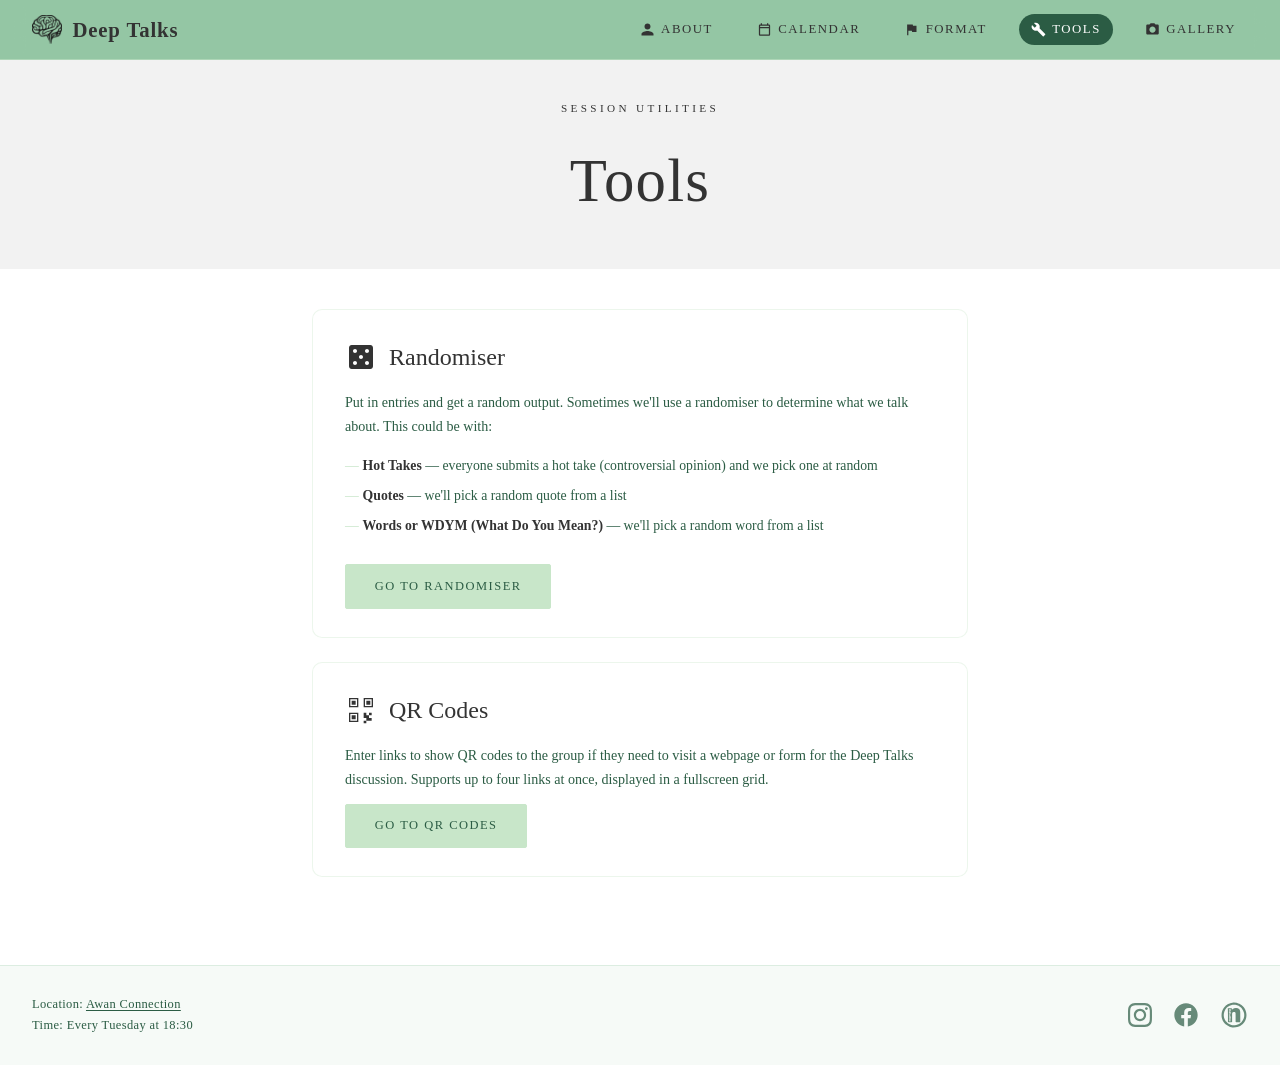
<file: tools.html>
<!DOCTYPE html>
<html lang="en">
<head>
  <meta charset="UTF-8" />
  <meta http-equiv="Content-Security-Policy" content="default-src 'none'; manifest-src 'self'; worker-src 'self'; script-src 'self'; style-src 'self' 'unsafe-inline' https://fonts.googleapis.com; font-src https://fonts.gstatic.com; img-src 'self'; connect-src ws://127.0.0.1:*; frame-src 'none'; object-src 'none'; base-uri 'self'; form-action 'none';" />
  <meta name="viewport" content="width=device-width, initial-scale=1.0" />
  <title>Tools — Deep Talks</title>
  <meta property="og:type" content="website" />
  <meta property="og:title" content="Tools — Deep Talks" />
  <meta property="og:description" content="Group circle discussions in Canggu, Bali. A community for meaningful conversations." />
  <meta property="og:url" content="https://deeptalkscanggu.github.io/tools.html" />
  <meta property="og:image" content="https://deeptalkscanggu.github.io/images/deeptalks-green.webp" />
  <link rel="icon" href="images/favicon.webp" type="image/webp" />
  <link rel="manifest" href="manifest.json" />
  <link rel="apple-touch-icon" href="images/icon-192.png" />
  <meta name="theme-color" content="#2b5c44" />
  <meta name="apple-mobile-web-app-capable" content="yes" />
  <meta name="apple-mobile-web-app-status-bar-style" content="default" />
  <meta name="apple-mobile-web-app-title" content="Deep Talks" />
  <link rel="preconnect" href="https://fonts.googleapis.com" />
  <link rel="preconnect" href="https://fonts.gstatic.com" crossorigin />
  <link rel="stylesheet" href="https://fonts.googleapis.com/css2?family=Inter:wght@400;600&display=swap" />
  <link rel="stylesheet" href="style.css" />
  <style>
    .tools-page-hero {
      background: #f2f2f2;
      background-image: none;
      min-height: 200px;
      padding: calc(60px + 2.5rem) 2rem 2.5rem;
      margin-top: 0;
      justify-content: center;
      text-align: center;
      align-items: center;
    }
    .page-hero.tools-page-hero .page-hero-eyebrow {
      color: var(--grey-dark);
      margin-bottom: 0.85rem;
    }
    .page-hero.tools-page-hero h1 {
      color: var(--grey-dark);
    }

    @media (max-width: 979px) {
      .page-hero.tools-page-hero {
        min-height: 160px;
        padding: calc(60px + 2rem) 2rem 2rem;
      }
    }

    .tools-content {
      max-width: 720px;
      margin: 0 auto;
      padding: 2.5rem 2rem 4rem;
    }

    .tools-intro {
      color: var(--green-dark);
      font-size: 0.9rem;
      line-height: 1.8;
      margin-bottom: 2.5rem;
    }

    .tool-card {
      background: rgba(255,255,255,0.8);
      border: 1px solid rgba(200,230,201,0.35);
      border-radius: 10px;
      padding: 1.75rem 2rem;
      margin-bottom: 1.5rem;
      transition: border-color 0.2s, background 0.2s;
    }
    .tool-card:hover {
      border-color: rgba(200,230,201,0.6);
      background: rgba(200,230,201,0.07);
    }

    .tool-card-header {
      display: flex;
      align-items: center;
      gap: 0.75rem;
      margin-bottom: 0.85rem;
    }

    .tool-card-icon {
      width: 2rem;
      height: 2rem;
      flex-shrink: 0;
      color: var(--grey-dark);
      fill: currentColor;
    }

    .tool-card-title {
      font-family: 'Times New Roman', serif;
      font-size: 1.5rem;
      font-weight: 400;
      color: var(--grey-dark);
      margin: 0;
    }

    .tool-card-desc {
      color: var(--green-dark);
      font-size: 0.88rem;
      line-height: 1.75;
      margin: 0 0 0.75rem;
    }

    .tool-card-list {
      list-style: none;
      padding: 0;
      margin: 0.5rem 0 1.5rem;
    }
    .tool-card-list li {
      color: var(--green-dark);
      font-size: 0.86rem;
      line-height: 1.7;
      padding: 0.2rem 0 0.2rem 1.1rem;
      position: relative;
    }
    .tool-card-list li::before {
      content: '—';
      position: absolute;
      left: 0;
      color: var(--green-mid);
    }
  </style>
</head>
<body>

  <nav id="nav-root"></nav>

  <section class="page-hero tools-page-hero">
    <p class="page-hero-eyebrow">Session Utilities</p>
    <h1>Tools</h1>
  </section>

  <div class="tools-content">

    <!-- ── RANDOMISER ── -->
    <div class="tool-card">
      <div class="tool-card-header">
        <svg class="tool-card-icon" viewBox="0 0 24 24" xmlns="http://www.w3.org/2000/svg">
          <path d="M19 3H5c-1.1 0-2 .9-2 2v14c0 1.1.9 2 2 2h14c1.1 0 2-.9 2-2V5c0-1.1-.9-2-2-2zM7.5 18c-.83 0-1.5-.67-1.5-1.5S6.67 15 7.5 15s1.5.67 1.5 1.5S8.33 18 7.5 18zm0-9C6.67 9 6 8.33 6 7.5S6.67 6 7.5 6 9 6.67 9 7.5 8.33 9 7.5 9zm4.5 4.5c-.83 0-1.5-.67-1.5-1.5s.67-1.5 1.5-1.5 1.5.67 1.5 1.5-.67 1.5-1.5 1.5zm4.5 4.5c-.83 0-1.5-.67-1.5-1.5s.67-1.5 1.5-1.5 1.5.67 1.5 1.5-.67 1.5-1.5 1.5zm0-9c-.83 0-1.5-.67-1.5-1.5S15.67 6 16.5 6 18 6.67 18 7.5 17.33 9 16.5 9z"/>
        </svg>
        <h2 class="tool-card-title">Randomiser</h2>
      </div>
      <p class="tool-card-desc">Put in entries and get a random output. Sometimes we'll use a randomiser to determine what we talk about. This could be with:</p>
      <ul class="tool-card-list">
        <li><strong style="color: var(--grey-dark);">Hot Takes</strong> — everyone submits a hot take (controversial opinion) and we pick one at random</li>
        <li><strong style="color: var(--grey-dark);">Quotes</strong> — we'll pick a random quote from a list</li>
        <li><strong style="color: var(--grey-dark);">Words or WDYM (What Do You Mean?)</strong> — we'll pick a random word from a list</li>
      </ul>
      <a href="randomiser.html" class="btn-solid">Go to Randomiser</a>
    </div>

    <!-- ── QR CODES ── -->
    <div class="tool-card">
      <div class="tool-card-header">
        <svg class="tool-card-icon" viewBox="0 0 24 24" xmlns="http://www.w3.org/2000/svg">
          <path d="M3 3h7v7H3V3zm1 1v5h5V4H4zm1 1h3v3H5V5zM3 14h7v7H3v-7zm1 1v5h5v-5H4zm1 1h3v3H5v-3zM14 3h7v7h-7V3zm1 1v5h5V4h-5zm1 1h3v3h-3V5zM14 14h2v2h-2v-2zm2 2h2v2h-2v-2zm2-2h2v2h-2v-2zm-2 4h2v2h-2v-2zm2 0h2v2h-2v-2zm-4-2h2v2h-2v-2zm0 4h2v2h-2v-2z"/>
        </svg>
        <h2 class="tool-card-title">QR Codes</h2>
      </div>
      <p class="tool-card-desc">Enter links to show QR codes to the group if they need to visit a webpage or form for the Deep Talks discussion. Supports up to four links at once, displayed in a fullscreen grid.</p>
      <a href="qr.html" class="btn-solid">Go to QR Codes</a>
    </div>

  </div>

  <footer id="footer-root"></footer>
  <script src="js/components.js"></script>
  <script src="js/links.js"></script>
</body>
</html>
</file>
<file: style.css>
:root {
  --green-deep:   #a8d5b5;
  --green-mid:    #c8e6c9;
  --green-soft:   #dcedc8;
  --green-accent: #e8f5e8;
  --green-light:  #f1f8e9;
  --green-dark:   #2b5c44;
  --grey-dark:    #333333;
  --grey-mid:     #666666;
  --grey-soft:    #999999;
  --grey-light:   #cccccc;
  --cream:        #ffffff;
  --white:        #ffffff;
}

*, *::before, *::after { box-sizing: border-box; margin: 0; padding: 0; }

html { scroll-behavior: smooth; }

body {
  font-family: 'Times New Roman', serif;
  background: var(--cream);
  color: var(--grey-dark);
  min-height: 100vh;
  line-height: 1.6;
}

/* ── NAV ── */
nav {
  position: fixed;
  top: 0; left: 0; right: 0;
  z-index: 100;
  background: rgba(140, 195, 158, 0.92);
  backdrop-filter: blur(12px);
  border-bottom: 1px solid rgba(200, 230, 201, 0.5);
  padding: 0 2rem;
  height: 60px;
  display: flex;
  align-items: center;
  justify-content: space-between;
}

.nav-brand {
  display: flex;
  align-items: center;
  gap: 0.65rem;
  font-family: 'Inter', 'Helvetica Neue', 'Times New Roman', sans-serif;
  font-size: 1.3rem;
  font-weight: 600;
  color: var(--grey-dark);
  text-decoration: none;
  letter-spacing: 0.04em;
}

.nav-brand img {
  width: 30px;
  height: auto;
  display: block;
}

.nav-links {
  display: flex;
  gap: 1.25rem;
  list-style: none;
  align-items: center;
}

.nav-links a {
  display: flex;
  align-items: center;
  gap: 0.4rem;
  color: var(--grey-dark);
  text-decoration: none;
  font-size: 0.8rem;
  font-weight: 400;
  letter-spacing: 0.12em;
  text-transform: uppercase;
  padding: 0.35rem 0.75rem;
  border-radius: 999px;
  transition: background 0.25s, color 0.25s;
}

.nav-links a svg {
  width: 15px;
  height: 15px;
  fill: currentColor;
  flex-shrink: 0;
  transition: fill 0.25s;
}

.nav-links a:hover,
.nav-links a.nav-active {
  color: white;
  background: var(--green-dark);
}

.hamburger {
  display: none;
}

.nav-toggle {
  position: absolute;
  left: -9999px;
}

/* ── HERO ── */
.hero {
  min-height: 100vh;
  background: #ffffff;
  display: flex;
  flex-direction: column;
  align-items: center;
  justify-content: center;
  padding: 80px 2rem 4rem;
  text-align: center;
  position: relative;
  overflow: hidden;
}

.hero::before {
  content: '';
  position: absolute;
  inset: 0;
  background-image:
    radial-gradient(circle at 1px 1px, rgba(200,230,201,0.1) 1px, transparent 0);
  background-size: 40px 40px;
  pointer-events: none;
}

.hero-logo {
  width: min(160px, 34vw);
  height: auto;
  padding: 1rem;
  margin-top: 2rem;
  margin-bottom: 2rem;
  border-radius: 50%;
  background: rgba(140, 195, 158, 1);
  border: 2px solid rgba(140, 195, 158, 1);
  display: block;
  box-shadow: 0 0 60px rgba(140, 195, 158, 0.25);
  animation: fadeUp 0.9s ease both;
}

.hero h1 {
  font-family: 'Times New Roman', serif;
  font-size: clamp(2.8rem, 7vw, 5rem);
  font-weight: 300;
  letter-spacing: 0.02em;
  line-height: 1.1;
  color: var(--grey-dark);
  margin-bottom: 0.4rem;
  animation: fadeUp 0.9s 0.15s ease both;
}

.hero h1 em {
  font-style: italic;
  color: var(--green-dark);
}

.hero-balinese {
  font-family: 'Noto Serif Balinese', serif;
  font-size: 1.7rem;
  color: var(--grey-mid);
  margin-top: 0.5rem;
  margin-bottom: 0;
  animation: fadeUp 0.9s 0.2s ease both;
}

.hero-tagline {
  font-size: 0.85rem;
  letter-spacing: 0.2em;
  text-transform: uppercase;
  color: var(--grey-mid);
  margin-top: 1.5rem;
  margin-bottom: 1.5rem;
  animation: fadeUp 0.9s 0.25s ease both;
}

.hero-buttons {
  display: flex;
  gap: 1rem;
  justify-content: center;
  flex-wrap: wrap;
  margin-bottom: 3rem;
  animation: fadeUp 0.9s 0.4s ease both;
}

/* ── HERO NAV BUTTONS ── */
.hero-nav {
  display: flex;
  gap: 1rem;
  flex-wrap: wrap;
  justify-content: center;
  margin-bottom: 5rem;
  animation: fadeUp 0.9s 0.35s ease both;
}

.btn-outline {
  display: inline-block;
  padding: 0.7rem 1.8rem;
  border: 1px solid var(--green-dark);
  color: var(--green-dark);
  text-decoration: none;
  font-family: 'Times New Roman', serif;
  font-size: 0.78rem;
  font-weight: 400;
  letter-spacing: 0.15em;
  text-transform: uppercase;
  border-radius: 2px;
  transition: background 0.25s, border-color 0.25s, color 0.25s, transform 0.2s;
  cursor: pointer;
  background: transparent;
}

.btn-outline:hover {
  background: var(--green-dark);
  border-color: var(--green-dark);
  color: white;
  transform: translateY(-2px);
}

.btn-solid {
  display: inline-block;
  padding: 0.7rem 1.8rem;
  background: var(--green-mid);
  border: 1px solid var(--green-mid);
  color: var(--green-dark);
  text-decoration: none;
  font-family: 'Times New Roman', serif;
  font-size: 0.78rem;
  font-weight: 500;
  letter-spacing: 0.12em;
  text-transform: uppercase;
  border-radius: 2px;
  transition: background 0.25s, transform 0.2s;
  cursor: pointer;
}

button.btn-solid {
  border: none;
  background: none;
  padding: 0;
  font: inherit;
  cursor: pointer;
}

.btn-solid:hover {
  background: var(--green-dark);
  color: white;
  transform: translateY(-2px);
}

/* ── DIVIDER ── */
.section-divider {
  text-align: center;
  margin-bottom: 2rem;
}

.section-divider span {
  font-size: 0.7rem;
  letter-spacing: 0.3em;
  text-transform: uppercase;
  color: var(--green-mid);
}

/* ── COMMUNITY CARDS ── */
.communities {
  width: 100%;
  max-width: 760px;
  margin: 0 auto;
  animation: fadeUp 0.9s 0.5s ease both;
}

.communities-divider {
  border: none;
  border-top: 1px solid rgba(140, 195, 158, 0.35);
  margin: 0 auto 2rem;
  width: 60%;
}

.communities-title {
  font-family: 'Times New Roman', serif;
  font-size: 1.1rem;
  font-weight: 300;
  letter-spacing: 0.25em;
  text-transform: uppercase;
  color: var(--grey-mid);
  text-align: center;
  margin-bottom: 1.5rem;
}

/* ── CAROUSEL ── */
.carousel {
  position: relative;
}

/* Arrows + dots in a single centred row */
.carousel-nav {
  display: flex;
  align-items: center;
  justify-content: center;
  gap: 0.75rem;
  margin-bottom: 1.25rem;
}

.carousel-dots {
  display: flex;
  align-items: center;
  gap: 0.5rem;
}

.carousel-dot {
  width: 9px;
  height: 9px;
  border-radius: 50%;
  border: 1.5px solid var(--green-dark);
  background: transparent;
  cursor: pointer;
  transition: background 0.2s, transform 0.2s;
  padding: 0;
}

.carousel-dot.active {
  background: var(--green-dark);
  transform: scale(1.25);
}

.carousel-viewport {
  overflow: hidden;
  border-radius: 6px;
}

.carousel-track {
  display: flex;
  transition: transform 0.38s cubic-bezier(0.4, 0, 0.2, 1);
  cursor: grab;
  user-select: none;
}

.carousel-track .community-card {
  flex: 0 0 100%;
  min-width: 0;
  border-radius: 6px;
}

.carousel-arrow {
  flex-shrink: 0;
  background: white;
  border: 1px solid rgba(140, 195, 158, 0.5);
  border-radius: 50%;
  width: 32px;
  height: 32px;
  display: flex;
  align-items: center;
  justify-content: center;
  cursor: pointer;
  color: var(--green-dark);
  transition: background 0.2s, border-color 0.2s, color 0.2s;
}

.carousel-arrow svg {
  width: 18px;
  height: 18px;
  fill: currentColor;
  display: block;
}

.carousel-arrow:hover {
  background: var(--green-dark);
  color: white;
  border-color: var(--green-dark);
}

/* ── COMMUNITY CARD ── */
.community-card {
  background: rgba(140, 195, 158, 0.08);
  border: 1px solid rgba(140, 195, 158, 0.25);
  padding: 1.75rem 1.5rem;
  display: flex;
  flex-direction: column;
  align-items: center;
  gap: 1.25rem;
  text-align: center;
  position: relative;
  overflow: hidden;
}

.community-card::before {
  content: '';
  position: absolute;
  inset: 0;
  background: linear-gradient(135deg, rgba(200,230,201,0.1) 0%, transparent 60%);
  opacity: 0;
  transition: opacity 0.3s;
  pointer-events: none;
}

.community-card:hover::before { opacity: 1; }

/* Card info — logo + title + desc, always centered */
.card-info {
  display: flex;
  flex-direction: column;
  align-items: center;
  gap: 0.75rem;
}

.card-logo {
  width: 64px;
  height: 64px;
  border-radius: 50%;
  object-fit: cover;
  flex-shrink: 0;
}

.card-badge {
  font-size: 0.65rem;
  letter-spacing: 0.2em;
  text-transform: uppercase;
  color: var(--green-dark);
  border: 1px solid rgba(200,230,201,0.5);
  padding: 0.2rem 0.7rem;
  border-radius: 20px;
}

.card-badge.spin-off { color: var(--grey-mid); border-color: rgba(204,204,204,0.5); }

.card-title {
  font-family: 'Times New Roman', serif;
  font-size: 1.9rem;
  font-weight: 400;
  color: var(--green-dark);
}

.card-desc {
  font-size: 0.8rem;
  color: var(--green-dark);
  line-height: 1.6;
  max-width: 380px;
}

/* QR + buttons: stacked vertically, centred */
.card-join {
  display: flex;
  flex-direction: column;
  align-items: center;
  gap: 0.75rem;
}

.qr-wrapper {
  background: white;
  padding: 8px;
  border-radius: 4px;
  display: inline-block;
  line-height: 0;
  flex-shrink: 0;
}

.card-actions {
  display: flex;
  flex-direction: column;
  gap: 0.6rem;
  width: 100%;
  max-width: 200px;
}

.card-actions .btn-outline {
  font-size: 0.7rem;
  padding: 0.5rem 0.9rem;
  letter-spacing: 0.1em;
  text-align: center;
  width: 100%;
}

/* Desktop: 3-column grid — info | qr | buttons */
@media (min-width: 641px) {
  .community-card {
    display: grid;
    grid-template-columns: 1fr auto auto;
    gap: 2rem;
    align-items: center;
    text-align: center;
    padding: 2rem 2.5rem;
  }

  /* info column: all content centred */
  .card-info {
    align-items: center;
    text-align: center;
  }

  .card-desc {
    max-width: none;
  }

  /* display:contents splits qr-wrapper and card-actions into separate grid columns */
  .card-join {
    display: contents;
  }

  .card-actions {
    max-width: 160px;
  }
}

/* ── INNER PAGE HERO ── */
.page-hero {
  min-height: 35vh;
  background:
    radial-gradient(ellipse 80% 80% at 50% 0%, rgba(200,230,201,0.5) 0%, transparent 70%),
    var(--cream);
  display: flex;
  flex-direction: column;
  align-items: center;
  justify-content: flex-end;
  padding: 80px 2rem 3rem;
  text-align: center;
  position: relative;
}

.page-hero::before {
  content: '';
  position: absolute;
  inset: 0;
  z-index: -1;
  background-image: radial-gradient(circle at 1px 1px, rgba(200,230,201,0.1) 1px, transparent 0);
  background-size: 40px 40px;
}

.page-hero-eyebrow {
  font-size: 0.7rem;
  letter-spacing: 0.3em;
  text-transform: uppercase;
  color: var(--green-mid);
  margin-bottom: 0.8rem;
}

.page-hero h1 {
  font-family: 'Times New Roman', serif;
  font-size: clamp(2.2rem, 6vw, 3.8rem);
  font-weight: 300;
  color: var(--grey-dark);
  letter-spacing: 0.02em;
}

/* ── CONTENT SECTION ── */
.content-section {
  max-width: 760px;
  margin: 0 auto;
  padding: 4rem 2rem 6rem;
}

.content-section h2 {
  font-family: 'Times New Roman', serif;
  font-size: 2rem;
  font-weight: 400;
  color: var(--grey-dark);
  margin-bottom: 1rem;
}

.content-section p {
  color: var(--green-dark);
  font-size: 0.95rem;
  line-height: 1.8;
  margin-bottom: 1.5rem;
}

.content-section .placeholder-box {
  background: rgba(200,230,201,0.1);
  border: 1px dashed rgba(200,230,201,0.3);
  border-radius: 6px;
  padding: 3rem 2rem;
  text-align: center;
  color: var(--grey-mid);
  font-size: 0.85rem;
  margin-bottom: 1.5rem;
}

/* ── FOOTER ── */
footer {
  background: rgba(140, 195, 158, 0.08);
  border-top: 1px solid rgba(140, 195, 158, 0.25);
  padding: 1.75rem 2rem;
  font-size: 0.75rem;
  color: var(--grey-dark);
  letter-spacing: 0.08em;
  display: flex;
  align-items: center;
  justify-content: space-between;
  gap: 1rem;
}

.footer-info {
  line-height: 1.7;
  color: var(--green-dark);
  font-size: 0.78rem;
  letter-spacing: 0.03em;
}

.footer-info a {
  color: var(--green-dark);
  text-decoration: underline;
  text-underline-offset: 2px;
}

.footer-info a:hover {
  color: var(--grey-dark);
}

@media (max-width: 679px) {
  footer {
    flex-direction: column;
    align-items: center;
    text-align: center;
    gap: 1rem;
  }
}

footer a { color: var(--grey-dark); text-decoration: none; }

.footer-icons {
  display: flex;
  align-items: center;
  gap: 1.25rem;
}

.footer-icon-link {
  display: flex;
  align-items: center;
  opacity: 0.7;
  transition: opacity 0.2s, transform 0.2s;
}

.footer-icon-link:hover {
  opacity: 1;
  transform: scale(1.1);
}

.footer-icon-link svg {
  width: 24px;
  height: 24px;
  fill: var(--green-dark);
}

.footer-icon-fb svg {
  width: 28px;
  height: 28px;
}

.footer-icon-nomeo {
  display: inline-block;
  width: 28px;
  height: 28px;
  background-color: var(--green-dark);
  -webkit-mask-image: url('../images/nomeo.svg');
  -webkit-mask-size: contain;
  -webkit-mask-repeat: no-repeat;
  -webkit-mask-position: center;
  mask-image: url('../images/nomeo.svg');
  mask-size: contain;
  mask-repeat: no-repeat;
  mask-position: center;
}

/* ── MEDIA ── */
.media-grid {
  display: grid;
  grid-template-columns: repeat(auto-fill, minmax(220px, 1fr));
  gap: 1rem;
  margin-top: 2rem;
}

.media-item {
  aspect-ratio: 4/3;
  background: rgba(200,230,201,0.1);
  border: 1px dashed rgba(200,230,201,0.3);
  border-radius: 4px;
  display: flex;
  align-items: center;
  justify-content: center;
  color: var(--green-dark);
  font-size: 0.8rem;
}

/* ── TOPICS ── */
.topic-list {
  list-style: none;
  display: flex;
  flex-direction: column;
  gap: 1rem;
  margin-top: 2rem;
}

.topic-item {
  background: rgba(200,230,201,0.1);
  border-left: 3px solid var(--green-mid);
  border-radius: 0 4px 4px 0;
  padding: 1.2rem 1.5rem;
  display: flex;
  justify-content: space-between;
  align-items: center;
  gap: 1rem;
}

.topic-item h3 {
  font-family: 'Times New Roman', serif;
  font-size: 1.2rem;
  font-weight: 400;
  color: var(--grey-dark);
}

.topic-date {
  font-size: 0.72rem;
  color: var(--green-dark);
  white-space: nowrap;
  letter-spacing: 0.08em;
}

/* ── SCROLL OFFSET (fixed nav compensation) ── */
.format-section,
.about-section,
.about-divider {
  scroll-margin-top: 76px;
}

/* ── ANIMATIONS ── */
@keyframes fadeUp {
  from { opacity: 0; transform: translateY(24px); }
  to   { opacity: 1; transform: translateY(0); }
}

@keyframes navItemSlide {
  from { opacity: 0; transform: translateY(-10px); }
  to   { opacity: 1; transform: translateY(0); }
}

/* ── MOBILE ── */
@media (max-width: 640px) {
  /* Menu sits under the nav bar, collapsed by default */
  .nav-links {
    display: flex;
    flex-direction: column;
    position: absolute;
    top: 60px;
    left: 0;
    right: 0;
    background: rgb(220, 242, 224);
    backdrop-filter: blur(12px);
    z-index: 99;
    gap: 0;
    padding: 0;
    max-height: 0;
    overflow: hidden;
    transition: max-height 0.2s cubic-bezier(0.4, 0, 0.2, 1);
  }

  .nav-links li { width: 100%; }

  .nav-links li a {
    display: flex;
    flex-direction: row-reverse;
    justify-content: flex-start;
    align-items: center;
    width: 100%;
    padding: 0.75rem 1.25rem;
    border-radius: 0;
    box-sizing: border-box;
  }

  .hero-nav { flex-direction: column; align-items: center; }
  .btn-outline, .btn-solid { width: 100%; max-width: 280px; text-align: center; }
  .topic-item { flex-direction: column; align-items: flex-start; }

  .hamburger {
    display: flex;
    flex-direction: column;
    justify-content: space-between;
    width: 26px;
    height: 20px;
    cursor: pointer;
    margin-left: auto;
    flex-shrink: 0;
  }
  .hamburger span {
    display: block;
    height: 2px;
    width: 100%;
    background: var(--grey-dark);
    border-radius: 2px;
    transition: transform 0.3s ease, opacity 0.3s ease;
    transform-origin: center;
  }
  .nav-toggle:checked ~ .hamburger span:nth-child(1) {
    transform: translateY(9px) rotate(45deg);
  }
  .nav-toggle:checked ~ .hamburger span:nth-child(2) {
    opacity: 0;
    transform: scaleX(0);
  }
  .nav-toggle:checked ~ .hamburger span:nth-child(3) {
    transform: translateY(-9px) rotate(-45deg);
  }
  .nav-toggle { position: absolute; left: -9999px; }

  /* Expand the menu */
  .nav-toggle:checked ~ .nav-links {
    max-height: 360px;
  }

  /* Stagger items in from the top */
  .nav-toggle:checked ~ .nav-links li {
    animation: navItemSlide 0.15s ease both;
  }
  .nav-toggle:checked ~ .nav-links li:nth-child(1) { animation-delay: 0.03s; }
  .nav-toggle:checked ~ .nav-links li:nth-child(2) { animation-delay: 0.09s; }
  .nav-toggle:checked ~ .nav-links li:nth-child(3) { animation-delay: 0.15s; }
  .nav-toggle:checked ~ .nav-links li:nth-child(4) { animation-delay: 0.21s; }
  .nav-toggle:checked ~ .nav-links li:nth-child(5) { animation-delay: 0.27s; }
}

/* ─────────────────────────────────────────────────────────────
   RANDOMISER PAGE
   ──────────────────────────────────────────────────────────── */

.rnd-page {
  background: #8cc39e;
  height: 100vh;
  overflow: hidden;
}

.rnd-page::before {
  content: '';
  position: fixed;
  inset: 0;
  background-image: radial-gradient(circle at 1px 1px, rgba(255,255,255,0.07) 1px, transparent 0);
  background-size: 30px 30px;
  pointer-events: none;
  z-index: 0;
}

#rnd-app {
  position: relative;
  z-index: 1;
  height: 100vh;
  overflow: hidden;
  display: flex;
  flex-direction: column;
  align-items: center;
  justify-content: flex-start;
  padding: 2rem 2rem 0;
  text-align: center;
  max-width: 1100px;
  margin: 0 auto;
  gap: 0;
}

/* ── Logo ── */
#rnd-logo {
  display: block;
  width: 220px;
  height: 220px;
  object-fit: contain;
  margin-bottom: 0.5rem;
  filter: drop-shadow(0 0 32px rgba(255,255,255,0.22));
  animation: rndLogoGlow 3.5s ease-in-out infinite;
  transition:
    width         0.55s cubic-bezier(0.4, 0, 0.2, 1),
    height        0.55s cubic-bezier(0.4, 0, 0.2, 1),
    margin-bottom 0.55s cubic-bezier(0.4, 0, 0.2, 1),
    filter        0.55s cubic-bezier(0.4, 0, 0.2, 1);
}

#rnd-logo.rnd-logo--sm {
  width: 68px;
  height: 68px;
  margin-bottom: 0.35rem;
  animation: none;
  filter: drop-shadow(0 2px 8px rgba(0,0,0,0.15));
}

@keyframes rndLogoGlow {
  0%, 100% { filter: drop-shadow(0 0 20px rgba(255,255,255,0.18)); }
  50%       { filter: drop-shadow(0 0 50px rgba(255,255,255,0.4)); }
}

/* ── Heading ── */
#rnd-heading {
  display: flex;
  flex-direction: column;
  align-items: center;
  gap: 0.2rem;
  margin-bottom: 1rem;
  transition: margin-bottom 0.5s ease;
}

#rnd-heading.rnd-heading--sm {
  margin-bottom: 0.75rem;
}

.rnd-heading-sub {
  font-family: 'Inter', sans-serif;
  font-size: 1.05rem;
  font-weight: 400;
  letter-spacing: 0.28em;
  text-transform: uppercase;
  color: rgba(0,0,0,0.6);
  transition: opacity 0.5s ease;
}

#rnd-heading.rnd-heading--sm .rnd-heading-sub {
  opacity: 0.45;
}

.rnd-heading-main {
  font-family: 'Times New Roman', serif;
  font-size: clamp(3.4rem, 15vw, 6.5rem);
  font-style: italic;
  font-weight: 300;
  color: var(--grey-dark);
  letter-spacing: -0.01em;
  line-height: 1;
  max-height: 160px;
  overflow: hidden;
  transition: max-height 0.52s cubic-bezier(0.4, 0, 0.2, 1), opacity 0.4s ease;
}

#rnd-heading.rnd-heading--sm .rnd-heading-main {
  max-height: 0;
  opacity: 0;
}

/* ── Views container ── */
.rnd-views {
  flex: 1;
  min-height: 0;
  width: 100%;
  display: flex;
  flex-direction: column;
}

/* Display view fills all remaining height */
#view-display.rnd-view--active {
  flex: 1;
  min-height: 0;
  gap: 0;
  justify-content: flex-start;
}

.rnd-display-body {
  flex: 1;
  min-height: 0;
  display: flex;
  align-items: flex-start;
  justify-content: center;
  width: 100%;
  overflow: hidden;
  padding: 2.5rem 0 1rem;
}

.rnd-nav--display {
  flex-shrink: 0;
  padding-bottom: 3rem;
  padding-top: 2rem;
}

.rnd-view {
  display: none;
  flex-direction: column;
  align-items: center;
  width: 100%;
  gap: 1.25rem;
}

.rnd-view--active {
  display: flex;
  animation: rndViewIn 0.48s cubic-bezier(0.22, 1, 0.36, 1) both;
}

.rnd-view--out {
  animation: rndViewOut 0.28s ease forwards;
}

@keyframes rndViewIn {
  from { opacity: 0; transform: translateY(24px); }
  to   { opacity: 1; transform: translateY(0); }
}

@keyframes rndViewOut {
  from { opacity: 1; transform: translateY(0); }
  to   { opacity: 0; transform: translateY(-14px); }
}

/* ── Home view: buttons in a row ── */
.rnd-view--home {
  flex-direction: row;
  flex-wrap: wrap;
  justify-content: center;
  gap: 1rem;
  padding-top: 1.5rem;
}

/* ── Nav row (display view) ── */
.rnd-nav--display {
  display: flex;
  justify-content: center;
  gap: 1.5rem;
  margin-top: 0.5rem;
}

/* ── Buttons ── */
.rnd-btn {
  display: inline-block;
  padding: 1.05rem 3rem;
  border: 1.5px solid rgba(0,0,0,0.45);
  color: var(--grey-dark);
  background: transparent;
  font-family: 'Times New Roman', serif;
  font-size: 1rem;
  letter-spacing: 0.18em;
  text-transform: uppercase;
  border-radius: 8px;
  cursor: pointer;
  text-decoration: none;
  transition: background 0.22s, color 0.22s, border-color 0.22s, transform 0.18s, opacity 0.22s;
}

.rnd-btn:hover {
  background: rgba(0,0,0,0.12);
  color: var(--grey-dark);
  border-color: rgba(0,0,0,0.65);
  transform: translateY(-2px);
}

.rnd-btn--accent {
  background: rgba(0,0,0,0.08);
  border-color: rgba(0,0,0,0.55);
}

.rnd-btn--accent:hover {
  background: rgba(0,0,0,0.16);
}

.rnd-btn--ghost {
  border-color: rgba(0,0,0,0.28);
  opacity: 0.8;
}

.rnd-btn--ghost:hover {
  opacity: 1;
  background: rgba(0,0,0,0.08);
  border-color: rgba(0,0,0,0.5);
}

.rnd-btn--sm {
  padding: 0.5rem 1.3rem;
  font-size: 0.72rem;
}

/* ── Entries view ── */
.rnd-instruction {
  color: var(--grey-dark);
  font-family: 'Times New Roman', serif;
  font-size: 1rem;
  letter-spacing: 0.03em;
  font-style: italic;
}

.rnd-actions {
  display: flex;
  gap: 0.75rem;
  justify-content: center;
  flex-wrap: wrap;
}

.rnd-textarea {
  width: 100%;
  max-width: 520px;
  min-height: 250px;
  background: rgba(255,255,255,0.3);
  border: 1.5px solid rgba(0,0,0,0.25);
  border-radius: 8px;
  color: var(--grey-dark);
  font-family: 'Inter', sans-serif;
  font-size: 1.05rem;
  line-height: 1.9;
  padding: 1rem 1.3rem;
  resize: vertical;
  outline: none;
  caret-color: var(--grey-dark);
  transition: border-color 0.2s, background 0.2s;
}

.rnd-textarea::placeholder { color: rgba(0,0,0,0.3); }

.rnd-textarea:focus {
  border-color: rgba(0,0,0,0.5);
  background: rgba(255,255,255,0.4);
}

.rnd-count {
  color: var(--grey-mid);
  font-size: 0.72rem;
  letter-spacing: 0.18em;
  text-transform: uppercase;
  min-height: 1em;
}

/* ── Display view ── */
.rnd-entry {
  font-family: 'Times New Roman', serif;
  font-size: 5rem;
  font-weight: 300;
  color: var(--grey-dark);
  letter-spacing: 0.03em;
  line-height: 1.15;
  min-height: 1.15em;
  word-break: normal;
  overflow-wrap: break-word;
  width: 100%;
  max-width: 100%;
}

/* ── Rounded square icon buttons (home view) ── */
.rnd-btn-sq {
  display: flex;
  align-items: center;
  justify-content: center;
  width: 72px;
  height: 72px;
  border-radius: 16px;
  border: 1.5px solid rgba(0,0,0,0.4);
  background: transparent;
  color: var(--grey-dark);
  cursor: pointer;
  text-decoration: none;
  transition: background 0.22s, border-color 0.22s, transform 0.18s;
}

.rnd-btn-sq svg {
  width: 26px;
  height: 26px;
}

.rnd-btn-sq:hover {
  background: rgba(0,0,0,0.1);
  border-color: rgba(0,0,0,0.6);
  transform: translateY(-2px);
}

/* Prevent button press delay on touch devices */
.rnd-btn-sq,
.rnd-btn-circle,
.rnd-btn {
  touch-action: manipulation;
}

/* ── Circle arrow buttons ── */
.rnd-btn-circle {
  display: flex;
  align-items: center;
  justify-content: center;
  width: 60px;
  height: 60px;
  border-radius: 50%;
  border: 1.5px solid rgba(0,0,0,0.45);
  background: transparent;
  color: var(--grey-dark);
  cursor: pointer;
  transition: background 0.22s, color 0.22s, border-color 0.22s, transform 0.18s;
}

.rnd-btn-circle svg {
  width: 22px;
  height: 22px;
}

.rnd-btn-circle:hover {
  background: rgba(0,0,0,0.12);
  border-color: rgba(0,0,0,0.65);
  transform: scale(1.08);
}

/* ── Fullscreen button ── */
#btn-fullscreen {
  position: fixed;
  top: 1.25rem;
  right: 1.25rem;
  width: 40px;
  height: 40px;
  border-radius: 50%;
  border: 1.5px solid rgba(0,0,0,0.3);
  background: transparent;
  color: var(--grey-dark);
  cursor: pointer;
  display: flex;
  align-items: center;
  justify-content: center;
  opacity: 0.45;
  transition: opacity 0.2s, background 0.2s, border-color 0.2s;
  z-index: 10;
}

#btn-fullscreen svg {
  width: 16px;
  height: 16px;
}

#btn-fullscreen:hover {
  opacity: 1;
  background: rgba(0,0,0,0.08);
  border-color: rgba(0,0,0,0.5);
}

.rnd-entry:not(.rnd-entry--done)::after {
  content: '|';
  color: rgba(0,0,0,0.45);
  animation: rndBlink 0.65s step-end infinite;
  margin-left: 4px;
}

@keyframes rndBlink {
  0%, 100% { opacity: 1; }
  50%       { opacity: 0; }
}

.rnd-entry--done {
  animation: rndSettle 0.35s cubic-bezier(0.34, 1.56, 0.64, 1) both;
}

@keyframes rndSettle {
  from { transform: scale(1.04); }
  to   { transform: scale(1); }
}

/* Safe-area insets for notched iPhones (when viewport-fit=cover) */
@supports (padding-bottom: env(safe-area-inset-bottom)) {
  .rnd-nav--display {
    padding-bottom: calc(3rem + env(safe-area-inset-bottom));
  }
}

/* ── Mobile portrait (≤ 600px) ── */
@media (max-width: 600px) {
  /* Dynamic viewport height accounts for browser address bar on mobile */
  .rnd-page { height: 100vh; height: 100dvh; }
  #rnd-app  { height: 100vh; height: 100dvh; padding: 1.2rem 1rem 0; }

  #rnd-logo              { width: 130px; height: 130px; margin-bottom: 0.3rem; margin-top: clamp(1rem, 8dvh, 3.5rem); }
  #rnd-logo.rnd-logo--sm { width: 50px;  height: 50px; margin-top: 0; }

  .rnd-heading-sub  { font-size: 0.85rem; letter-spacing: 0.2em; }
  .rnd-heading-main { font-size: clamp(2.2rem, 12vw, 4.5rem); max-height: 110px; }

  #rnd-heading                  { margin-bottom: 0.75rem; }
  #rnd-heading.rnd-heading--sm  { margin-bottom: 0.5rem; }

  .rnd-view        { gap: 0.85rem; }
  .rnd-view--home  { padding-top: 0.75rem; gap: 1.5rem; }

  .rnd-btn-sq      { width: 80px; height: 80px; border-radius: 18px; }
  .rnd-btn-sq svg  { width: 30px; height: 30px; }

  .rnd-btn-circle      { width: 64px; height: 64px; }
  .rnd-btn-circle svg  { width: 24px; height: 24px; }

  .rnd-display-body  { padding: 1.2rem 0 0.5rem; }
  .rnd-nav--display  { padding-bottom: 1.8rem; padding-top: 1.2rem; gap: 2rem; }

  /* Home buttons sit at the bottom of the viewport on mobile */
  #view-home.rnd-view--active {
    margin-top: auto;
    padding-bottom: max(2.5rem, env(safe-area-inset-bottom, 2.5rem));
  }

  /* Entries view fills available height */
  #view-entries.rnd-view--active {
    flex: 1;
    min-height: 0;
  }

  /* Reorder entries view: instruction → textarea → count → actions */
  #view-entries .rnd-instruction { order: 1; }
  #view-entries .rnd-textarea    { order: 2; }
  #view-entries .rnd-count       { order: 3; margin-bottom: -0.5rem; }
  #view-entries .rnd-actions     { order: 4; padding-bottom: max(2rem, env(safe-area-inset-bottom, 2rem)); }

  /* Textarea grows to fill remaining space instead of fixed min-height */
  .rnd-textarea  { min-height: 0; flex: 1; }

  /* Prevent accidental text selection while swiping in display view */
  /* Also set a smaller starting font so fitFontSize doesn't begin at 5rem (80px) */
  .rnd-entry { user-select: none; -webkit-user-select: none; font-size: 2rem; }
}

/* ─────────────────────────────────────────────────────────────
   QR CODES PAGE — single #qr-badge element, JS-positioned
   ──────────────────────────────────────────────────────────── */

.qr-page {
  background: #8cc39e;
  height: 100vh;
  overflow: hidden;
}

.qr-page::before {
  content: '';
  position: fixed;
  inset: 0;
  background-image: radial-gradient(circle at 1px 1px, rgba(255,255,255,0.07) 1px, transparent 0);
  background-size: 30px 30px;
  pointer-events: none;
  z-index: 0;
}

#qr-app {
  position: relative;
  z-index: 1;
  height: 100vh;
  overflow: hidden;
  display: flex;
  flex-direction: column;
  align-items: center;
  justify-content: flex-start;
  padding: 1.5rem 2rem 0;
  text-align: center;
  max-width: 1200px;
  margin: 0 auto;
}

/* Single badge: absolutely positioned, moved by JS between display-centre and edit-top */
#qr-badge {
  position: absolute;
  left: 0;
  top: 0;
  z-index: 5;
  display: flex;
  flex-direction: column;
  align-items: center;
  gap: 0.22rem;
  pointer-events: none;
  background: #8cc39e; /* exact page colour — badge never bleeds into QR boxes */
  border-radius: 14px;
  padding: 0.5rem 0.9rem;
}

#qr-badge-logo {
  display: block;
  width: clamp(52px, 9.5vmin, 92px);
  height: clamp(52px, 9.5vmin, 92px);
  object-fit: contain;
  filter: drop-shadow(0 2px 8px rgba(0,0,0,0.15));
}

.qr-badge-sub {
  font-family: 'Inter', sans-serif;
  font-size: clamp(0.5rem, 1.05vw, 0.72rem);
  font-weight: 600;
  letter-spacing: 0.22em;
  text-transform: uppercase;
  color: rgba(0,0,0,0.48);
  white-space: nowrap;
}

.qr-badge-main {
  font-family: 'Times New Roman', serif;
  font-size: clamp(1rem, 2.1vw, 1.52rem);
  font-style: italic;
  font-weight: 300;
  color: var(--grey-dark);
  letter-spacing: -0.01em;
  line-height: 1;
  white-space: nowrap;
}

/* ── Views ── */
.qr-views {
  flex: 1;
  min-height: 0;
  width: 100%;
  display: flex;
  flex-direction: column;
}

.qr-view {
  display: none;
  flex-direction: column;
  align-items: center;
  width: 100%;
  gap: 1rem;
}

.qr-view--active {
  display: flex;
  animation: rndViewIn 0.48s cubic-bezier(0.22, 1, 0.36, 1) both;
}

.qr-view--out {
  animation: rndViewOut 0.28s ease forwards;
}

#view-display.qr-view--active {
  flex: 1;
  min-height: 0;
  gap: 0;
  justify-content: flex-start;
}

/* ── QR Grid: 2×2, gap sized so the floating badge sits cleanly between ── */
.qr-grid {
  display: grid;
  grid-template-columns: 1fr 1fr;
  grid-template-rows: 1fr 1fr;
  gap: clamp(2.5rem, 9vmin, 5.5rem) clamp(2rem, 10vmin, 7rem);
  flex: 1;
  min-height: 0;
  width: 100%;
  padding: 0.5rem 2rem;
  align-items: center;
  justify-items: center;
}

.qr-card {
  display: flex;
  flex-direction: column;
  align-items: center;
  justify-content: center;
  gap: 0.55rem;
  width: 100%;
}

.qr-card-label {
  font-family: 'Inter', sans-serif;
  font-size: clamp(1rem, 3vw, 2.4rem);
  font-weight: 600;
  color: rgba(0,0,0,0.7);
  letter-spacing: 0.08em;
  text-transform: uppercase;
}

.qr-code-box {
  background: white;
  border-radius: 12px;
  padding: 12px;
  box-shadow: 0 8px 32px rgba(0,0,0,0.2), 0 2px 8px rgba(0,0,0,0.1);
}

.qr-code-box img {
  display: block;
  width: clamp(130px, 30vmin, 320px);
  height: clamp(130px, 30vmin, 320px);
}

.qr-empty-box {
  width: clamp(130px, 30vmin, 320px);
  height: clamp(130px, 30vmin, 320px);
  background: rgba(255,255,255,0.14);
  border: 2px dashed rgba(0,0,0,0.18);
  border-radius: 12px;
  display: flex;
  align-items: center;
  justify-content: center;
  color: rgba(0,0,0,0.28);
  font-family: 'Inter', sans-serif;
  font-size: 0.65rem;
  letter-spacing: 0.2em;
  text-transform: uppercase;
}

/* ── Display view bottom nav ── */
.qr-nav {
  flex-shrink: 0;
  display: flex;
  justify-content: center;
  gap: 1.5rem;
  padding-top: 0.75rem;
  padding-bottom: 2.5rem;
}

/* ── Edit view form ── */
.qr-form {
  width: 100%;
  max-width: 620px;
  display: flex;
  flex-direction: column;
  gap: 0.65rem;
  overflow-y: auto;
  padding: 0 0.5rem;
}

.qr-slot {
  display: grid;
  grid-template-columns: 1.4rem 1fr 2.2fr;
  gap: 0.6rem;
  align-items: center;
}

.qr-slot-num {
  font-family: 'Inter', sans-serif;
  font-size: 0.85rem;
  font-weight: 600;
  color: rgba(0,0,0,0.4);
  text-align: center;
}

.qr-input-name,
.qr-input-url {
  background: rgba(255,255,255,0.3);
  border: 1.5px solid rgba(0,0,0,0.25);
  border-radius: 8px;
  color: var(--grey-dark);
  font-family: 'Inter', sans-serif;
  font-size: 0.92rem;
  padding: 0.55rem 0.9rem;
  outline: none;
  width: 100%;
  touch-action: manipulation;
  transition: border-color 0.2s, background 0.2s;
}

.qr-input-name::placeholder,
.qr-input-url::placeholder { color: rgba(0,0,0,0.3); }

.qr-input-name:focus,
.qr-input-url:focus {
  border-color: rgba(0,0,0,0.5);
  background: rgba(255,255,255,0.45);
}

/* ── Mobile ── */
@media (max-width: 600px) {
  .qr-page { height: 100dvh; overflow: hidden; }

  #qr-app {
    height: 100dvh;
    padding: 0.75rem 0.75rem 0;
  }

  /* Badge flows in-document above the grid instead of floating JS-positioned */
  #qr-badge {
    position: relative;
    left: auto;
    top: auto;
    flex-shrink: 0;
    align-self: center;
    margin-bottom: 0.4rem;
  }

  #qr-badge-logo { width: 36px; height: 36px; }
  .qr-badge-sub  { font-size: 0.52rem; }
  .qr-badge-main { font-size: 0.85rem; }

  .qr-grid {
    flex: 1;
    min-height: 0;
    padding: 0 0.25rem;
    gap: 0.5rem 0.75rem;
  }

  .qr-card { gap: 0.3rem; }
  .qr-card-label { font-size: clamp(0.6rem, 2.8vw, 0.82rem); }

  .qr-code-box { padding: 7px; border-radius: 8px; }

  .qr-code-box img,
  .qr-empty-box {
    width: min(36vw, 118px);
    height: min(36vw, 118px);
  }

  .qr-nav {
    flex-shrink: 0;
    padding-top: 0.4rem;
    padding-bottom: max(0.75rem, env(safe-area-inset-bottom, 0.75rem));
    gap: 1.5rem;
  }

  #view-edit.qr-view--active { flex: 1; min-height: 0; }
  .qr-form { flex: 1; overflow-y: auto; }
  .qr-slot { grid-template-columns: 1.25rem 1fr 1.6fr; gap: 0.45rem; }
}

@media (min-width: 601px) {
  @supports (padding-bottom: env(safe-area-inset-bottom)) {
    .qr-nav { padding-bottom: calc(2.5rem + env(safe-area-inset-bottom)); }
  }
}

/* ── Landscape phone ── */
@media (max-height: 500px) and (max-width: 900px) {
  .rnd-page { height: 100vh; height: 100dvh; }
  #rnd-app  { height: 100vh; height: 100dvh; padding: 0.75rem 1rem 0; }

  #rnd-logo              { width: 60px;  height: 60px;  margin-bottom: 0.2rem; }
  #rnd-logo.rnd-logo--sm { width: 38px; height: 38px; }

  .rnd-heading-sub  { font-size: 0.75rem; }
  .rnd-heading-main { font-size: clamp(1.8rem, 8vw, 3rem); max-height: 80px; }

  #rnd-heading { margin-bottom: 0.4rem; gap: 0.1rem; }

  .rnd-view        { gap: 0.5rem; }
  .rnd-view--home  { padding-top: 0.5rem; gap: 1rem; }

  .rnd-btn-sq      { width: 64px; height: 64px; }
  .rnd-btn-circle  { width: 52px; height: 52px; }

  .rnd-display-body  { padding: 0.8rem 0 0.3rem; }
  .rnd-nav--display  { padding-bottom: 1rem; padding-top: 0.8rem; }

  .rnd-textarea  { min-height: 0; flex: 1; }
}
</file>
